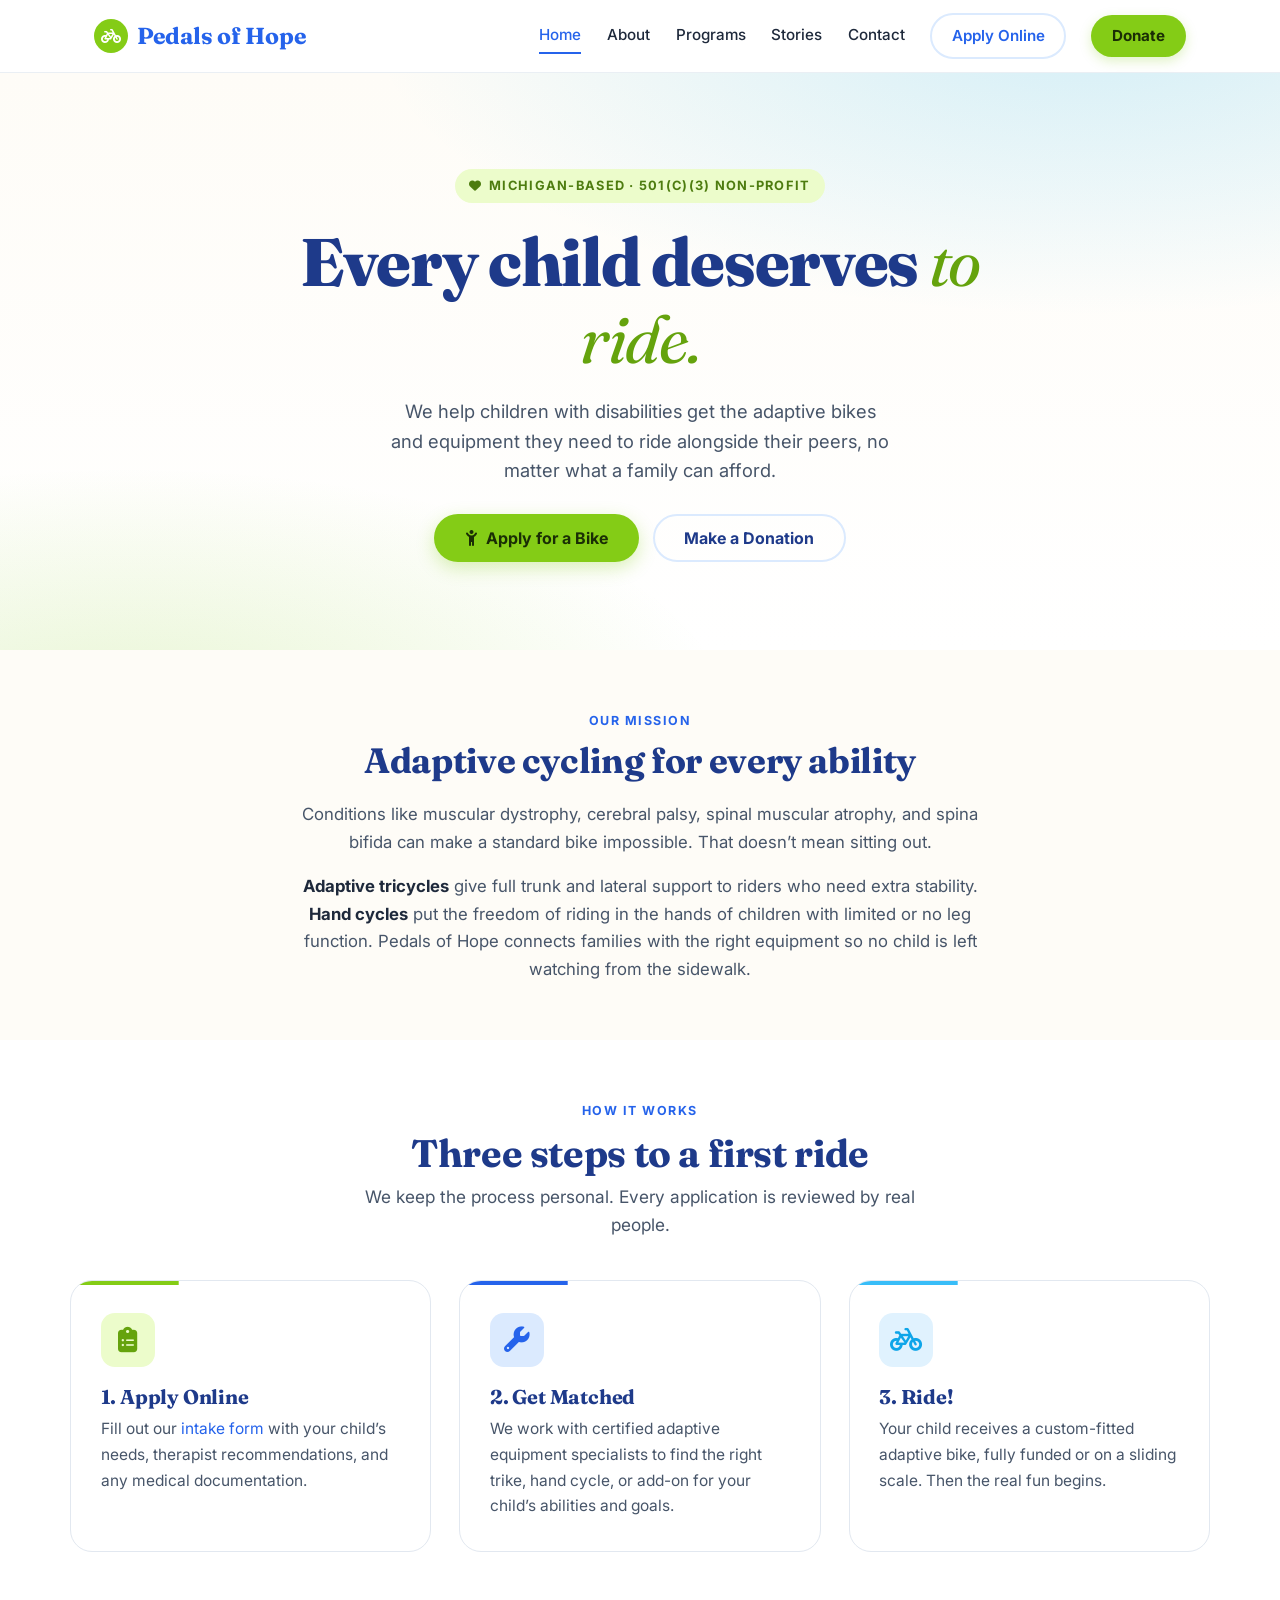
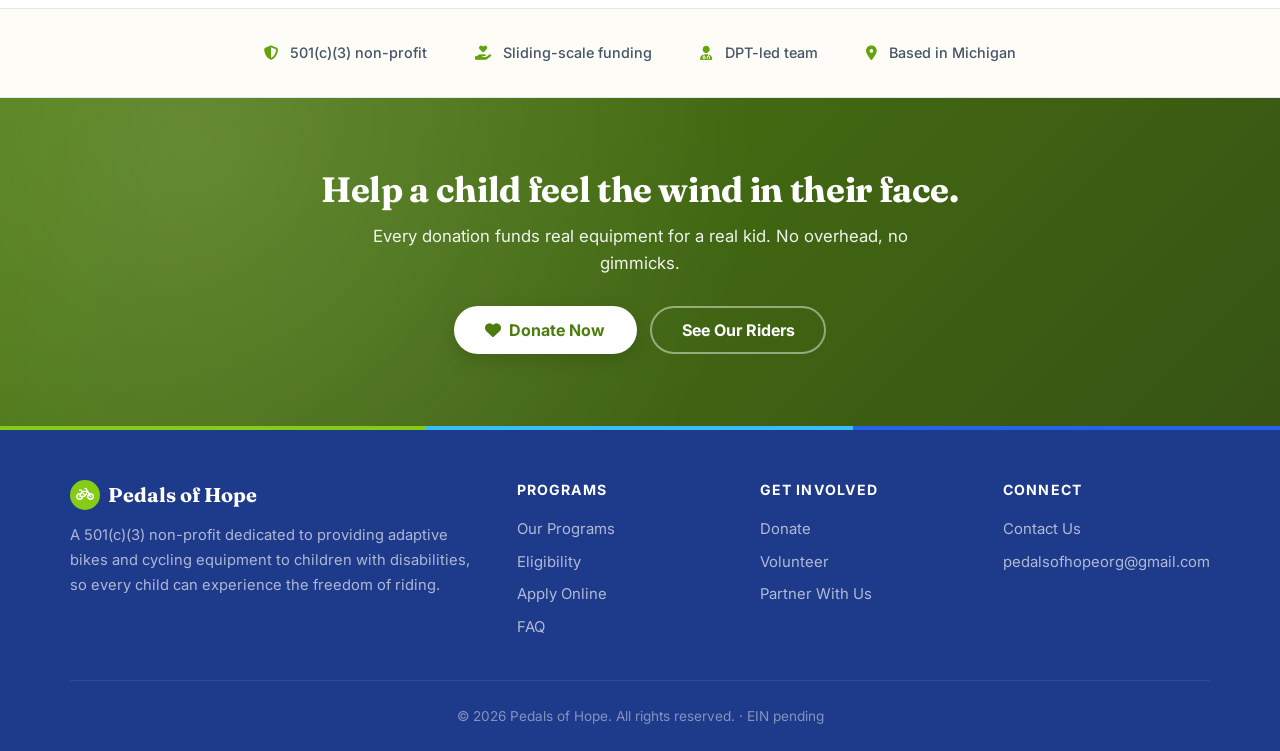
<file: index.html>
<!DOCTYPE html>
<html lang="en">
<head>
  <meta charset="UTF-8">
  <meta name="color-scheme" content="light">
  <meta name="theme-color" content="#FEFCF7">
  <meta name="viewport" content="width=device-width, initial-scale=1.0">
  <title>Pedals of Hope - Adaptive Bikes for Every Child</title>
  <link rel="icon" href="data:image/svg+xml,<svg xmlns=%22http://www.w3.org/2000/svg%22 viewBox=%220 0 100 100%22><text y=%22.9em%22 font-size=%2290%22>🚲</text></svg>">
  <link rel="preconnect" href="https://fonts.googleapis.com">
  <link rel="preconnect" href="https://fonts.gstatic.com" crossorigin>
  <link href="https://fonts.googleapis.com/css2?family=Inter:wght@400;500;600;700;800&family=Fraunces:opsz,wght,SOFT@9..144,400..800,0..100&display=swap" rel="stylesheet">
  <link rel="stylesheet" href="css/style.css">
  <link rel="stylesheet" href="https://cdnjs.cloudflare.com/ajax/libs/font-awesome/6.5.1/css/all.min.css">
</head>
<body>

  <!-- Header -->
  <header class="site-header">
    <nav class="nav-container">
      <a href="index.html" class="logo"><span><i class="fa-solid fa-bicycle"></i></span> Pedals of Hope</a>
      <button class="nav-toggle" onclick="document.querySelector('.nav-links').classList.toggle('open')" aria-label="Menu">☰</button>
      <div class="nav-links">
        <a href="index.html" class="active">Home</a>
        <a href="about.html">About</a>
        <a href="programs.html">Programs</a>
        <a href="stories.html">Stories</a>
        <a href="contact.html">Contact</a>
        <a href="intake.html" class="btn-nav-secondary">Apply Online</a>
        <a href="donate.html" class="btn-nav">Donate</a>
      </div>
    </nav>
  </header>

  <!-- Hero -->
  <section class="hero hero-centered">
    <div class="hero-inner">
      <div class="hero-copy">
        <div class="eyebrow"><i class="fa-solid fa-heart"></i> Michigan-based &middot; 501(c)(3) non-profit</div>
        <h1>Every child deserves <span class="accent">to ride.</span></h1>
        <p class="lead">We help children with disabilities get the adaptive bikes and equipment they need to ride alongside their peers, no matter what a family can afford.</p>
        <div class="hero-buttons">
          <a href="intake.html" class="btn btn-primary"><i class="fa-solid fa-child-reaching"></i> Apply for a Bike</a>
          <a href="donate.html" class="btn btn-outline">Make a Donation</a>
        </div>
      </div>
      <div class="hero-illustration" hidden>
        <!-- Playful SVG scene: child on adaptive trike, hand-drawn feel -->
        <svg viewBox="0 0 500 500" xmlns="http://www.w3.org/2000/svg" role="img" aria-label="Illustration of a child riding an adaptive trike">
          <!-- soft ground -->
          <ellipse cx="250" cy="430" rx="180" ry="16" fill="#84CC16" opacity="0.15"/>
          <!-- sun -->
          <circle cx="410" cy="90" r="42" fill="#FCD34D" opacity="0.85"/>
          <circle cx="410" cy="90" r="55" fill="#FCD34D" opacity="0.25"/>
          <!-- cloud -->
          <g fill="#fff" opacity="0.85">
            <ellipse cx="90" cy="110" rx="34" ry="18"/>
            <ellipse cx="115" cy="100" rx="28" ry="18"/>
            <ellipse cx="140" cy="115" rx="30" ry="16"/>
          </g>
          <!-- trike frame -->
          <g stroke="#1e3a8a" stroke-width="9" stroke-linecap="round" fill="none">
            <!-- rear axle -->
            <line x1="150" y1="360" x2="290" y2="360"/>
            <!-- seat post -->
            <line x1="220" y1="360" x2="220" y2="260"/>
            <!-- top tube to front -->
            <line x1="220" y1="260" x2="330" y2="230"/>
            <!-- front fork -->
            <line x1="330" y1="230" x2="360" y2="360"/>
          </g>
          <!-- rear wheels -->
          <g class="wheel">
            <circle cx="150" cy="360" r="52" fill="#fff" stroke="#1e293b" stroke-width="8"/>
            <circle cx="150" cy="360" r="8" fill="#1e293b"/>
            <g stroke="#94a3b8" stroke-width="3">
              <line x1="150" y1="315" x2="150" y2="405"/>
              <line x1="105" y1="360" x2="195" y2="360"/>
              <line x1="118" y1="328" x2="182" y2="392"/>
              <line x1="118" y1="392" x2="182" y2="328"/>
            </g>
          </g>
          <g class="wheel">
            <circle cx="290" cy="360" r="52" fill="#fff" stroke="#1e293b" stroke-width="8"/>
            <circle cx="290" cy="360" r="8" fill="#1e293b"/>
            <g stroke="#94a3b8" stroke-width="3">
              <line x1="290" y1="315" x2="290" y2="405"/>
              <line x1="245" y1="360" x2="335" y2="360"/>
              <line x1="258" y1="328" x2="322" y2="392"/>
              <line x1="258" y1="392" x2="322" y2="328"/>
            </g>
          </g>
          <!-- front wheel -->
          <g class="wheel">
            <circle cx="360" cy="360" r="52" fill="#fff" stroke="#1e293b" stroke-width="8"/>
            <circle cx="360" cy="360" r="8" fill="#1e293b"/>
            <g stroke="#94a3b8" stroke-width="3">
              <line x1="360" y1="315" x2="360" y2="405"/>
              <line x1="315" y1="360" x2="405" y2="360"/>
              <line x1="328" y1="328" x2="392" y2="392"/>
              <line x1="328" y1="392" x2="392" y2="328"/>
            </g>
          </g>
          <!-- seat -->
          <rect x="200" y="245" width="42" height="16" rx="6" fill="#38BDF8"/>
          <!-- handlebar -->
          <line x1="330" y1="230" x2="325" y2="195" stroke="#1e3a8a" stroke-width="9" stroke-linecap="round"/>
          <line x1="310" y1="200" x2="345" y2="200" stroke="#1e3a8a" stroke-width="9" stroke-linecap="round"/>
          <!-- streamers -->
          <g stroke="#84CC16" stroke-width="4" stroke-linecap="round" fill="none">
            <path d="M 345 200 Q 375 205 385 220"/>
            <path d="M 345 208 Q 380 215 395 232"/>
          </g>
          <g stroke="#38BDF8" stroke-width="4" stroke-linecap="round" fill="none">
            <path d="M 310 200 Q 285 205 275 220"/>
            <path d="M 310 208 Q 280 215 265 232"/>
          </g>
          <!-- child body -->
          <!-- torso: bright shirt -->
          <path d="M 200 210 Q 220 195 250 205 L 258 265 Q 240 275 215 268 Z" fill="#2563EB"/>
          <!-- arms reaching to bars -->
          <path d="M 250 215 Q 280 205 320 205" stroke="#f5d0a9" stroke-width="14" stroke-linecap="round" fill="none"/>
          <path d="M 250 215 Q 250 190 240 185" stroke="#f5d0a9" stroke-width="14" stroke-linecap="round" fill="none"/>
          <!-- head -->
          <circle cx="215" cy="175" r="30" fill="#f5d0a9"/>
          <!-- helmet -->
          <path d="M 185 168 Q 190 138 218 138 Q 245 138 248 168 L 246 172 L 187 172 Z" fill="#84CC16"/>
          <line x1="205" y1="152" x2="235" y2="152" stroke="#65A30D" stroke-width="3"/>
          <!-- helmet strap -->
          <path d="M 190 172 Q 200 195 215 197" stroke="#65A30D" stroke-width="3" fill="none"/>
          <!-- smile -->
          <path d="M 205 185 Q 215 195 225 185" stroke="#1e293b" stroke-width="3" stroke-linecap="round" fill="none"/>
          <!-- eyes -->
          <circle cx="207" cy="175" r="2.5" fill="#1e293b"/>
          <circle cx="223" cy="175" r="2.5" fill="#1e293b"/>
          <!-- legs -->
          <path d="M 225 265 Q 210 300 200 335" stroke="#0EA5E9" stroke-width="16" stroke-linecap="round" fill="none"/>
          <path d="M 245 265 Q 260 295 260 330" stroke="#0EA5E9" stroke-width="16" stroke-linecap="round" fill="none"/>
          <!-- shoes -->
          <ellipse cx="197" cy="342" rx="15" ry="8" fill="#1e293b"/>
          <ellipse cx="262" cy="336" rx="15" ry="8" fill="#1e293b"/>
        </svg>
      </div>
    </div>
  </section>

  <!-- Mission -->
  <section class="section section-cream">
    <div class="container">
      <div style="max-width:720px; margin:0 auto; text-align:center;">
        <div class="eyebrow" style="display:inline-block; font-size:0.78rem; font-weight:700; letter-spacing:0.12em; text-transform:uppercase; color:var(--royal); margin-bottom:0.6rem;">Our Mission</div>
        <h2 style="font-size:clamp(1.7rem, 3vw, 2.2rem); color:var(--royal-deep); margin-bottom:1.25rem;">Adaptive cycling for every ability</h2>
        <p style="margin-bottom:1rem; font-size:1.05rem; color:var(--text-light);">Conditions like muscular dystrophy, cerebral palsy, spinal muscular atrophy, and spina bifida can make a standard bike impossible. That doesn&rsquo;t mean sitting out.</p>
        <p style="font-size:1.05rem; color:var(--text-light);"><strong style="color:var(--text);">Adaptive tricycles</strong> give full trunk and lateral support to riders who need extra stability. <strong style="color:var(--text);">Hand cycles</strong> put the freedom of riding in the hands of children with limited or no leg function. Pedals of Hope connects families with the right equipment so no child is left watching from the sidewalk.</p>
      </div>
    </div>
  </section>

  <!-- How It Works -->
  <section class="section">
    <div class="container">
      <div class="section-header">
        <div class="eyebrow">How It Works</div>
        <h2>Three steps to a first ride</h2>
        <p>We keep the process personal. Every application is reviewed by real people.</p>
      </div>
      <div class="card-grid">
        <div class="card">
          <div class="card-icon"><i class="fa-solid fa-clipboard-list"></i></div>
          <h3>1. Apply Online</h3>
          <p>Fill out our <a href="intake.html">intake form</a> with your child&rsquo;s needs, therapist recommendations, and any medical documentation.</p>
        </div>
        <div class="card">
          <div class="card-icon blue"><i class="fa-solid fa-wrench"></i></div>
          <h3>2. Get Matched</h3>
          <p>We work with certified adaptive equipment specialists to find the right trike, hand cycle, or add-on for your child&rsquo;s abilities and goals.</p>
        </div>
        <div class="card">
          <div class="card-icon sky"><i class="fa-solid fa-bicycle"></i></div>
          <h3>3. Ride!</h3>
          <p>Your child receives a custom-fitted adaptive bike, fully funded or on a sliding scale. Then the real fun begins.</p>
        </div>
      </div>
    </div>
  </section>

  <!-- Trust strip -->
  <section class="trust-strip">
    <div class="trust-strip-inner">
      <span><i class="fa-solid fa-shield-halved"></i> 501(c)(3) non-profit</span>
      <span><i class="fa-solid fa-hand-holding-heart"></i> Sliding-scale funding</span>
      <span><i class="fa-solid fa-user-doctor"></i> DPT-led team</span>
      <span><i class="fa-solid fa-location-dot"></i> Based in Michigan</span>
    </div>
  </section>

  <!-- CTA Banner -->
  <section class="cta-banner cta-green">
    <h2>Help a child feel the wind in their face.</h2>
    <p>Every donation funds real equipment for a real kid. No overhead, no gimmicks.</p>
    <div class="hero-buttons">
      <a href="donate.html" class="btn btn-primary"><i class="fa-solid fa-heart"></i> Donate Now</a>
      <a href="stories.html" class="btn btn-outline">See Our Riders</a>
    </div>
  </section>

  <!-- Footer -->
  <footer class="site-footer">
    <div class="footer-grid">
      <div class="footer-about">
        <div class="footer-logo"><span class="badge"><i class="fa-solid fa-bicycle"></i></span> Pedals of Hope</div>
        <p>A 501(c)(3) non-profit dedicated to providing adaptive bikes and cycling equipment to children with disabilities, so every child can experience the freedom of riding.</p>
      </div>
      <div>
        <h4>Programs</h4>
        <a href="programs.html">Our Programs</a>
        <a href="programs.html#eligibility">Eligibility</a>
        <a href="intake.html">Apply Online</a>
        <a href="programs.html#faq">FAQ</a>
      </div>
      <div>
        <h4>Get Involved</h4>
        <a href="donate.html">Donate</a>
        <a href="contact.html">Volunteer</a>
        <a href="contact.html">Partner With Us</a>
      </div>
      <div>
        <h4>Connect</h4>
        <a href="contact.html">Contact Us</a>
        <a href="mailto:pedalsofhopeorg@gmail.com">pedalsofhopeorg@gmail.com</a>
      </div>
    </div>
    <div class="footer-bottom">
      &copy; 2026 Pedals of Hope. All rights reserved. &middot; EIN pending
    </div>
  </footer>

  <script>
    (function(){
      const targets = document.querySelectorAll('.section, .stats-bar, .cta-banner, .card, .testimonial, .trust-strip');
      // If IntersectionObserver isn't available, show everything.
      if (!('IntersectionObserver' in window)) {
        targets.forEach(el => el.classList.add('animate-on-scroll', 'visible'));
        return;
      }
      const observer = new IntersectionObserver((entries) => {
        entries.forEach(entry => {
          if (entry.isIntersecting) { entry.target.classList.add('visible'); observer.unobserve(entry.target); }
        });
      }, { threshold: 0.1, rootMargin: '0px 0px -60px 0px' });
      targets.forEach(el => {
        el.classList.add('animate-on-scroll');
        observer.observe(el);
      });
      // Safety net: after 2s, reveal any remaining stuck elements.
      setTimeout(() => {
        document.querySelectorAll('.animate-on-scroll:not(.visible)').forEach(el => el.classList.add('visible'));
      }, 2000);
    })();
  </script>
</body>
</html>
</file>
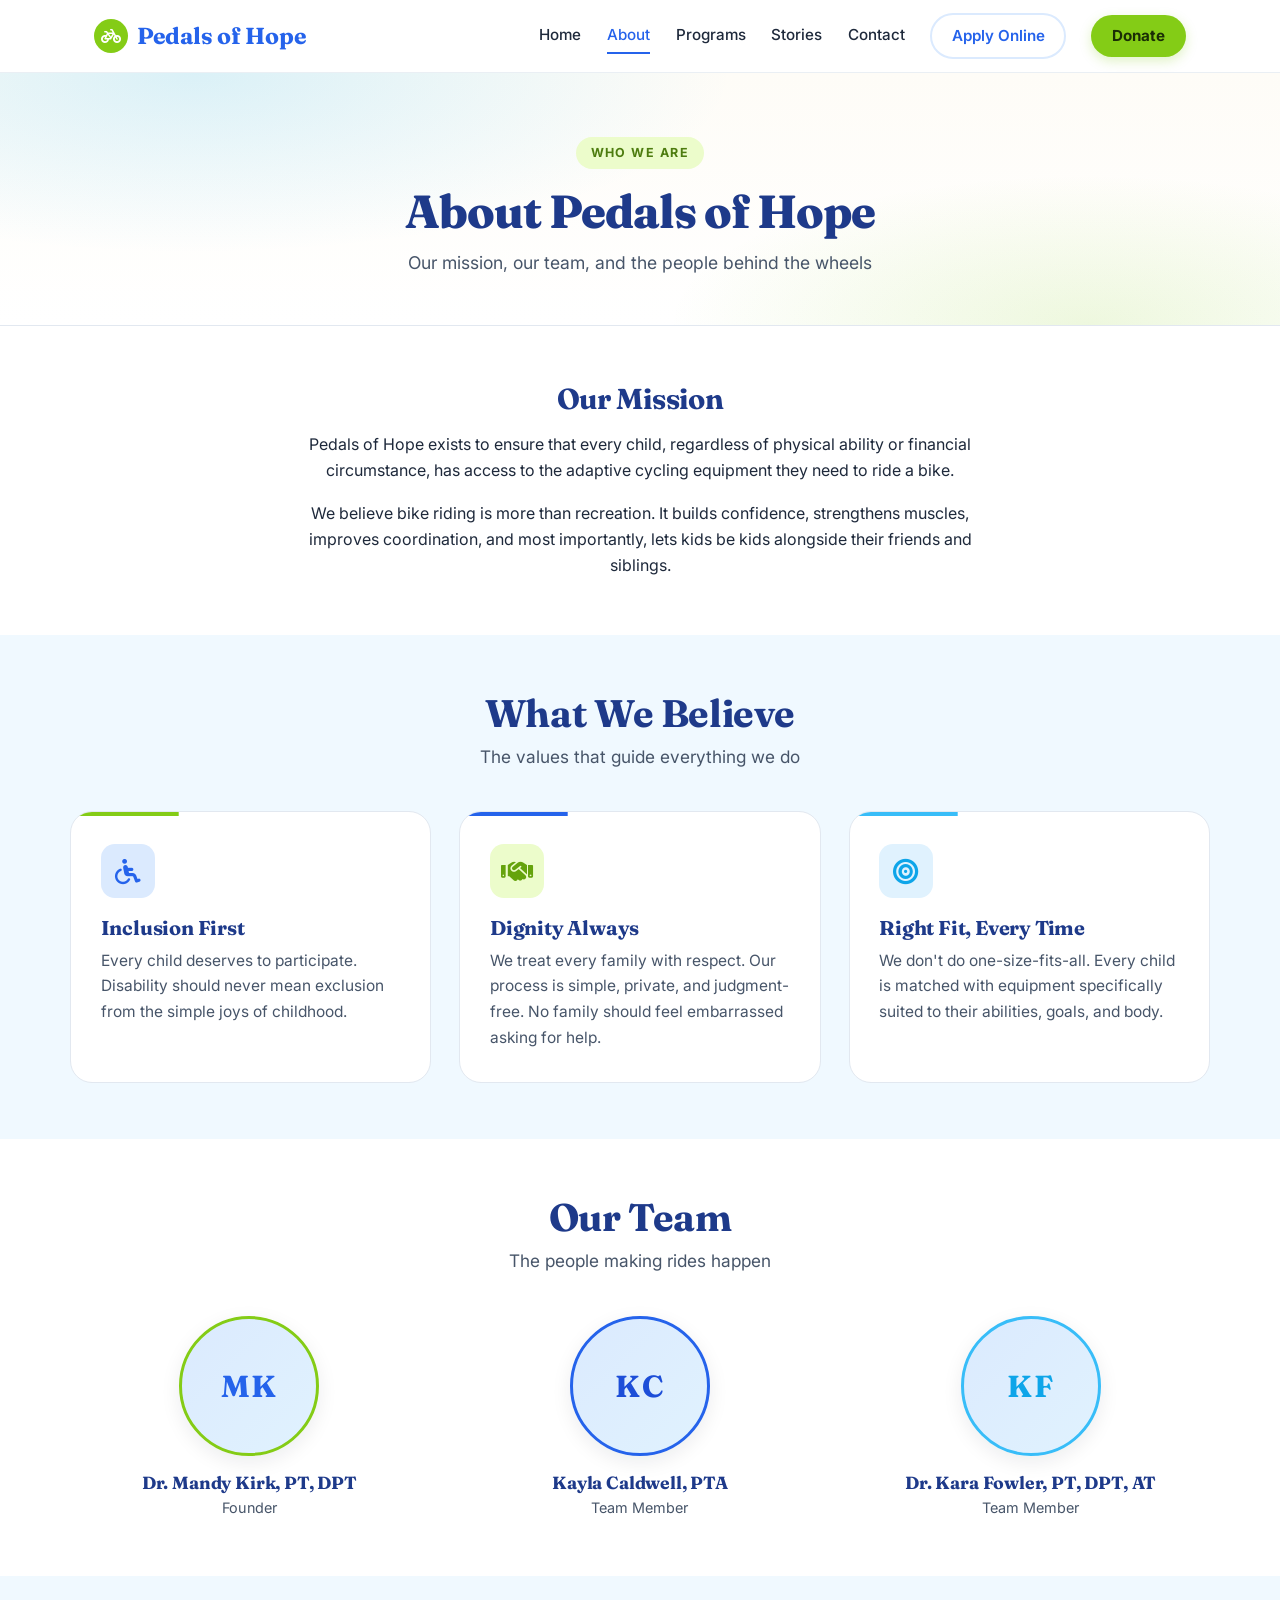
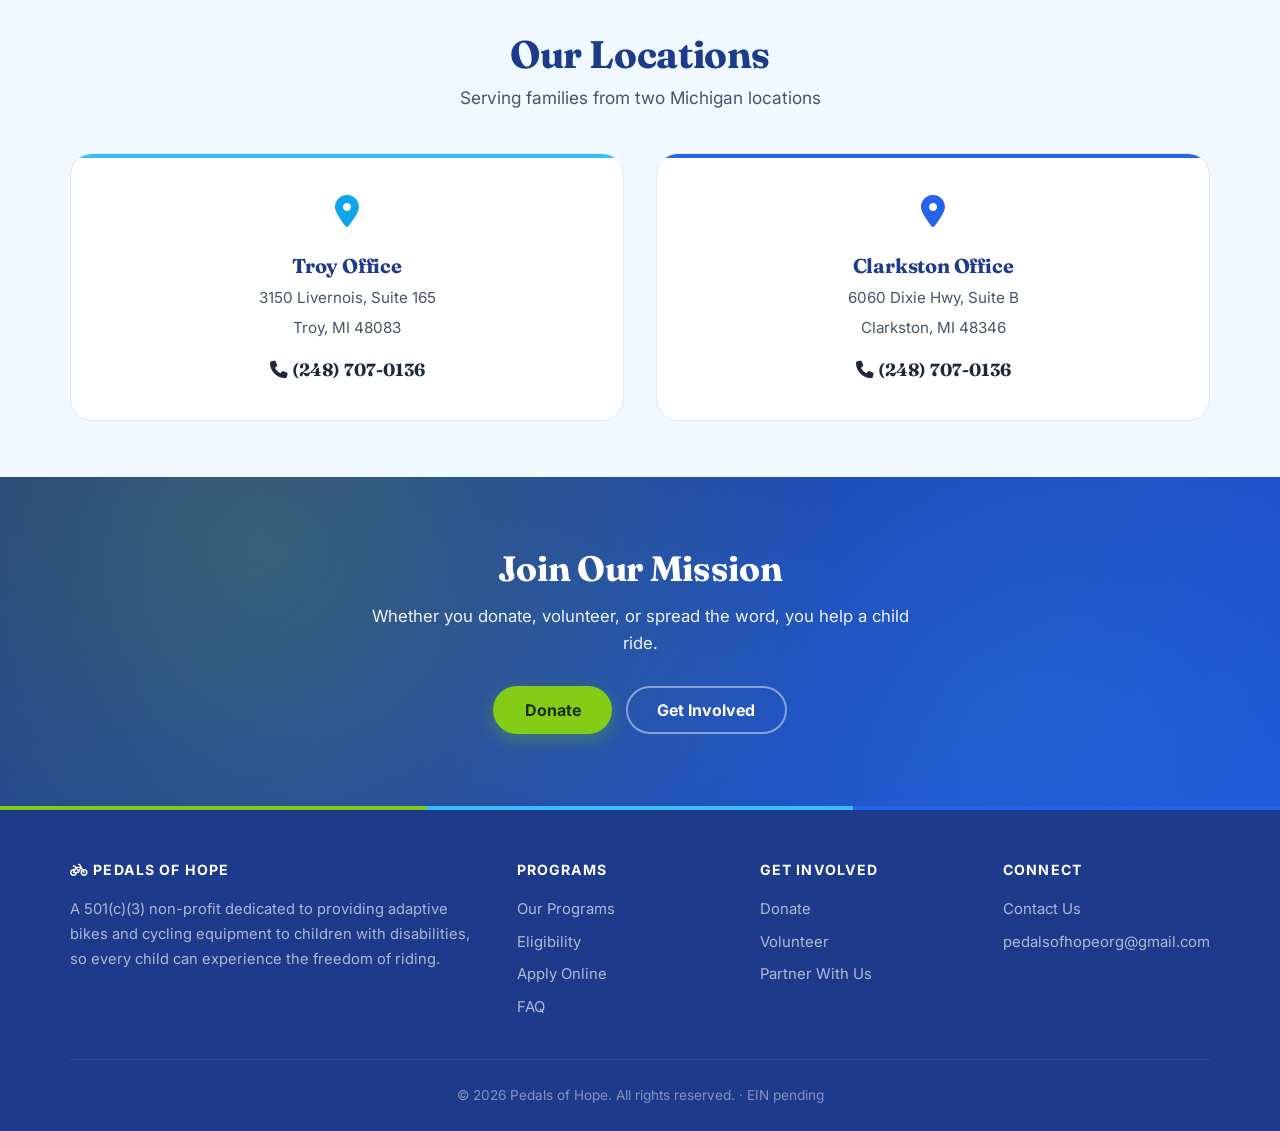
<file: about.html>
<!DOCTYPE html>
<html lang="en">
<head>
  <meta charset="UTF-8">
  <meta name="color-scheme" content="light">
  <meta name="theme-color" content="#FEFCF7">
  <meta name="viewport" content="width=device-width, initial-scale=1.0">
  <title>About Us - Pedals of Hope</title>
  <link rel="icon" href="data:image/svg+xml,<svg xmlns=%22http://www.w3.org/2000/svg%22 viewBox=%220 0 100 100%22><text y=%22.9em%22 font-size=%2290%22>🚲</text></svg>">
  <link rel="preconnect" href="https://fonts.googleapis.com">
  <link rel="preconnect" href="https://fonts.gstatic.com" crossorigin>
  <link href="https://fonts.googleapis.com/css2?family=Inter:wght@400;500;600;700;800&family=Fraunces:opsz,wght,SOFT@9..144,400..800,0..100&display=swap" rel="stylesheet">
  <link rel="stylesheet" href="css/style.css">
  <link rel="stylesheet" href="https://cdnjs.cloudflare.com/ajax/libs/font-awesome/6.5.1/css/all.min.css">
</head>
<body>

  <header class="site-header">
    <nav class="nav-container">
      <a href="index.html" class="logo"><span><i class="fa-solid fa-bicycle"></i></span> Pedals of Hope</a>
      <button class="nav-toggle" onclick="document.querySelector('.nav-links').classList.toggle('open')" aria-label="Menu">☰</button>
      <div class="nav-links">
        <a href="index.html">Home</a>
        <a href="about.html" class="active">About</a>
        <a href="programs.html">Programs</a>
        <a href="stories.html">Stories</a>
        <a href="contact.html">Contact</a>
        <a href="intake.html" class="btn-nav-secondary">Apply Online</a>
        <a href="donate.html" class="btn-nav">Donate</a>
      </div>
    </nav>
  </header>

  <section class="page-header ph-about">
    <div class="eyebrow">Who We Are</div>
    <h1>About Pedals of Hope</h1>
    <p>Our mission, our team, and the people behind the wheels</p>
  </section>

  <!-- Mission -->
  <section class="section">
    <div class="container">
      <div style="max-width:700px; margin:0 auto; text-align:center;">
        <h2 style="font-size:1.8rem; color:var(--primary-dark); margin-bottom:1rem;">Our Mission</h2>
        <p style="margin-bottom:1rem;">Pedals of Hope exists to ensure that every child, regardless of physical ability or financial circumstance, has access to the adaptive cycling equipment they need to ride a bike.</p>
        <p>We believe bike riding is more than recreation. It builds confidence, strengthens muscles, improves coordination, and most importantly, lets kids be kids alongside their friends and siblings.</p>
      </div>
    </div>
  </section>

  <!-- Values -->
  <section class="section section-alt">
    <div class="container">
      <div class="section-header">
        <h2>What We Believe</h2>
        <p>The values that guide everything we do</p>
      </div>
      <div class="card-grid">
        <div class="card">
          <div class="card-icon blue"><i class="fa-solid fa-wheelchair"></i></div>
          <h3>Inclusion First</h3>
          <p>Every child deserves to participate. Disability should never mean exclusion from the simple joys of childhood.</p>
        </div>
        <div class="card">
          <div class="card-icon"><i class="fa-solid fa-handshake"></i></div>
          <h3>Dignity Always</h3>
          <p>We treat every family with respect. Our process is simple, private, and judgment-free. No family should feel embarrassed asking for help.</p>
        </div>
        <div class="card">
          <div class="card-icon sky"><i class="fa-solid fa-bullseye"></i></div>
          <h3>Right Fit, Every Time</h3>
          <p>We don't do one-size-fits-all. Every child is matched with equipment specifically suited to their abilities, goals, and body.</p>
        </div>
      </div>
    </div>
  </section>

  <!-- Team -->
  <section class="section">
    <div class="container">
      <div class="section-header">
        <h2>Our Team</h2>
        <p>The people making rides happen</p>
      </div>
      <div class="team-grid">
        <!-- Staff photos coming Tues Jul 14, 2026 -->
        <div class="team-member">
          <div class="img-placeholder">
            <span class="team-initials">MK</span>
          </div>
          <h3>Dr. Mandy Kirk, PT, DPT</h3>
          <p>Founder</p>
        </div>
        <div class="team-member">
          <div class="img-placeholder">
            <span class="team-initials">KC</span>
          </div>
          <h3>Kayla Caldwell, PTA</h3>
          <p>Team Member</p>
        </div>
        <div class="team-member">
          <div class="img-placeholder">
            <span class="team-initials">KF</span>
          </div>
          <h3>Dr. Kara Fowler, PT, DPT, AT</h3>
          <p>Team Member</p>
        </div>
      </div>
    </div>
  </section>

  <!-- Locations -->
  <section class="section section-alt">
    <div class="container">
      <div class="section-header">
        <h2>Our Locations</h2>
        <p>Serving families from two Michigan locations</p>
      </div>
      <div class="locations-grid">
        <div class="location-card">
          <div class="location-icon"><i class="fa-solid fa-location-dot"></i></div>
          <h3>Troy Office</h3>
          <p>3150 Livernois, Suite 165</p>
          <p>Troy, MI 48083</p>
          <p class="location-phone"><i class="fa-solid fa-phone"></i> <a href="tel:+12487070136" style="color:inherit;">(248) 707-0136</a></p>
        </div>
        <div class="location-card">
          <div class="location-icon"><i class="fa-solid fa-location-dot"></i></div>
          <h3>Clarkston Office</h3>
          <p>6060 Dixie Hwy, Suite B</p>
          <p>Clarkston, MI 48346</p>
          <p class="location-phone"><i class="fa-solid fa-phone"></i> <a href="tel:+12487070136" style="color:inherit;">(248) 707-0136</a></p>
        </div>
      </div>
    </div>
  </section>


  <!-- CTA -->
  <section class="cta-banner">
    <h2>Join Our Mission</h2>
    <p>Whether you donate, volunteer, or spread the word, you help a child ride.</p>
    <div class="hero-buttons">
      <a href="donate.html" class="btn btn-primary">Donate</a>
      <a href="contact.html" class="btn btn-outline">Get Involved</a>
    </div>
  </section>

  <footer class="site-footer">
    <div class="footer-grid">
      <div class="footer-about">
        <h4><i class="fa-solid fa-bicycle"></i> Pedals of Hope</h4>
        <p>A 501(c)(3) non-profit dedicated to providing adaptive bikes and cycling equipment to children with disabilities, so every child can experience the freedom of riding.</p>
      </div>
      <div>
        <h4>Programs</h4>
        <a href="programs.html">Our Programs</a>
        <a href="programs.html#eligibility">Eligibility</a>
        <a href="intake.html">Apply Online</a>
        <a href="programs.html#faq">FAQ</a>
      </div>
      <div>
        <h4>Get Involved</h4>
        <a href="donate.html">Donate</a>
        <a href="contact.html">Volunteer</a>
        <a href="contact.html">Partner With Us</a>
      </div>
      <div>
        <h4>Connect</h4>
        <a href="contact.html">Contact Us</a>
        <a href="mailto:pedalsofhopeorg@gmail.com">pedalsofhopeorg@gmail.com</a>
      </div>
    </div>
<div class="footer-bottom">
      &copy; 2026 Pedals of Hope. All rights reserved. &middot; EIN pending
    </div>
  </footer>

  <script>
    (function(){
      const targets = document.querySelectorAll('.section, .stats-bar, .cta-banner, .card, .testimonial, .tier, .step, .team-member, .location-card, .trust-strip');
      if (!('IntersectionObserver' in window)) {
        targets.forEach(el => el.classList.add('animate-on-scroll', 'visible'));
        return;
      }
      const observer = new IntersectionObserver((entries) => {
        entries.forEach(entry => {
          if (entry.isIntersecting) { entry.target.classList.add('visible'); observer.unobserve(entry.target); }
        });
      }, { threshold: 0.1, rootMargin: '0px 0px -60px 0px' });
      targets.forEach(el => {
        el.classList.add('animate-on-scroll');
        observer.observe(el);
      });
      setTimeout(() => {
        document.querySelectorAll('.animate-on-scroll:not(.visible)').forEach(el => el.classList.add('visible'));
      }, 2000);
    })();
  </script>
</body>
</html>
</file>
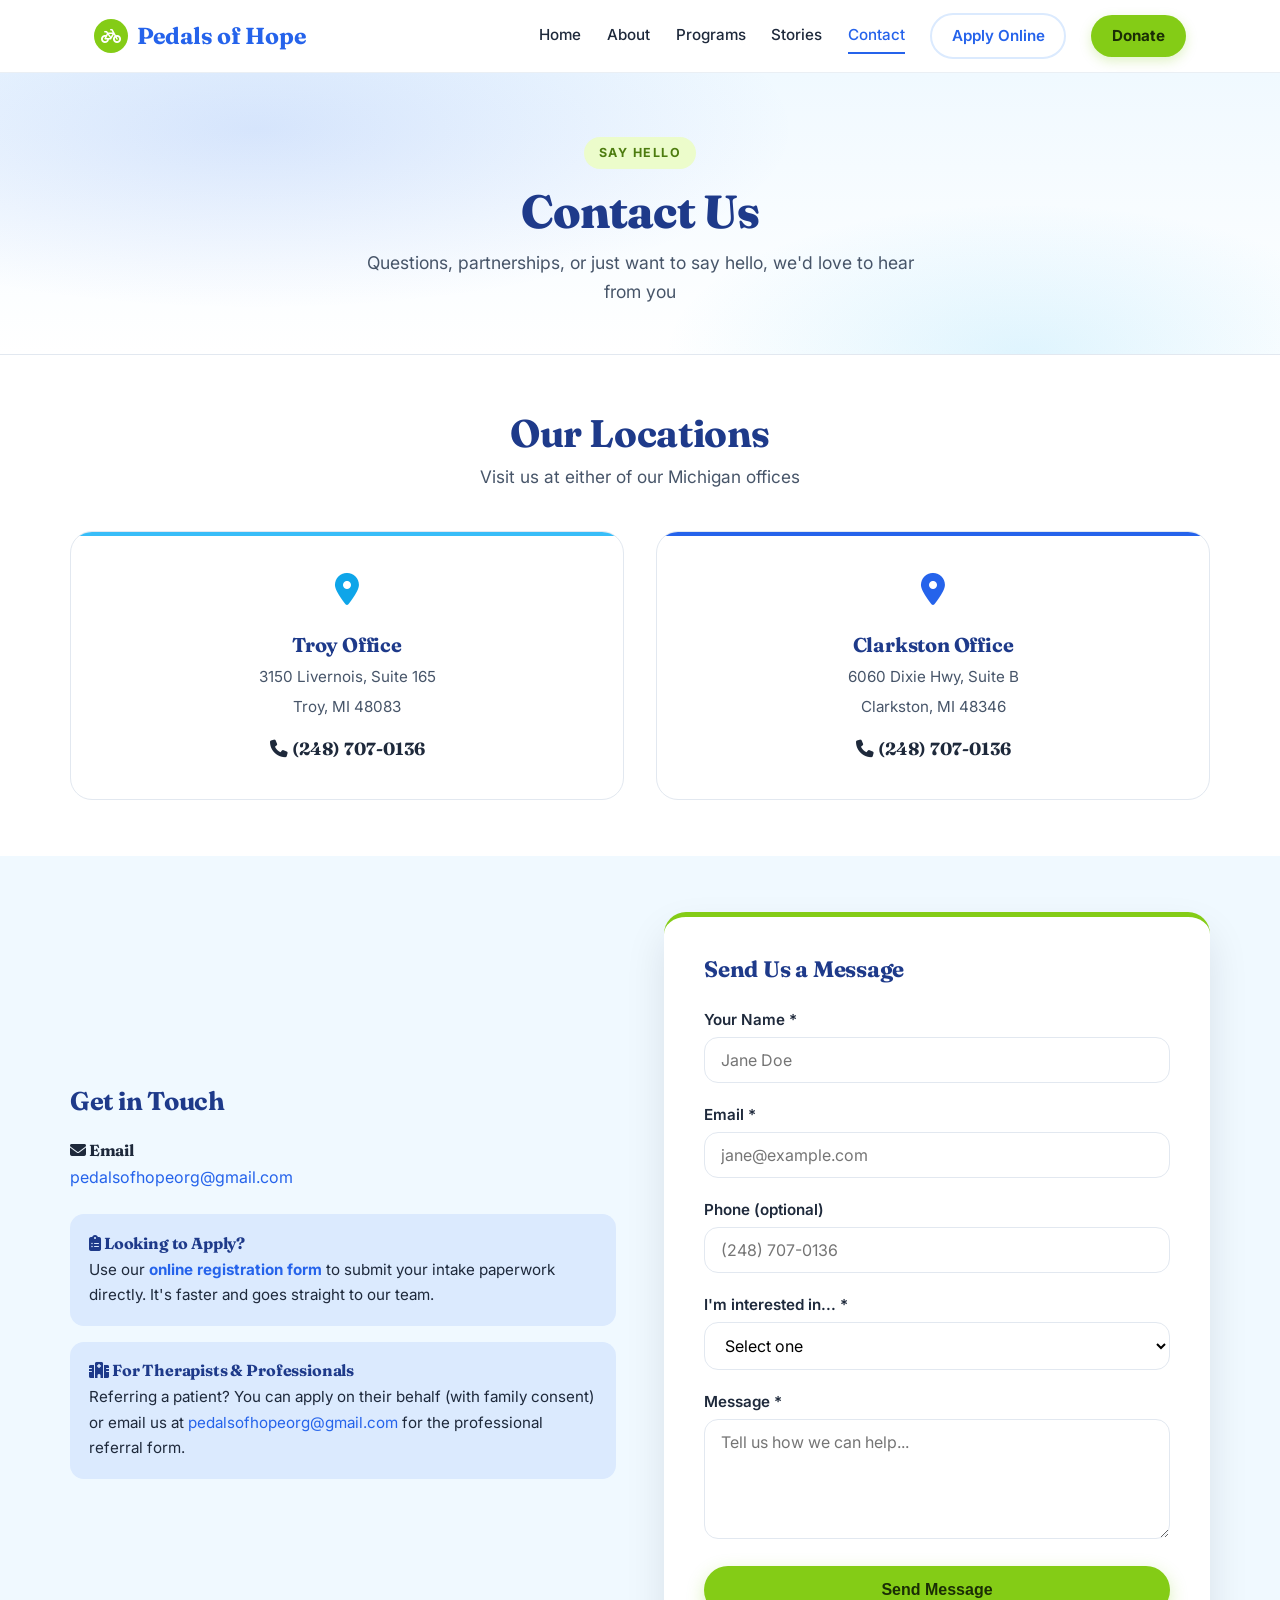
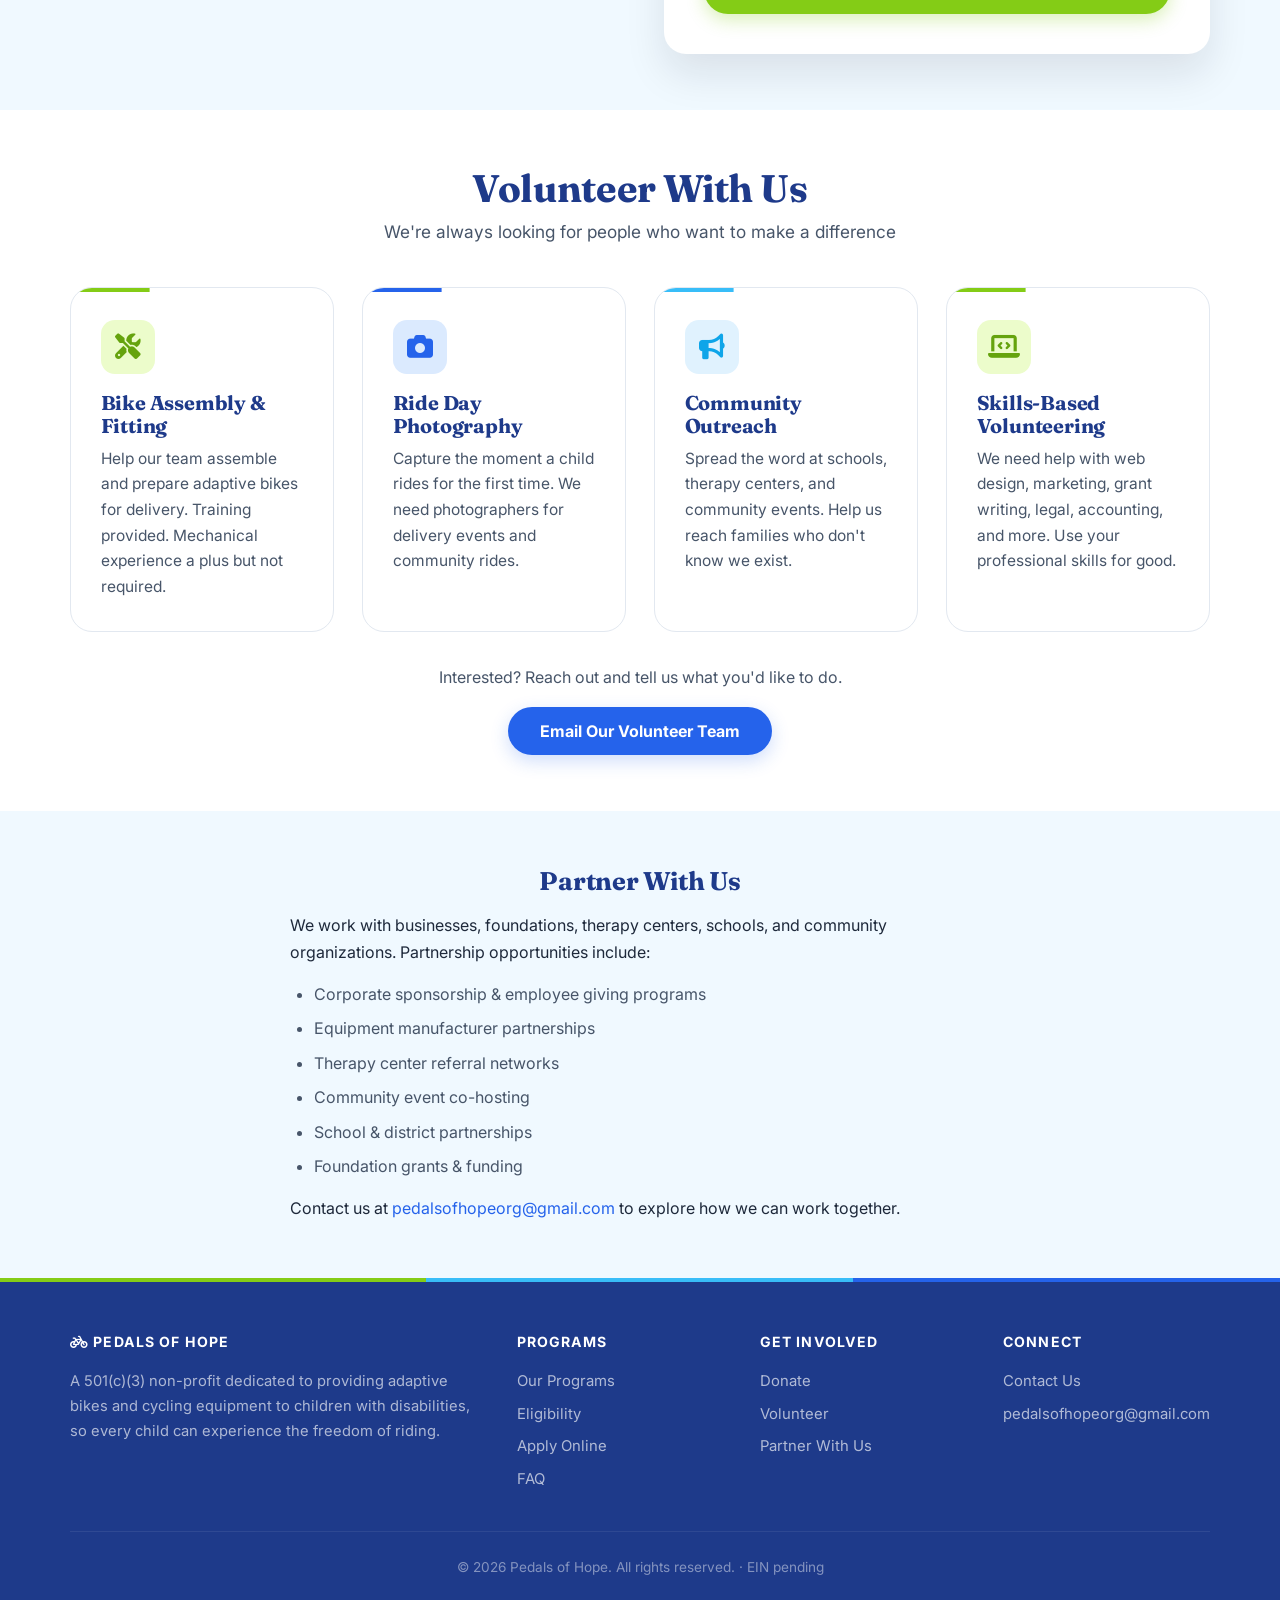
<file: contact.html>
<!DOCTYPE html>
<html lang="en">
<head>
  <meta charset="UTF-8">
  <meta name="color-scheme" content="light">
  <meta name="theme-color" content="#FEFCF7">
  <meta name="viewport" content="width=device-width, initial-scale=1.0">
  <title>Contact Us - Pedals of Hope</title>
  <link rel="icon" href="data:image/svg+xml,<svg xmlns=%22http://www.w3.org/2000/svg%22 viewBox=%220 0 100 100%22><text y=%22.9em%22 font-size=%2290%22>🚲</text></svg>">
  <link rel="preconnect" href="https://fonts.googleapis.com">
  <link rel="preconnect" href="https://fonts.gstatic.com" crossorigin>
  <link href="https://fonts.googleapis.com/css2?family=Inter:wght@400;500;600;700;800&family=Fraunces:opsz,wght,SOFT@9..144,400..800,0..100&display=swap" rel="stylesheet">
  <link rel="stylesheet" href="css/style.css">
  <link rel="stylesheet" href="https://cdnjs.cloudflare.com/ajax/libs/font-awesome/6.5.1/css/all.min.css">
</head>
<body>

  <header class="site-header">
    <nav class="nav-container">
      <a href="index.html" class="logo"><span><i class="fa-solid fa-bicycle"></i></span> Pedals of Hope</a>
      <button class="nav-toggle" onclick="document.querySelector('.nav-links').classList.toggle('open')" aria-label="Menu">☰</button>
      <div class="nav-links">
        <a href="index.html">Home</a>
        <a href="about.html">About</a>
        <a href="programs.html">Programs</a>
        <a href="stories.html">Stories</a>
        <a href="contact.html" class="active">Contact</a>
        <a href="intake.html" class="btn-nav-secondary">Apply Online</a>
        <a href="donate.html" class="btn-nav">Donate</a>
      </div>
    </nav>
  </header>

  <section class="page-header ph-contact">
    <div class="eyebrow">Say Hello</div>
    <h1>Contact Us</h1>
    <p>Questions, partnerships, or just want to say hello, we'd love to hear from you</p>
  </section>

  <!-- Locations -->
  <section class="section">
    <div class="container">
      <div class="section-header">
        <h2>Our Locations</h2>
        <p>Visit us at either of our Michigan offices</p>
      </div>
      <div class="locations-grid">
        <div class="location-card">
          <div class="location-icon"><i class="fa-solid fa-location-dot"></i></div>
          <h3>Troy Office</h3>
          <p>3150 Livernois, Suite 165</p>
          <p>Troy, MI 48083</p>
          <p class="location-phone"><i class="fa-solid fa-phone"></i> <a href="tel:+12487070136" style="color:inherit;">(248) 707-0136</a></p>
        </div>
        <div class="location-card">
          <div class="location-icon"><i class="fa-solid fa-location-dot"></i></div>
          <h3>Clarkston Office</h3>
          <p>6060 Dixie Hwy, Suite B</p>
          <p>Clarkston, MI 48346</p>
          <p class="location-phone"><i class="fa-solid fa-phone"></i> <a href="tel:+12487070136" style="color:inherit;">(248) 707-0136</a></p>
        </div>
      </div>
    </div>
  </section>

  <!-- Contact Info + Form -->
  <section class="section section-alt">
    <div class="container">
      <div class="two-col">
        <div>
          <h2 style="font-size:1.6rem; color:var(--primary-dark); margin-bottom:1.5rem;">Get in Touch</h2>

          <div style="margin-bottom:1.5rem;">
            <h3 style="font-size:1rem; margin-bottom:0.3rem;"><i class="fa-solid fa-envelope"></i> Email</h3>
            <p><a href="mailto:pedalsofhopeorg@gmail.com">pedalsofhopeorg@gmail.com</a></p>
          </div>

          <div style="background:var(--primary-light); padding:1.2rem; border-radius:var(--radius); margin-top:1rem;">
            <h3 style="font-size:1rem; color:var(--primary-dark); margin-bottom:0.3rem;"><i class="fa-solid fa-clipboard-list"></i> Looking to Apply?</h3>
            <p style="font-size:0.95rem;">Use our <a href="intake.html"><strong>online registration form</strong></a> to submit your intake paperwork directly. It's faster and goes straight to our team.</p>
          </div>

          <div style="background:var(--primary-light); padding:1.2rem; border-radius:var(--radius); margin-top:1rem;">
            <h3 style="font-size:1rem; color:var(--primary-dark); margin-bottom:0.3rem;"><i class="fa-solid fa-hospital"></i> For Therapists & Professionals</h3>
            <p style="font-size:0.95rem;">Referring a patient? You can apply on their behalf (with family consent) or email us at <a href="mailto:pedalsofhopeorg@gmail.com">pedalsofhopeorg@gmail.com</a> for the professional referral form.</p>
          </div>
        </div>

        <!-- Contact Form -->
        <div class="form-card" style="margin:0;">
          <h2 style="font-size:1.4rem; color:var(--primary-dark); margin-bottom:1.5rem;">Send Us a Message</h2>
          <form action="https://formsubmit.co/pedalsofhopeorg@gmail.com" method="POST">
            <input type="hidden" name="_subject" value="Website Contact - Pedals of Hope">
            <input type="hidden" name="_template" value="table">
            <input type="hidden" name="_next" value="https://pedalsofhope.com/thanks.html">
            <input type="hidden" name="_captcha" value="true">
            <input type="text" name="_honey" style="display:none">

            <div class="form-group">
              <label>Your Name *</label>
              <input type="text" name="name" placeholder="Jane Doe" required>
            </div>
            <div class="form-group">
              <label>Email *</label>
              <input type="email" name="email" placeholder="jane@example.com" required>
            </div>
            <div class="form-group">
              <label>Phone (optional)</label>
              <input type="tel" name="phone" placeholder="(248) 707-0136">
            </div>
            <div class="form-group">
              <label>I'm interested in... *</label>
              <select name="interest" required>
                <option value="">Select one</option>
                <option>Making a donation</option>
                <option>Volunteering</option>
                <option>Corporate partnership</option>
                <option>Professional referral</option>
                <option>Media inquiry</option>
                <option>Donating equipment</option>
                <option>Other</option>
              </select>
            </div>
            <div class="form-group">
              <label>Message *</label>
              <textarea name="message" placeholder="Tell us how we can help..." required></textarea>
            </div>
            <button type="submit" class="btn btn-primary" style="width:100%; text-align:center;">Send Message</button>
          </form>
        </div>
      </div>
    </div>
  </section>

  <!-- Volunteer -->
  <section class="section">
    <div class="container">
      <div class="section-header">
        <h2>Volunteer With Us</h2>
        <p>We're always looking for people who want to make a difference</p>
      </div>
      <div class="card-grid">
        <div class="card">
          <div class="card-icon"><i class="fa-solid fa-screwdriver-wrench"></i></div>
          <h3>Bike Assembly & Fitting</h3>
          <p>Help our team assemble and prepare adaptive bikes for delivery. Training provided. Mechanical experience a plus but not required.</p>
        </div>
        <div class="card">
          <div class="card-icon blue"><i class="fa-solid fa-camera"></i></div>
          <h3>Ride Day Photography</h3>
          <p>Capture the moment a child rides for the first time. We need photographers for delivery events and community rides.</p>
        </div>
        <div class="card">
          <div class="card-icon sky"><i class="fa-solid fa-bullhorn"></i></div>
          <h3>Community Outreach</h3>
          <p>Spread the word at schools, therapy centers, and community events. Help us reach families who don't know we exist.</p>
        </div>
        <div class="card">
          <div class="card-icon"><i class="fa-solid fa-laptop-code"></i></div>
          <h3>Skills-Based Volunteering</h3>
          <p>We need help with web design, marketing, grant writing, legal, accounting, and more. Use your professional skills for good.</p>
        </div>
      </div>
      <div style="text-align:center; margin-top:2rem;">
        <p style="color:var(--text-light); margin-bottom:1rem;">Interested? Reach out and tell us what you'd like to do.</p>
        <a href="mailto:pedalsofhopeorg@gmail.com" class="btn btn-secondary">Email Our Volunteer Team</a>
      </div>
    </div>
  </section>

  <!-- Partners -->
  <section class="section section-alt">
    <div class="container">
      <div style="max-width:700px; margin:0 auto;">
        <h2 style="font-size:1.6rem; color:var(--primary-dark); margin-bottom:1rem; text-align:center;">Partner With Us</h2>
        <p style="margin-bottom:1rem;">We work with businesses, foundations, therapy centers, schools, and community organizations. Partnership opportunities include:</p>
        <ul style="list-style:disc; padding-left:1.5rem; color:var(--text-light);">
          <li style="margin-bottom:0.5rem;">Corporate sponsorship & employee giving programs</li>
          <li style="margin-bottom:0.5rem;">Equipment manufacturer partnerships</li>
          <li style="margin-bottom:0.5rem;">Therapy center referral networks</li>
          <li style="margin-bottom:0.5rem;">Community event co-hosting</li>
          <li style="margin-bottom:0.5rem;">School & district partnerships</li>
          <li style="margin-bottom:0.5rem;">Foundation grants & funding</li>
        </ul>
        <p style="margin-top:1rem;">Contact us at <a href="mailto:pedalsofhopeorg@gmail.com">pedalsofhopeorg@gmail.com</a> to explore how we can work together.</p>
      </div>
    </div>
  </section>

  <footer class="site-footer">
    <div class="footer-grid">
      <div class="footer-about">
        <h4><i class="fa-solid fa-bicycle"></i> Pedals of Hope</h4>
        <p>A 501(c)(3) non-profit dedicated to providing adaptive bikes and cycling equipment to children with disabilities, so every child can experience the freedom of riding.</p>
      </div>
      <div>
        <h4>Programs</h4>
        <a href="programs.html">Our Programs</a>
        <a href="programs.html#eligibility">Eligibility</a>
        <a href="intake.html">Apply Online</a>
        <a href="programs.html#faq">FAQ</a>
      </div>
      <div>
        <h4>Get Involved</h4>
        <a href="donate.html">Donate</a>
        <a href="contact.html">Volunteer</a>
        <a href="contact.html">Partner With Us</a>
      </div>
      <div>
        <h4>Connect</h4>
        <a href="contact.html">Contact Us</a>
        <a href="mailto:pedalsofhopeorg@gmail.com">pedalsofhopeorg@gmail.com</a>
      </div>
    </div>
<div class="footer-bottom">
      &copy; 2026 Pedals of Hope. All rights reserved. &middot; EIN pending
    </div>
  </footer>

  <script>
    (function(){
      const targets = document.querySelectorAll('.section, .stats-bar, .cta-banner, .card, .testimonial, .tier, .step, .team-member, .location-card, .trust-strip');
      if (!('IntersectionObserver' in window)) {
        targets.forEach(el => el.classList.add('animate-on-scroll', 'visible'));
        return;
      }
      const observer = new IntersectionObserver((entries) => {
        entries.forEach(entry => {
          if (entry.isIntersecting) { entry.target.classList.add('visible'); observer.unobserve(entry.target); }
        });
      }, { threshold: 0.1, rootMargin: '0px 0px -60px 0px' });
      targets.forEach(el => {
        el.classList.add('animate-on-scroll');
        observer.observe(el);
      });
      setTimeout(() => {
        document.querySelectorAll('.animate-on-scroll:not(.visible)').forEach(el => el.classList.add('visible'));
      }, 2000);
    })();
  </script>
</body>
</html>
</file>
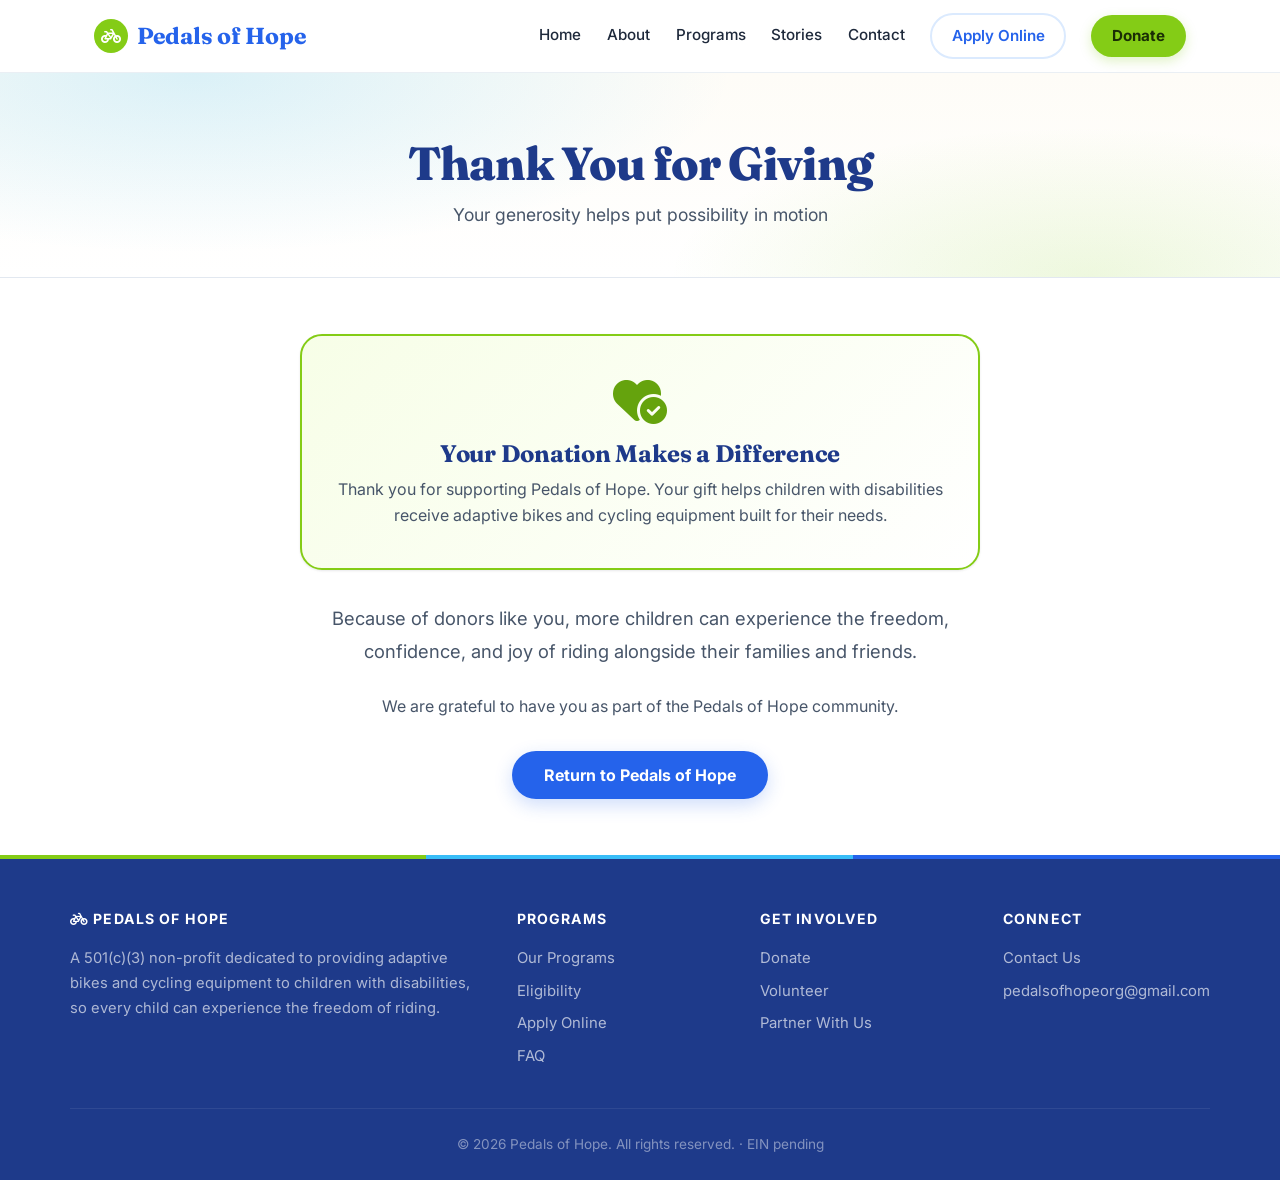
<file: donation-thanks.html>
<!DOCTYPE html>
<html lang="en">
<head>
  <meta charset="UTF-8">
  <meta name="color-scheme" content="light">
  <meta name="theme-color" content="#FEFCF7">
  <meta name="viewport" content="width=device-width, initial-scale=1.0">
  <meta name="robots" content="noindex, nofollow">
  <title>Thank You for Your Donation - Pedals of Hope</title>
  <link rel="icon" href="data:image/svg+xml,<svg xmlns=%22http://www.w3.org/2000/svg%22 viewBox=%220 0 100 100%22><text y=%22.9em%22 font-size=%2290%22>🚲</text></svg>">
  <link rel="preconnect" href="https://fonts.googleapis.com">
  <link rel="preconnect" href="https://fonts.gstatic.com" crossorigin>
  <link href="https://fonts.googleapis.com/css2?family=Inter:wght@400;500;600;700;800&family=Fraunces:opsz,wght,SOFT@9..144,400..800,0..100&display=swap" rel="stylesheet">
  <link rel="stylesheet" href="css/style.css">
  <link rel="stylesheet" href="https://cdnjs.cloudflare.com/ajax/libs/font-awesome/6.5.1/css/all.min.css">
</head>
<body>

  <header class="site-header">
    <nav class="nav-container">
      <a href="index.html" class="logo"><span><i class="fa-solid fa-bicycle"></i></span> Pedals of Hope</a>
      <button class="nav-toggle" onclick="document.querySelector('.nav-links').classList.toggle('open')" aria-label="Menu">☰</button>
      <div class="nav-links">
        <a href="index.html">Home</a>
        <a href="about.html">About</a>
        <a href="programs.html">Programs</a>
        <a href="stories.html">Stories</a>
        <a href="contact.html">Contact</a>
        <a href="intake.html" class="btn-nav-secondary">Apply Online</a>
        <a href="donate.html" class="btn-nav">Donate</a>
      </div>
    </nav>
  </header>

  <section class="page-header">
    <h1>Thank You for Giving</h1>
    <p>Your generosity helps put possibility in motion</p>
  </section>

  <main class="section">
    <div class="container">
      <div style="max-width:680px; margin:0 auto; text-align:center;">
        <div class="success-banner">
          <i class="fa-solid fa-heart-circle-check"></i>
          <h2>Your Donation Makes a Difference</h2>
          <p>Thank you for supporting Pedals of Hope. Your gift helps children with disabilities receive adaptive bikes and cycling equipment built for their needs.</p>
        </div>

        <p style="font-size:1.15rem; line-height:1.8; color:var(--text-light);">Because of donors like you, more children can experience the freedom, confidence, and joy of riding alongside their families and friends.</p>

        <p style="color:var(--text-light); margin-top:1.5rem;">We are grateful to have you as part of the Pedals of Hope community.</p>

        <div style="margin-top:2rem;">
          <a href="index.html" class="btn btn-secondary">Return to Pedals of Hope</a>
        </div>
      </div>
    </div>
  </main>

  <footer class="site-footer">
    <div class="footer-grid">
      <div class="footer-about">
        <h4><i class="fa-solid fa-bicycle"></i> Pedals of Hope</h4>
        <p>A 501(c)(3) non-profit dedicated to providing adaptive bikes and cycling equipment to children with disabilities, so every child can experience the freedom of riding.</p>
      </div>
      <div>
        <h4>Programs</h4>
        <a href="programs.html">Our Programs</a>
        <a href="programs.html#eligibility">Eligibility</a>
        <a href="intake.html">Apply Online</a>
        <a href="programs.html#faq">FAQ</a>
      </div>
      <div>
        <h4>Get Involved</h4>
        <a href="donate.html">Donate</a>
        <a href="contact.html">Volunteer</a>
        <a href="contact.html">Partner With Us</a>
      </div>
      <div>
        <h4>Connect</h4>
        <a href="contact.html">Contact Us</a>
        <a href="mailto:pedalsofhopeorg@gmail.com">pedalsofhopeorg@gmail.com</a>
      </div>
    </div>
    <div class="footer-bottom">
      &copy; 2026 Pedals of Hope. All rights reserved. &middot; EIN pending
    </div>
  </footer>

</body>
</html>
</file>
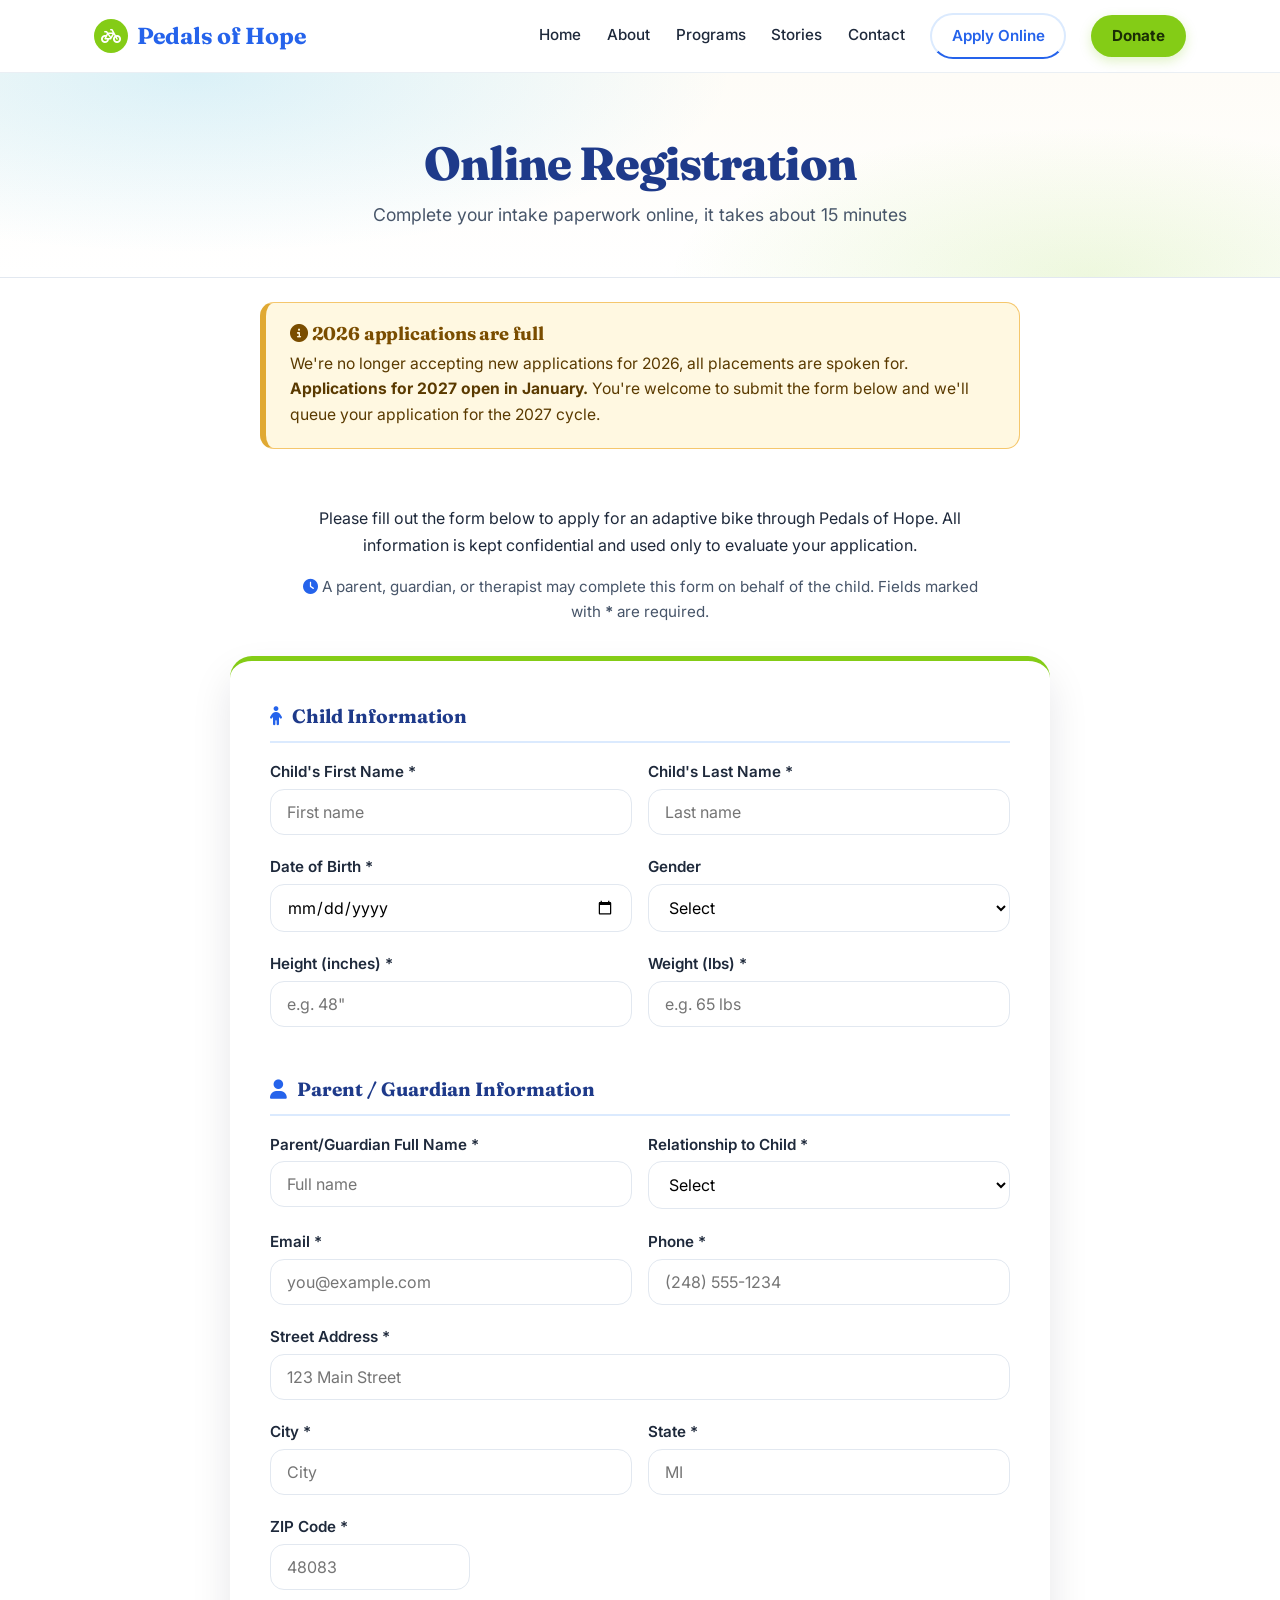
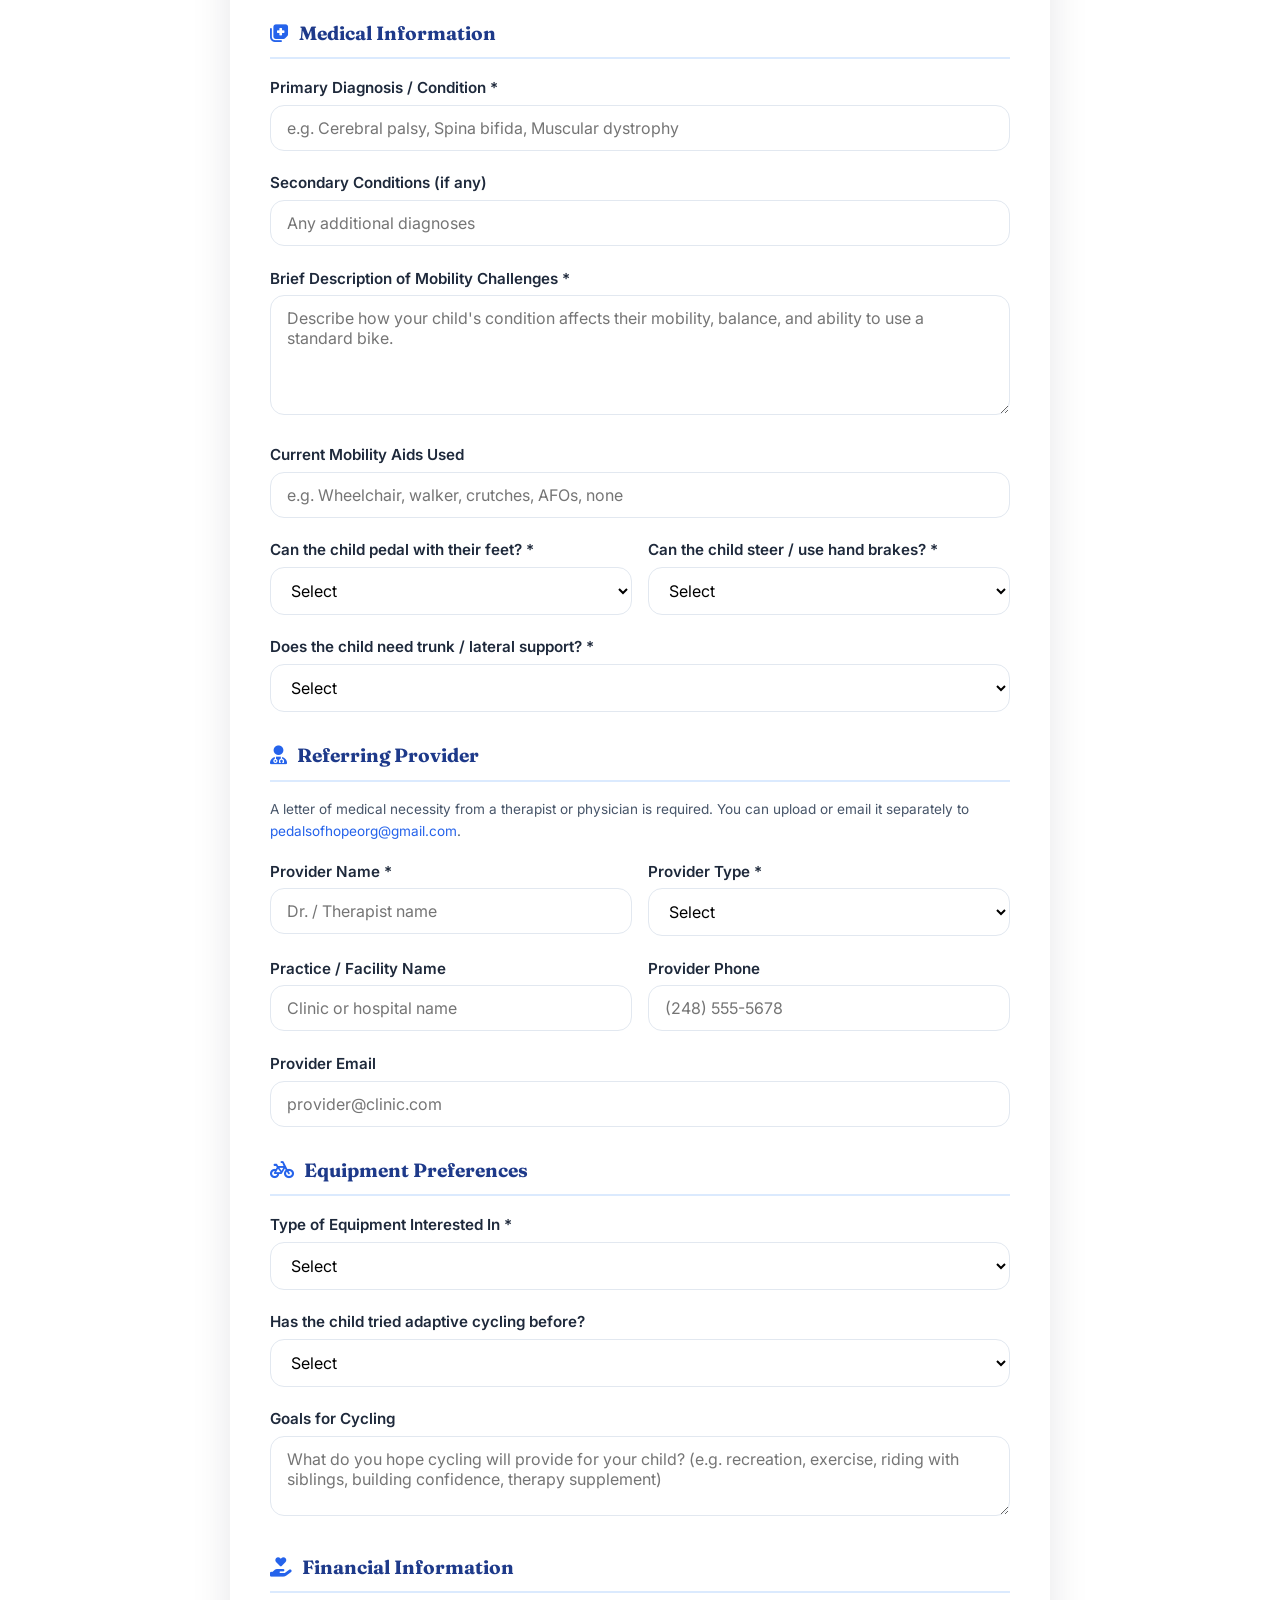
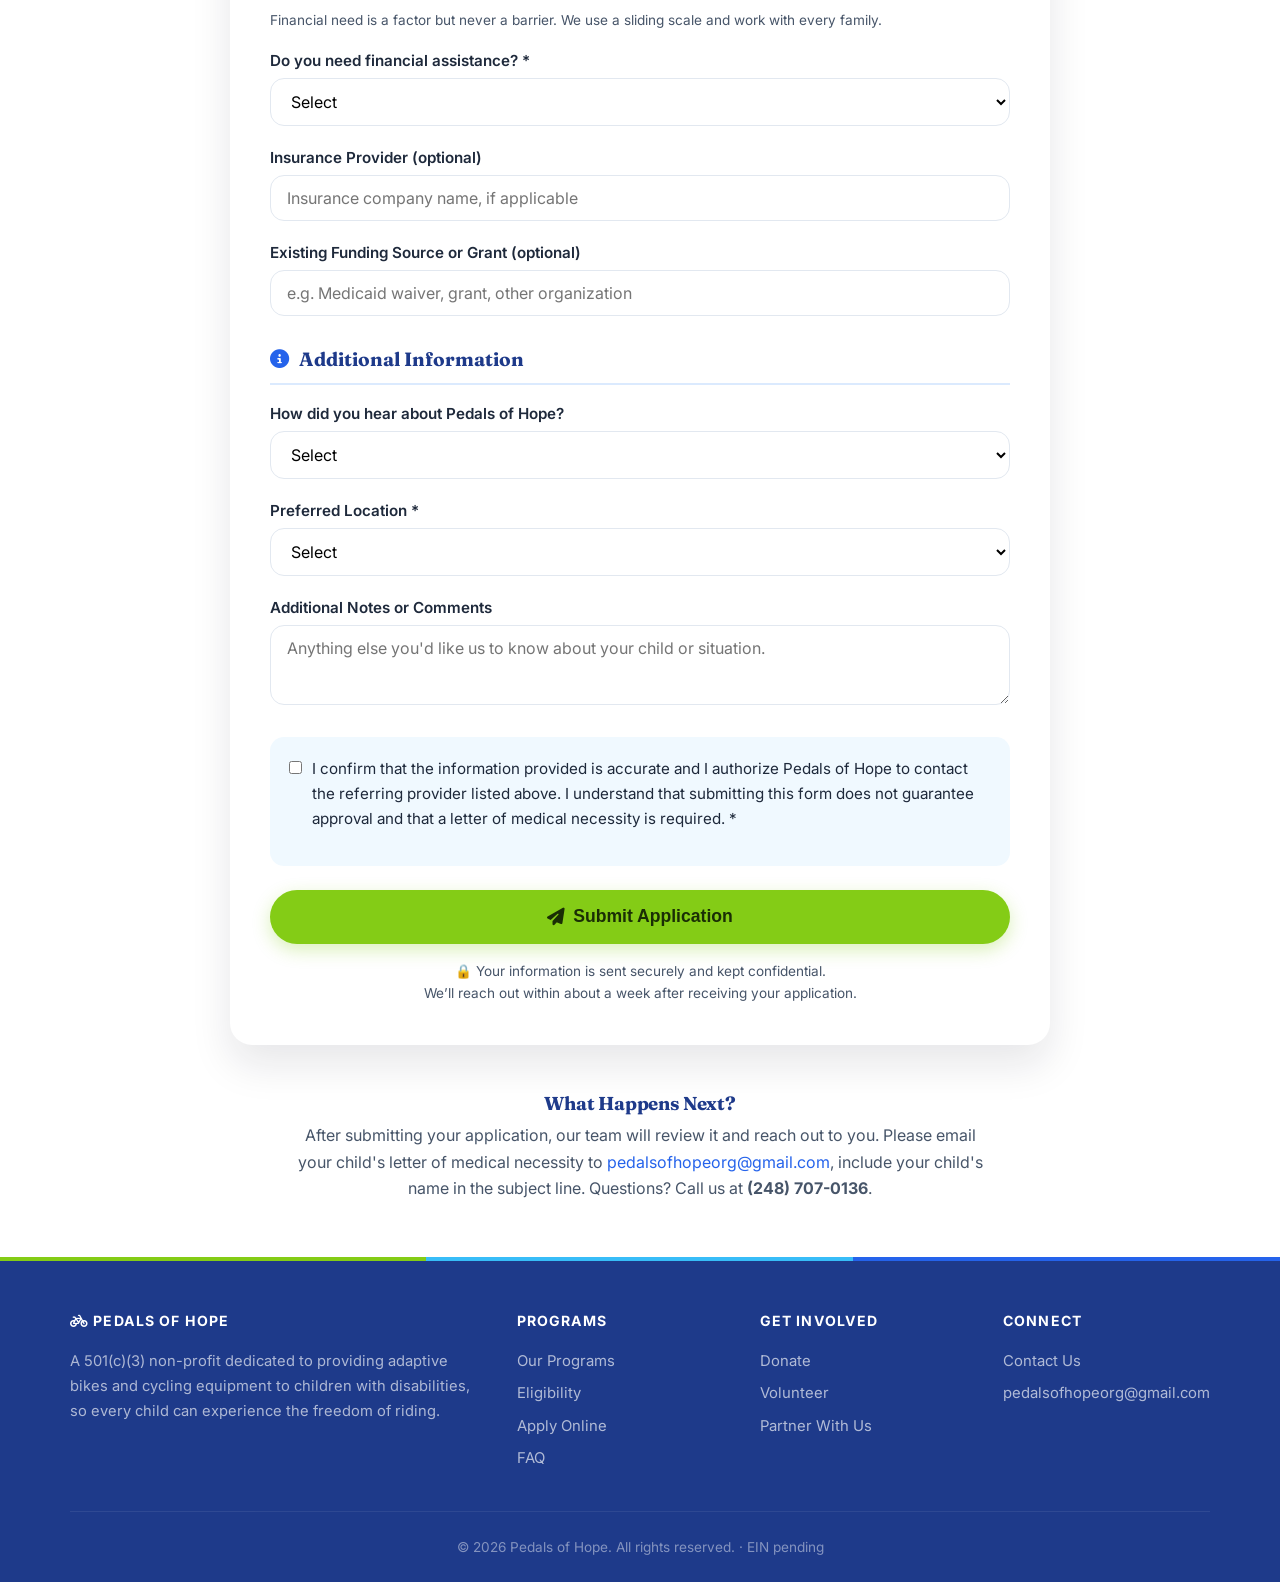
<file: intake.html>
<!DOCTYPE html>
<html lang="en">
<head>
  <meta charset="UTF-8">
  <meta name="color-scheme" content="light">
  <meta name="theme-color" content="#FEFCF7">
  <meta name="viewport" content="width=device-width, initial-scale=1.0">
  <title>Apply Online - Pedals of Hope</title>
  <link rel="icon" href="data:image/svg+xml,<svg xmlns=%22http://www.w3.org/2000/svg%22 viewBox=%220 0 100 100%22><text y=%22.9em%22 font-size=%2290%22>🚲</text></svg>">
  <link rel="preconnect" href="https://fonts.googleapis.com">
  <link rel="preconnect" href="https://fonts.gstatic.com" crossorigin>
  <link href="https://fonts.googleapis.com/css2?family=Inter:wght@400;500;600;700;800&family=Fraunces:opsz,wght,SOFT@9..144,400..800,0..100&display=swap" rel="stylesheet">
  <link rel="stylesheet" href="css/style.css">
  <link rel="stylesheet" href="https://cdnjs.cloudflare.com/ajax/libs/font-awesome/6.5.1/css/all.min.css">
</head>
<body>

  <header class="site-header">
    <nav class="nav-container">
      <a href="index.html" class="logo"><span><i class="fa-solid fa-bicycle"></i></span> Pedals of Hope</a>
      <button class="nav-toggle" onclick="document.querySelector('.nav-links').classList.toggle('open')" aria-label="Menu">☰</button>
      <div class="nav-links">
        <a href="index.html">Home</a>
        <a href="about.html">About</a>
        <a href="programs.html">Programs</a>
        <a href="stories.html">Stories</a>
        <a href="contact.html">Contact</a>
        <a href="intake.html" class="btn-nav-secondary active">Apply Online</a>
        <a href="donate.html" class="btn-nav">Donate</a>
      </div>
    </nav>
  </header>

  <section class="page-header">
    <h1>Online Registration</h1>
    <p>Complete your intake paperwork online, it takes about 15 minutes</p>
  </section>

  <!-- 2026 closed / 2027 opens banner -->
  <section class="section" style="padding-top:1.5rem; padding-bottom:0;">
    <div class="container">
      <div style="max-width:760px; margin:0 auto; background:#fff8e1; border:1px solid #f5c76d; border-left:6px solid #e0a933; border-radius:var(--radius); padding:1.25rem 1.5rem;">
        <h2 style="font-size:1.15rem; color:#7a4d00; margin:0 0 0.4rem 0;"><i class="fa-solid fa-circle-info"></i> 2026 applications are full</h2>
        <p style="margin:0; font-size:0.98rem; color:#5a3a00;">We're no longer accepting new applications for 2026, all placements are spoken for. <strong>Applications for 2027 open in January.</strong> You're welcome to submit the form below and we'll queue your application for the 2027 cycle.</p>
      </div>
    </div>
  </section>

  <!-- Intro -->
  <section class="section">
    <div class="container">
      <div style="max-width:700px; margin:0 auto; text-align:center; margin-bottom:2rem;">
        <p style="margin-bottom:1rem;">Please fill out the form below to apply for an adaptive bike through Pedals of Hope. All information is kept confidential and used only to evaluate your application.</p>
        <p style="color:var(--text-light); font-size:0.95rem;"><i class="fa-solid fa-clock" style="color:var(--primary);"></i> A parent, guardian, or therapist may complete this form on behalf of the child. Fields marked with <strong>*</strong> are required.</p>
      </div>

      <!-- Intake Form -->
      <div class="form-card wide">
        <form action="https://formsubmit.co/pedalsofhopeorg@gmail.com" method="POST">
          <!-- FormSubmit config -->
          <input type="hidden" name="_subject" value="New Intake Application - Pedals of Hope">
          <input type="hidden" name="_template" value="table">
          <input type="hidden" name="_next" value="https://pedalsofhope.com/thanks.html">
          <input type="hidden" name="_captcha" value="true">
          <input type="text" name="_honey" style="display:none">

          <!-- ===== CHILD INFORMATION ===== -->
          <div class="form-section-title">
            <i class="fa-solid fa-child"></i> Child Information
          </div>

          <div class="form-row">
            <div class="form-group">
              <label>Child's First Name *</label>
              <input type="text" name="child_first_name" placeholder="First name" required>
            </div>
            <div class="form-group">
              <label>Child's Last Name *</label>
              <input type="text" name="child_last_name" placeholder="Last name" required>
            </div>
          </div>

          <div class="form-row">
            <div class="form-group">
              <label>Date of Birth *</label>
              <input type="date" name="child_dob" required>
            </div>
            <div class="form-group">
              <label>Gender</label>
              <select name="child_gender">
                <option value="">Select</option>
                <option>Male</option>
                <option>Female</option>
                <option>Non-binary</option>
                <option>Prefer not to say</option>
              </select>
            </div>
          </div>

          <div class="form-row">
            <div class="form-group">
              <label>Height (inches) *</label>
              <input type="text" name="child_height" placeholder='e.g. 48"' required>
            </div>
            <div class="form-group">
              <label>Weight (lbs) *</label>
              <input type="text" name="child_weight" placeholder="e.g. 65 lbs" required>
            </div>
          </div>

          <!-- ===== PARENT / GUARDIAN ===== -->
          <div class="form-section-title">
            <i class="fa-solid fa-user"></i> Parent / Guardian Information
          </div>

          <div class="form-row">
            <div class="form-group">
              <label>Parent/Guardian Full Name *</label>
              <input type="text" name="parent_name" placeholder="Full name" required>
            </div>
            <div class="form-group">
              <label>Relationship to Child *</label>
              <select name="parent_relationship" required>
                <option value="">Select</option>
                <option>Parent</option>
                <option>Legal Guardian</option>
                <option>Grandparent</option>
                <option>Foster Parent</option>
                <option>Other</option>
              </select>
            </div>
          </div>

          <div class="form-row">
            <div class="form-group">
              <label>Email *</label>
              <input type="email" name="parent_email" placeholder="you@example.com" required>
            </div>
            <div class="form-group">
              <label>Phone *</label>
              <input type="tel" name="parent_phone" placeholder="(248) 555-1234" required>
            </div>
          </div>

          <div class="form-group">
            <label>Street Address *</label>
            <input type="text" name="address_street" placeholder="123 Main Street" required>
          </div>

          <div class="form-row">
            <div class="form-group">
              <label>City *</label>
              <input type="text" name="address_city" placeholder="City" required>
            </div>
            <div class="form-group">
              <label>State *</label>
              <input type="text" name="address_state" placeholder="MI" required>
            </div>
          </div>

          <div class="form-group" style="max-width:200px;">
            <label>ZIP Code *</label>
            <input type="text" name="address_zip" placeholder="48083" required>
          </div>

          <!-- ===== MEDICAL / DIAGNOSIS ===== -->
          <div class="form-section-title">
            <i class="fa-solid fa-notes-medical"></i> Medical Information
          </div>

          <div class="form-group">
            <label>Primary Diagnosis / Condition *</label>
            <input type="text" name="primary_diagnosis" placeholder="e.g. Cerebral palsy, Spina bifida, Muscular dystrophy" required>
          </div>

          <div class="form-group">
            <label>Secondary Conditions (if any)</label>
            <input type="text" name="secondary_conditions" placeholder="Any additional diagnoses">
          </div>

          <div class="form-group">
            <label>Brief Description of Mobility Challenges *</label>
            <textarea name="mobility_challenges" placeholder="Describe how your child's condition affects their mobility, balance, and ability to use a standard bike." required></textarea>
          </div>

          <div class="form-group">
            <label>Current Mobility Aids Used</label>
            <input type="text" name="mobility_aids" placeholder="e.g. Wheelchair, walker, crutches, AFOs, none">
          </div>

          <div class="form-row">
            <div class="form-group">
              <label>Can the child pedal with their feet? *</label>
              <select name="can_pedal_feet" required>
                <option value="">Select</option>
                <option>Yes</option>
                <option>Limited / with assistance</option>
                <option>No</option>
              </select>
            </div>
            <div class="form-group">
              <label>Can the child steer / use hand brakes? *</label>
              <select name="can_steer_hands" required>
                <option value="">Select</option>
                <option>Yes</option>
                <option>Limited / with assistance</option>
                <option>No</option>
              </select>
            </div>
          </div>

          <div class="form-group">
            <label>Does the child need trunk / lateral support? *</label>
            <select name="needs_trunk_support" required>
              <option value="">Select</option>
              <option>Yes - full support needed</option>
              <option>Yes - some support needed</option>
              <option>No</option>
              <option>Unsure</option>
            </select>
          </div>

          <!-- ===== REFERRING PROVIDER ===== -->
          <div class="form-section-title">
            <i class="fa-solid fa-user-doctor"></i> Referring Provider
          </div>
          <p class="form-note" style="margin-bottom:1rem;">A letter of medical necessity from a therapist or physician is required. You can upload or email it separately to <a href="mailto:pedalsofhopeorg@gmail.com">pedalsofhopeorg@gmail.com</a>.</p>

          <div class="form-row">
            <div class="form-group">
              <label>Provider Name *</label>
              <input type="text" name="provider_name" placeholder="Dr. / Therapist name" required>
            </div>
            <div class="form-group">
              <label>Provider Type *</label>
              <select name="provider_type" required>
                <option value="">Select</option>
                <option>Physical Therapist (PT)</option>
                <option>Occupational Therapist (OT)</option>
                <option>Physician / Pediatrician</option>
                <option>Physiatrist</option>
                <option>Other</option>
              </select>
            </div>
          </div>

          <div class="form-row">
            <div class="form-group">
              <label>Practice / Facility Name</label>
              <input type="text" name="provider_practice" placeholder="Clinic or hospital name">
            </div>
            <div class="form-group">
              <label>Provider Phone</label>
              <input type="tel" name="provider_phone" placeholder="(248) 555-5678">
            </div>
          </div>

          <div class="form-group">
            <label>Provider Email</label>
            <input type="email" name="provider_email" placeholder="provider@clinic.com">
          </div>

          <!-- ===== EQUIPMENT PREFERENCES ===== -->
          <div class="form-section-title">
            <i class="fa-solid fa-bicycle"></i> Equipment Preferences
          </div>

          <div class="form-group">
            <label>Type of Equipment Interested In *</label>
            <select name="equipment_type" required>
              <option value="">Select</option>
              <option>Adaptive Tricycle (foot-powered with support)</option>
              <option>Hand Cycle (upper-body powered)</option>
              <option>Tandem Bike (visual impairment / balance)</option>
              <option>Custom Modified Standard Bike</option>
              <option>Not sure, need recommendation</option>
            </select>
          </div>

          <div class="form-group">
            <label>Has the child tried adaptive cycling before?</label>
            <select name="tried_adaptive_cycling">
              <option value="">Select</option>
              <option>Yes. owns/owned adaptive equipment</option>
              <option>Yes. tried at a clinic or event</option>
              <option>No. this would be their first time</option>
            </select>
          </div>

          <div class="form-group">
            <label>Goals for Cycling</label>
            <textarea name="cycling_goals" placeholder="What do you hope cycling will provide for your child? (e.g. recreation, exercise, riding with siblings, building confidence, therapy supplement)" style="min-height:80px;"></textarea>
          </div>

          <!-- ===== FINANCIAL ===== -->
          <div class="form-section-title">
            <i class="fa-solid fa-hand-holding-heart"></i> Financial Information
          </div>
          <p class="form-note" style="margin-bottom:1rem;">Financial need is a factor but never a barrier. We use a sliding scale and work with every family.</p>

          <div class="form-group">
            <label>Do you need financial assistance? *</label>
            <select name="financial_assistance" required>
              <option value="">Select</option>
              <option>Yes. full funding needed</option>
              <option>Yes. partial assistance needed</option>
              <option>No. I can self-fund but need equipment help</option>
            </select>
          </div>

          <div class="form-group">
            <label>Insurance Provider (optional)</label>
            <input type="text" name="insurance_provider" placeholder="Insurance company name, if applicable">
          </div>

          <div class="form-group">
            <label>Existing Funding Source or Grant (optional)</label>
            <input type="text" name="existing_funding" placeholder="e.g. Medicaid waiver, grant, other organization">
          </div>

          <!-- ===== ADDITIONAL ===== -->
          <div class="form-section-title">
            <i class="fa-solid fa-circle-info"></i> Additional Information
          </div>

          <div class="form-group">
            <label>How did you hear about Pedals of Hope?</label>
            <select name="referral_source">
              <option value="">Select</option>
              <option>Therapist / Doctor referral</option>
              <option>School or teacher</option>
              <option>Another family</option>
              <option>Social media</option>
              <option>Web search</option>
              <option>Community event</option>
              <option>Other</option>
            </select>
          </div>

          <div class="form-group">
            <label>Preferred Location *</label>
            <select name="preferred_location" required>
              <option value="">Select</option>
              <option>Troy, MI Office</option>
              <option>Clarkston, MI Office</option>
              <option>No preference</option>
            </select>
          </div>

          <div class="form-group">
            <label>Additional Notes or Comments</label>
            <textarea name="additional_notes" placeholder="Anything else you'd like us to know about your child or situation." style="min-height:80px;"></textarea>
          </div>

          <!-- Consent -->
          <div style="background:var(--bg-alt); padding:1.2rem; border-radius:var(--radius); margin:1.5rem 0;">
            <div class="checkbox-group">
              <input type="checkbox" id="consent" name="consent" required>
              <label for="consent">I confirm that the information provided is accurate and I authorize Pedals of Hope to contact the referring provider listed above. I understand that submitting this form does not guarantee approval and that a letter of medical necessity is required. *</label>
            </div>
          </div>

          <button type="submit" class="btn btn-primary" style="width:100%; text-align:center; font-size:1.1rem; padding:1rem;">
            <i class="fa-solid fa-paper-plane"></i> Submit Application
          </button>
          <p style="text-align:center; margin-top:1rem; font-size:0.85rem; color:var(--text-light);">
            🔒 Your information is sent securely and kept confidential.<br>
            We&rsquo;ll reach out within about a week after receiving your application.
          </p>
        </form>
      </div>

      <!-- After form info -->
      <div style="max-width:700px; margin:3rem auto 0; text-align:center;">
        <h3 style="color:var(--primary-dark); margin-bottom:0.5rem;">What Happens Next?</h3>
        <p style="color:var(--text-light);">After submitting your application, our team will review it and reach out to you. Please email your child's letter of medical necessity to <a href="mailto:pedalsofhopeorg@gmail.com">pedalsofhopeorg@gmail.com</a>, include your child's name in the subject line. Questions? Call us at <strong>(248) 707-0136</strong>.</p>
      </div>
    </div>
  </section>

  <footer class="site-footer">
    <div class="footer-grid">
      <div class="footer-about">
        <h4><i class="fa-solid fa-bicycle"></i> Pedals of Hope</h4>
        <p>A 501(c)(3) non-profit dedicated to providing adaptive bikes and cycling equipment to children with disabilities, so every child can experience the freedom of riding.</p>
      </div>
      <div>
        <h4>Programs</h4>
        <a href="programs.html">Our Programs</a>
        <a href="programs.html#eligibility">Eligibility</a>
        <a href="intake.html">Apply Online</a>
        <a href="programs.html#faq">FAQ</a>
      </div>
      <div>
        <h4>Get Involved</h4>
        <a href="donate.html">Donate</a>
        <a href="contact.html">Volunteer</a>
        <a href="contact.html">Partner With Us</a>
      </div>
      <div>
        <h4>Connect</h4>
        <a href="contact.html">Contact Us</a>
        <a href="mailto:pedalsofhopeorg@gmail.com">pedalsofhopeorg@gmail.com</a>
      </div>
    </div>
<div class="footer-bottom">
      &copy; 2026 Pedals of Hope. All rights reserved. &middot; EIN pending
    </div>
  </footer>

  <script>
    (function(){
      const targets = document.querySelectorAll('.section, .stats-bar, .cta-banner, .card, .testimonial, .tier, .step, .team-member, .location-card, .trust-strip');
      if (!('IntersectionObserver' in window)) {
        targets.forEach(el => el.classList.add('animate-on-scroll', 'visible'));
        return;
      }
      const observer = new IntersectionObserver((entries) => {
        entries.forEach(entry => {
          if (entry.isIntersecting) { entry.target.classList.add('visible'); observer.unobserve(entry.target); }
        });
      }, { threshold: 0.1, rootMargin: '0px 0px -60px 0px' });
      targets.forEach(el => {
        el.classList.add('animate-on-scroll');
        observer.observe(el);
      });
      setTimeout(() => {
        document.querySelectorAll('.animate-on-scroll:not(.visible)').forEach(el => el.classList.add('visible'));
      }, 2000);
    })();
  </script>
</body>
</html>
</file>
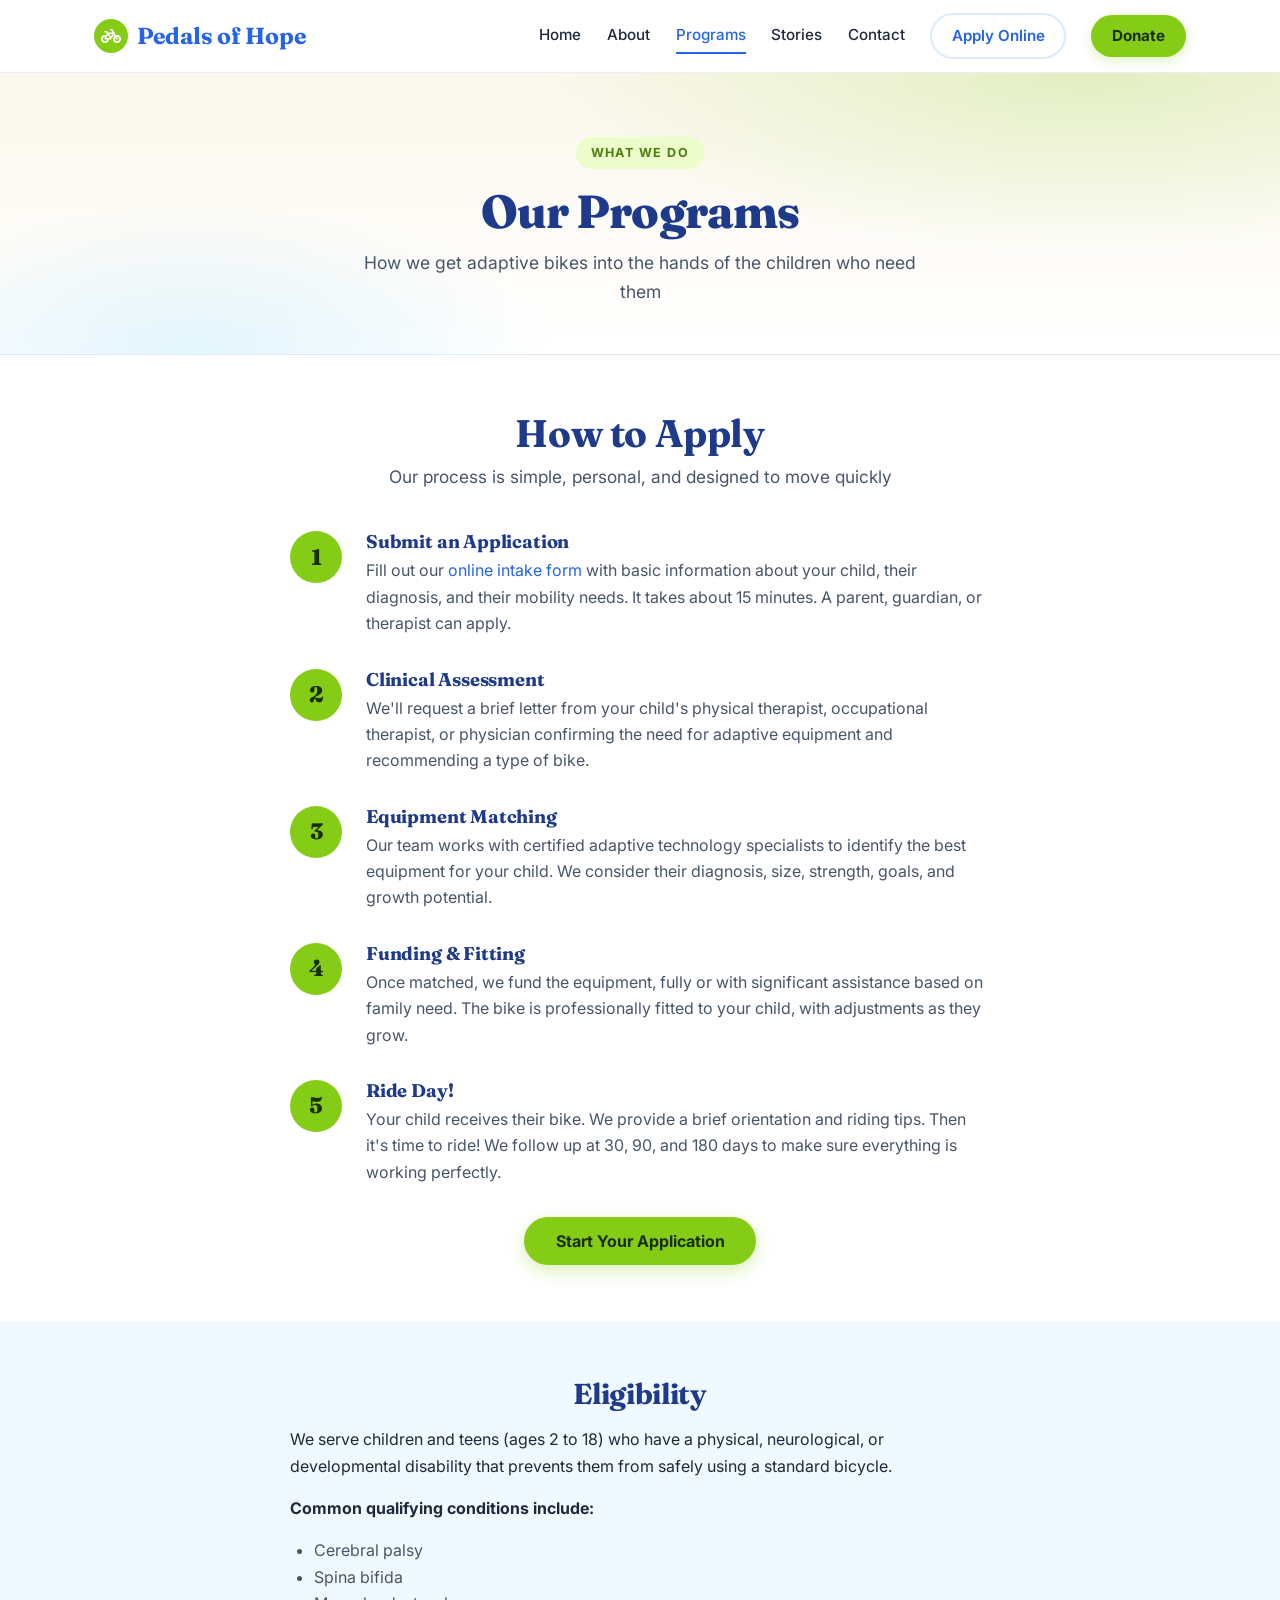
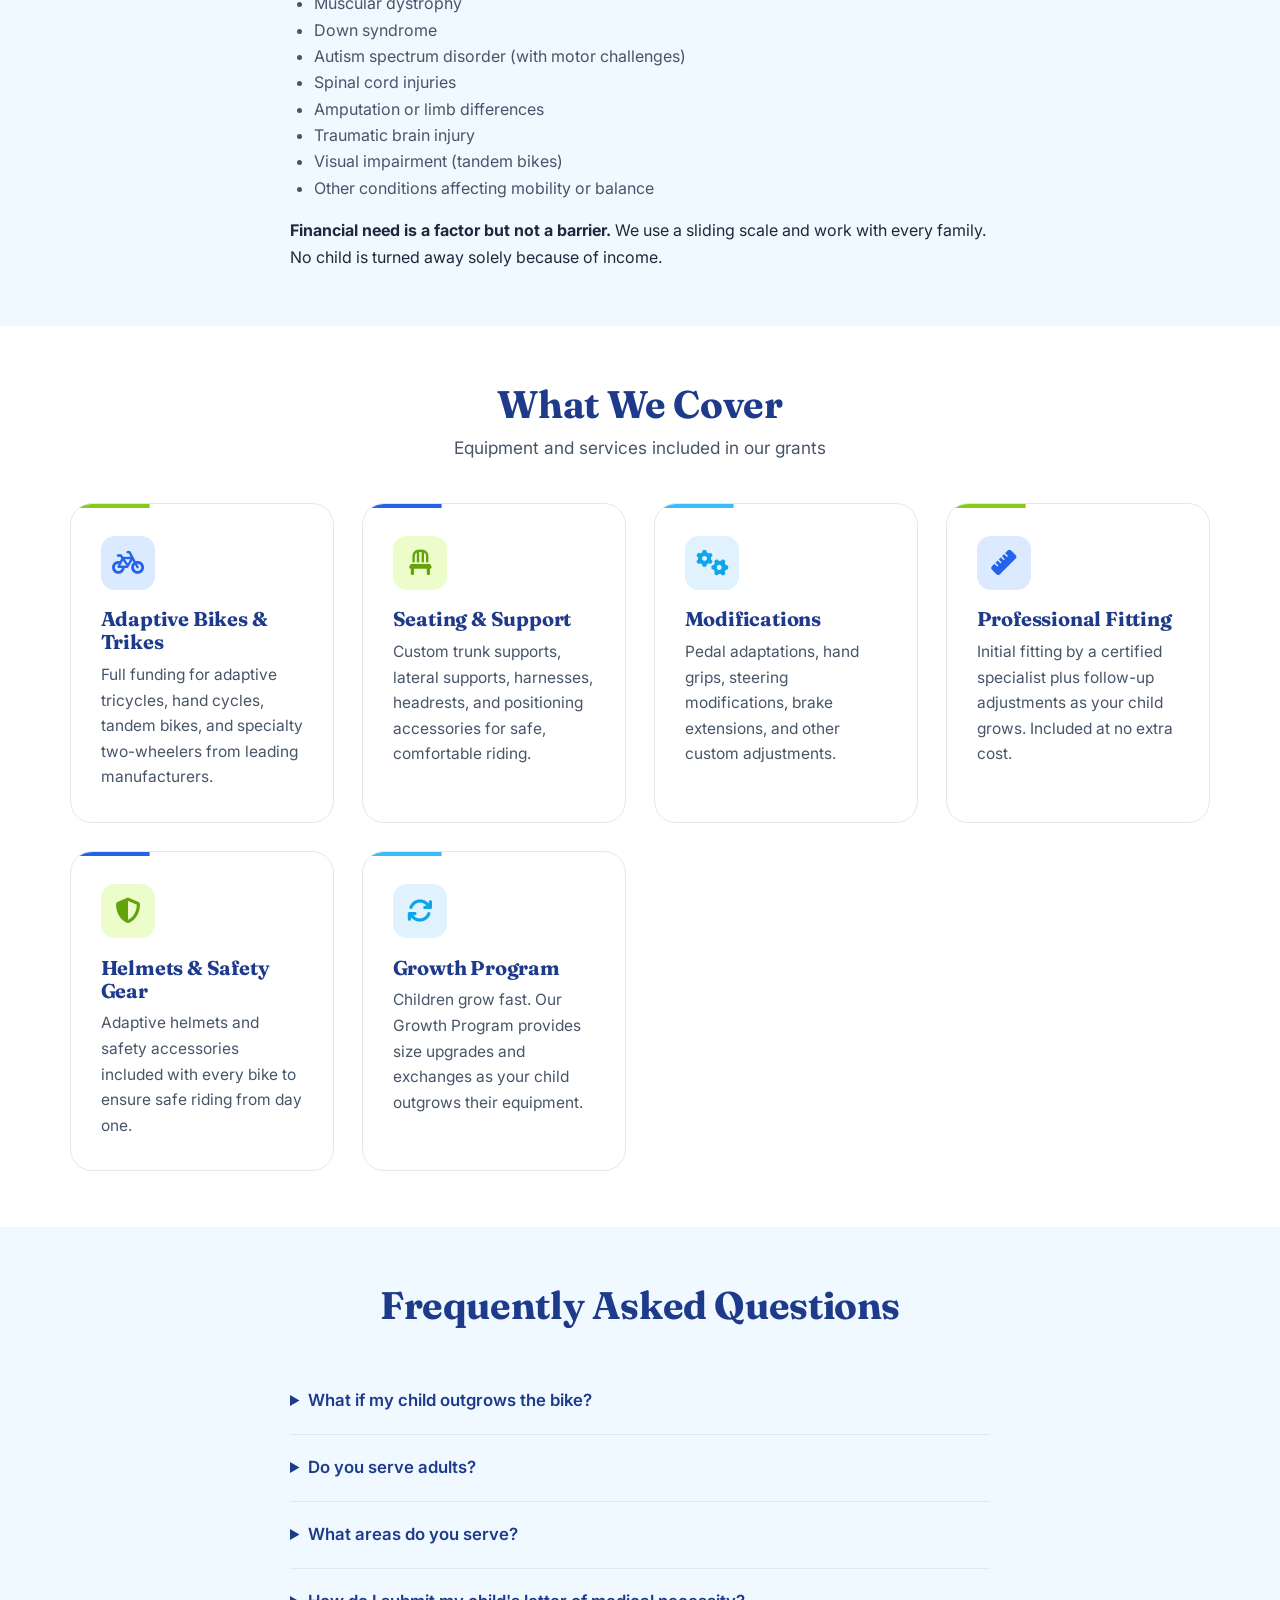
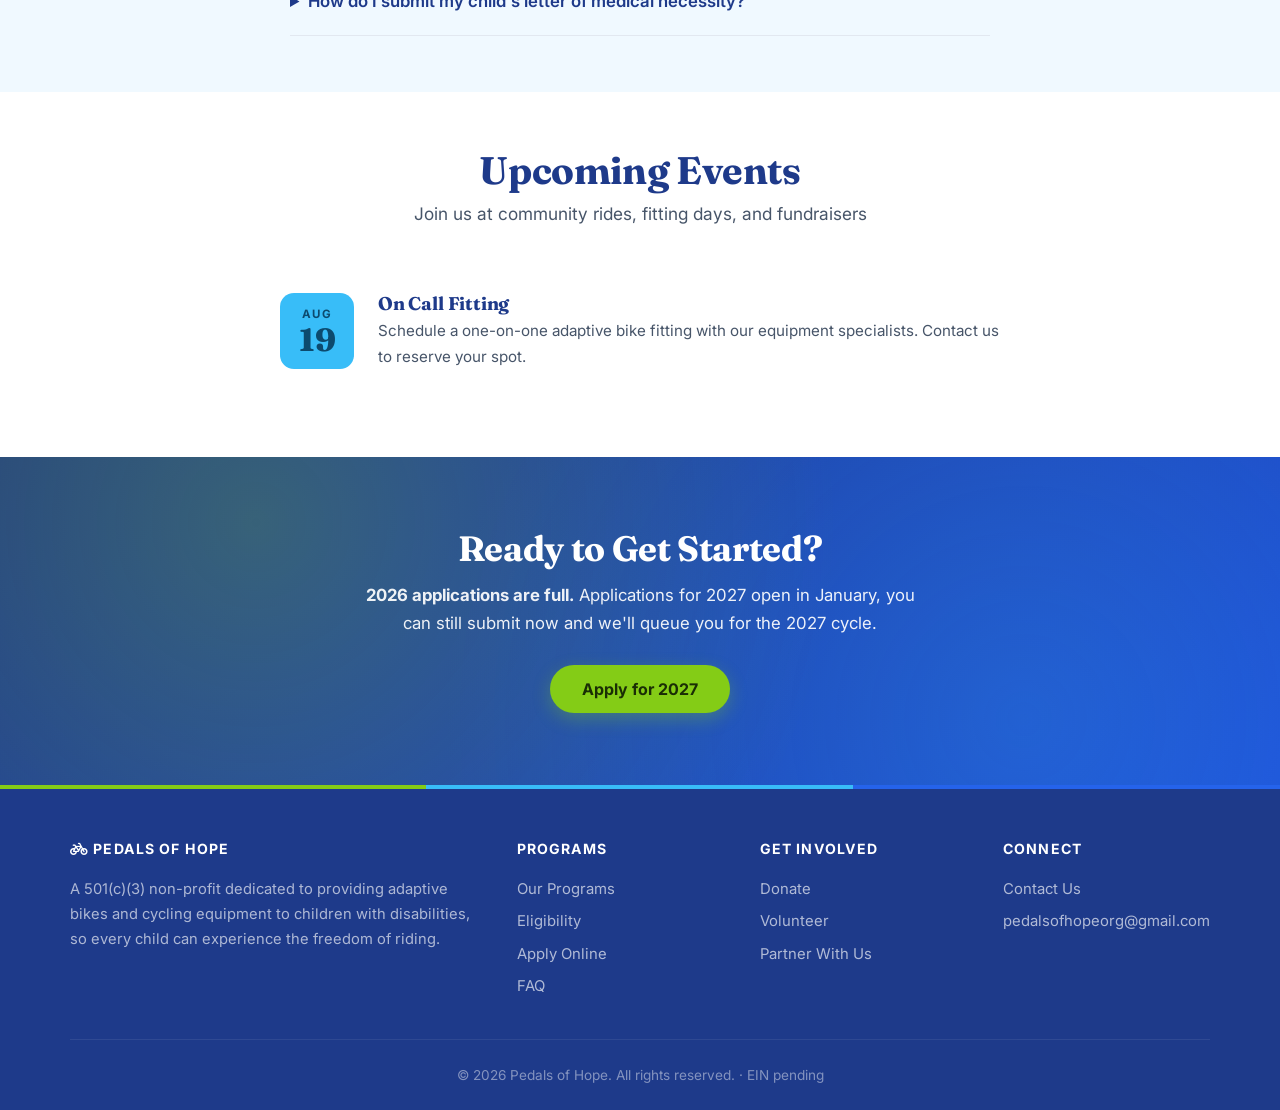
<file: programs.html>
<!DOCTYPE html>
<html lang="en">
<head>
  <meta charset="UTF-8">
  <meta name="color-scheme" content="light">
  <meta name="theme-color" content="#FEFCF7">
  <meta name="viewport" content="width=device-width, initial-scale=1.0">
  <title>Programs - Pedals of Hope</title>
  <link rel="icon" href="data:image/svg+xml,<svg xmlns=%22http://www.w3.org/2000/svg%22 viewBox=%220 0 100 100%22><text y=%22.9em%22 font-size=%2290%22>🚲</text></svg>">
  <link rel="preconnect" href="https://fonts.googleapis.com">
  <link rel="preconnect" href="https://fonts.gstatic.com" crossorigin>
  <link href="https://fonts.googleapis.com/css2?family=Inter:wght@400;500;600;700;800&family=Fraunces:opsz,wght,SOFT@9..144,400..800,0..100&display=swap" rel="stylesheet">
  <link rel="stylesheet" href="css/style.css">
  <link rel="stylesheet" href="https://cdnjs.cloudflare.com/ajax/libs/font-awesome/6.5.1/css/all.min.css">
</head>
<body>

  <header class="site-header">
    <nav class="nav-container">
      <a href="index.html" class="logo"><span><i class="fa-solid fa-bicycle"></i></span> Pedals of Hope</a>
      <button class="nav-toggle" onclick="document.querySelector('.nav-links').classList.toggle('open')" aria-label="Menu">☰</button>
      <div class="nav-links">
        <a href="index.html">Home</a>
        <a href="about.html">About</a>
        <a href="programs.html" class="active">Programs</a>
        <a href="stories.html">Stories</a>
        <a href="contact.html">Contact</a>
        <a href="intake.html" class="btn-nav-secondary">Apply Online</a>
        <a href="donate.html" class="btn-nav">Donate</a>
      </div>
    </nav>
  </header>

  <section class="page-header ph-programs">
    <div class="eyebrow">What We Do</div>
    <h1>Our Programs</h1>
    <p>How we get adaptive bikes into the hands of the children who need them</p>
  </section>

  <!-- How to Apply -->
  <section class="section">
    <div class="container">
      <div class="section-header">
        <h2>How to Apply</h2>
        <p>Our process is simple, personal, and designed to move quickly</p>
      </div>
      <div class="steps" style="max-width:700px; margin:0 auto;">
        <div class="step">
          <div class="step-number">1</div>
          <div class="step-content">
            <h3>Submit an Application</h3>
            <p>Fill out our <a href="intake.html">online intake form</a> with basic information about your child, their diagnosis, and their mobility needs. It takes about 15 minutes. A parent, guardian, or therapist can apply.</p>
          </div>
        </div>
        <div class="step">
          <div class="step-number">2</div>
          <div class="step-content">
            <h3>Clinical Assessment</h3>
            <p>We'll request a brief letter from your child's physical therapist, occupational therapist, or physician confirming the need for adaptive equipment and recommending a type of bike.</p>
          </div>
        </div>
        <div class="step">
          <div class="step-number">3</div>
          <div class="step-content">
            <h3>Equipment Matching</h3>
            <p>Our team works with certified adaptive technology specialists to identify the best equipment for your child. We consider their diagnosis, size, strength, goals, and growth potential.</p>
          </div>
        </div>
        <div class="step">
          <div class="step-number">4</div>
          <div class="step-content">
            <h3>Funding & Fitting</h3>
            <p>Once matched, we fund the equipment, fully or with significant assistance based on family need. The bike is professionally fitted to your child, with adjustments as they grow.</p>
          </div>
        </div>
        <div class="step">
          <div class="step-number">5</div>
          <div class="step-content">
            <h3>Ride Day!</h3>
            <p>Your child receives their bike. We provide a brief orientation and riding tips. Then it's time to ride! We follow up at 30, 90, and 180 days to make sure everything is working perfectly.</p>
          </div>
        </div>
      </div>
      <div style="text-align:center; margin-top:2rem;">
        <a href="intake.html" class="btn btn-primary">Start Your Application</a>
      </div>
    </div>
  </section>

  <!-- Eligibility -->
  <section class="section section-alt" id="eligibility">
    <div class="container">
      <div>
        <div style="max-width:700px; margin:0 auto;">
          <h2 style="font-size:1.8rem; color:var(--primary-dark); margin-bottom:1rem; text-align:center;">Eligibility</h2>
          <p style="margin-bottom:1rem;">We serve children and teens (ages 2 to 18) who have a physical, neurological, or developmental disability that prevents them from safely using a standard bicycle.</p>
          <p style="margin-bottom:1rem;"><strong>Common qualifying conditions include:</strong></p>
          <ul style="list-style:disc; padding-left:1.5rem; color:var(--text-light); margin-bottom:1rem;">
            <li>Cerebral palsy</li>
            <li>Spina bifida</li>
            <li>Muscular dystrophy</li>
            <li>Down syndrome</li>
            <li>Autism spectrum disorder (with motor challenges)</li>
            <li>Spinal cord injuries</li>
            <li>Amputation or limb differences</li>
            <li>Traumatic brain injury</li>
            <li>Visual impairment (tandem bikes)</li>
            <li>Other conditions affecting mobility or balance</li>
          </ul>
          <p><strong>Financial need is a factor but not a barrier.</strong> We use a sliding scale and work with every family. No child is turned away solely because of income.</p>
        </div>
      </div>
    </div>
  </section>

  <!-- What We Cover -->
  <section class="section">
    <div class="container">
      <div class="section-header">
        <h2>What We Cover</h2>
        <p>Equipment and services included in our grants</p>
      </div>
      <div class="card-grid">
        <div class="card">
          <div class="card-icon blue"><i class="fa-solid fa-bicycle"></i></div>
          <h3>Adaptive Bikes & Trikes</h3>
          <p>Full funding for adaptive tricycles, hand cycles, tandem bikes, and specialty two-wheelers from leading manufacturers.</p>
        </div>
        <div class="card">
          <div class="card-icon"><i class="fa-solid fa-chair"></i></div>
          <h3>Seating & Support</h3>
          <p>Custom trunk supports, lateral supports, harnesses, headrests, and positioning accessories for safe, comfortable riding.</p>
        </div>
        <div class="card">
          <div class="card-icon sky"><i class="fa-solid fa-gears"></i></div>
          <h3>Modifications</h3>
          <p>Pedal adaptations, hand grips, steering modifications, brake extensions, and other custom adjustments.</p>
        </div>
        <div class="card">
          <div class="card-icon blue"><i class="fa-solid fa-ruler"></i></div>
          <h3>Professional Fitting</h3>
          <p>Initial fitting by a certified specialist plus follow-up adjustments as your child grows. Included at no extra cost.</p>
        </div>
        <div class="card">
          <div class="card-icon"><i class="fa-solid fa-shield-halved"></i></div>
          <h3>Helmets & Safety Gear</h3>
          <p>Adaptive helmets and safety accessories included with every bike to ensure safe riding from day one.</p>
        </div>
        <div class="card">
          <div class="card-icon sky"><i class="fa-solid fa-arrows-rotate"></i></div>
          <h3>Growth Program</h3>
          <p>Children grow fast. Our Growth Program provides size upgrades and exchanges as your child outgrows their equipment.</p>
        </div>
      </div>
    </div>
  </section>

  <!-- FAQ -->
  <section class="section section-alt" id="faq">
    <div class="container">
      <div class="section-header">
        <h2>Frequently Asked Questions</h2>
      </div>
      <div style="max-width:700px; margin:0 auto;">
        <details class="faq-item">
          <summary>What if my child outgrows the bike?</summary>
          <p>Our Growth Program allows families to exchange or upgrade equipment as their child grows. Contact us when it's time and we'll work with you to find the right next step.</p>
        </details>
        <details class="faq-item">
          <summary>Do you serve adults?</summary>
          <p>Right now our programs focus on children and teens (ages 2 to 18). We hope to expand to adult services in the future. In the meantime, we&rsquo;re happy to connect adults with other resources.</p>
        </details>
        <details class="faq-item">
          <summary>What areas do you serve?</summary>
          <p>We serve families nationwide across the United States. Equipment is shipped directly or coordinated with a local fitting specialist in your area.</p>
        </details>
        <details class="faq-item">
          <summary>How do I submit my child's letter of medical necessity?</summary>
          <p>After filling out the online intake form, email the letter to <a href="mailto:pedalsofhopeorg@gmail.com">pedalsofhopeorg@gmail.com</a> with your child's name in the subject line. Your therapist or physician can also send it directly.</p>
        </details>
      </div>
    </div>
  </section>

  <!-- Upcoming Events -->
  <section class="section">
    <div class="container">
      <div class="section-header">
        <h2>Upcoming Events</h2>
        <p>Join us at community rides, fitting days, and fundraisers</p>
      </div>
      <div class="events-list">
        <div class="event-item">
          <div class="event-date">
            <span class="event-month">AUG</span>
            <span class="event-day">19</span>
          </div>
          <div class="event-details">
            <h3>On Call Fitting</h3>
            <p>Schedule a one-on-one adaptive bike fitting with our equipment specialists. Contact us to reserve your spot.</p>
          </div>
        </div>
      </div>
    </div>
  </section>

  <!-- CTA -->
  <section class="cta-banner">
    <h2>Ready to Get Started?</h2>
    <p><strong>2026 applications are full.</strong> Applications for 2027 open in January, you can still submit now and we'll queue you for the 2027 cycle.</p>
    <a href="intake.html" class="btn btn-primary">Apply for 2027</a>
  </section>

  <footer class="site-footer">
    <div class="footer-grid">
      <div class="footer-about">
        <h4><i class="fa-solid fa-bicycle"></i> Pedals of Hope</h4>
        <p>A 501(c)(3) non-profit dedicated to providing adaptive bikes and cycling equipment to children with disabilities, so every child can experience the freedom of riding.</p>
      </div>
      <div>
        <h4>Programs</h4>
        <a href="programs.html">Our Programs</a>
        <a href="programs.html#eligibility">Eligibility</a>
        <a href="intake.html">Apply Online</a>
        <a href="programs.html#faq">FAQ</a>
      </div>
      <div>
        <h4>Get Involved</h4>
        <a href="donate.html">Donate</a>
        <a href="contact.html">Volunteer</a>
        <a href="contact.html">Partner With Us</a>
      </div>
      <div>
        <h4>Connect</h4>
        <a href="contact.html">Contact Us</a>
        <a href="mailto:pedalsofhopeorg@gmail.com">pedalsofhopeorg@gmail.com</a>
      </div>
    </div>
<div class="footer-bottom">
      &copy; 2026 Pedals of Hope. All rights reserved. &middot; EIN pending
    </div>
  </footer>

  <script>
    (function(){
      const targets = document.querySelectorAll('.section, .stats-bar, .cta-banner, .card, .testimonial, .tier, .step, .team-member, .location-card, .trust-strip');
      if (!('IntersectionObserver' in window)) {
        targets.forEach(el => el.classList.add('animate-on-scroll', 'visible'));
        return;
      }
      const observer = new IntersectionObserver((entries) => {
        entries.forEach(entry => {
          if (entry.isIntersecting) { entry.target.classList.add('visible'); observer.unobserve(entry.target); }
        });
      }, { threshold: 0.1, rootMargin: '0px 0px -60px 0px' });
      targets.forEach(el => {
        el.classList.add('animate-on-scroll');
        observer.observe(el);
      });
      setTimeout(() => {
        document.querySelectorAll('.animate-on-scroll:not(.visible)').forEach(el => el.classList.add('visible'));
      }, 2000);
    })();
  </script>
</body>
</html>
</file>
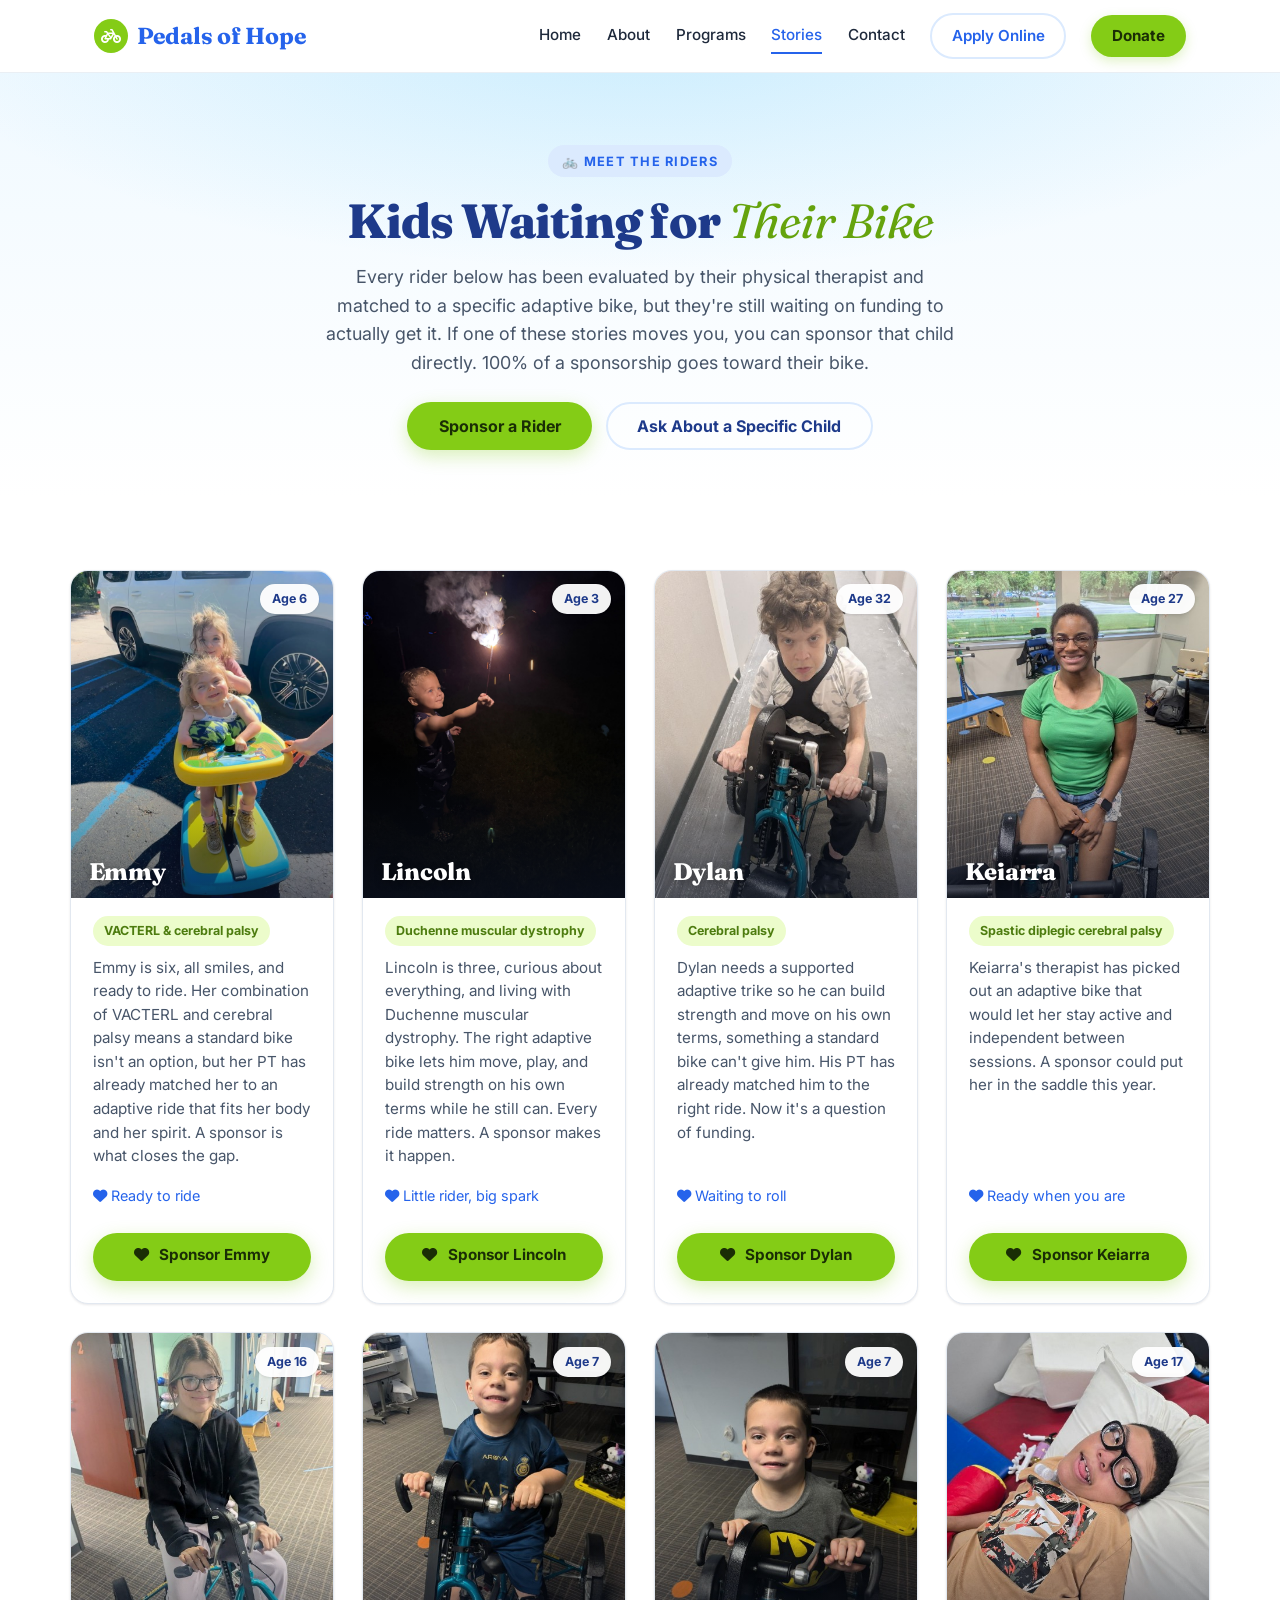
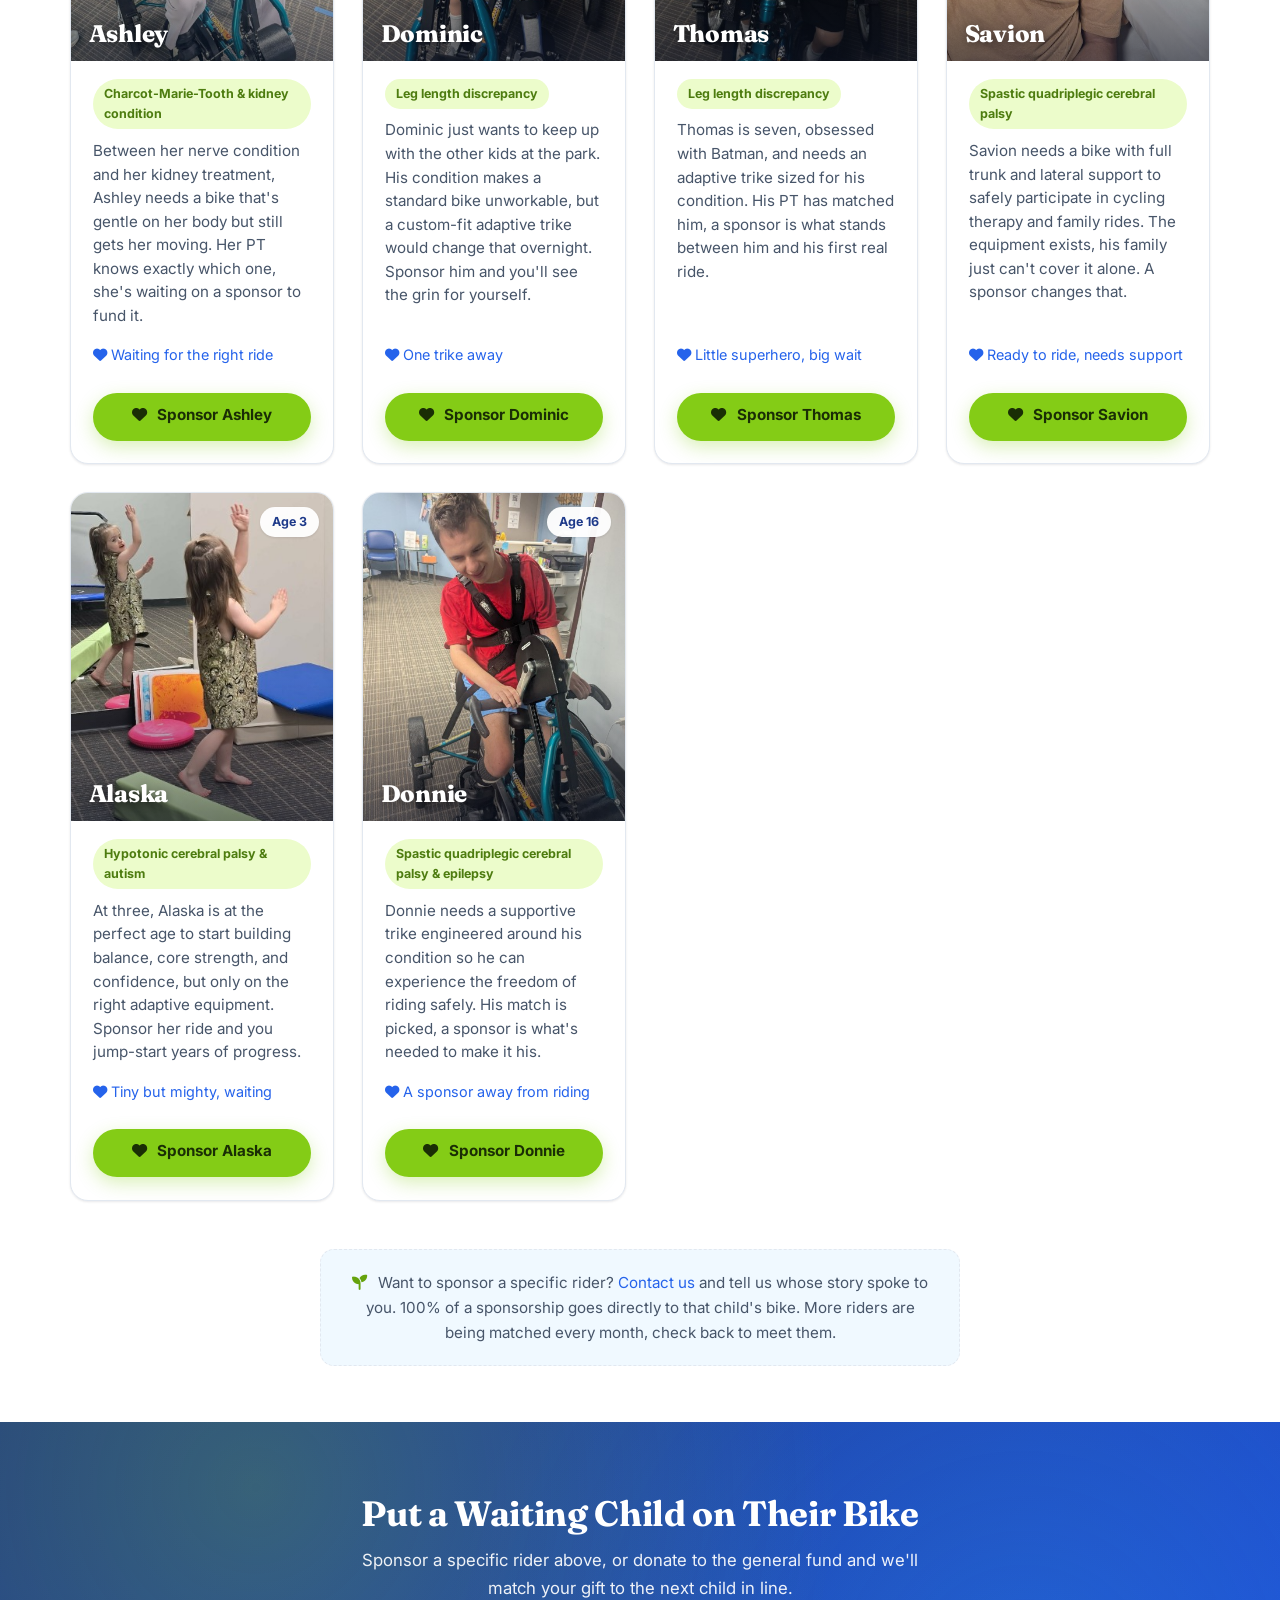
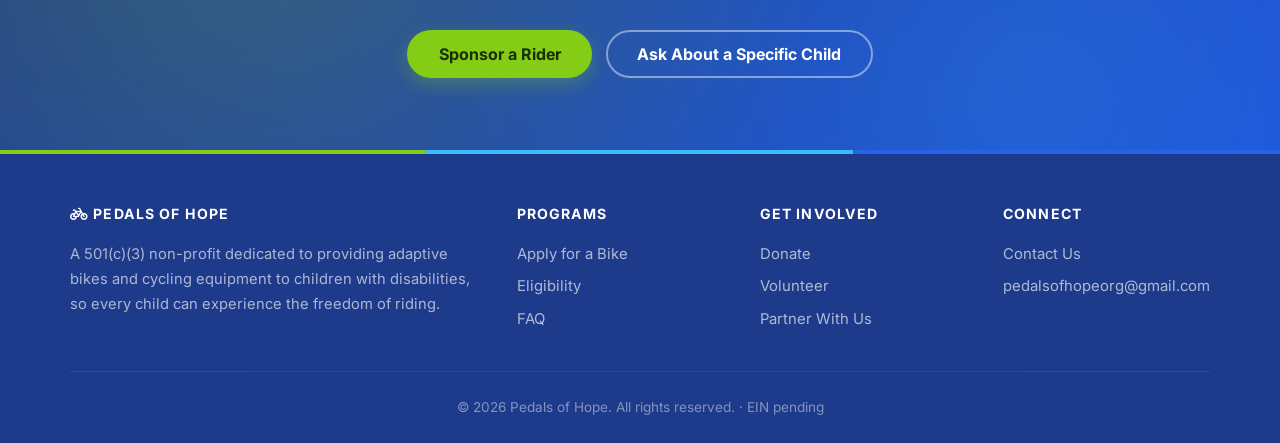
<file: stories.html>
<!DOCTYPE html>
<html lang="en">
<head>
  <meta charset="UTF-8">
  <meta name="color-scheme" content="light">
  <meta name="theme-color" content="#FEFCF7">
  <meta name="viewport" content="width=device-width, initial-scale=1.0">
  <title>Riders We've Helped - Pedals of Hope</title>
  <link rel="icon" href="data:image/svg+xml,<svg xmlns=%22http://www.w3.org/2000/svg%22 viewBox=%220 0 100 100%22><text y=%22.9em%22 font-size=%2290%22>🚲</text></svg>">
  <link rel="preconnect" href="https://fonts.googleapis.com">
  <link rel="preconnect" href="https://fonts.gstatic.com" crossorigin>
  <link href="https://fonts.googleapis.com/css2?family=Inter:wght@400;500;600;700;800&family=Fraunces:opsz,wght,SOFT@9..144,400..800,0..100&display=swap" rel="stylesheet">
  <link rel="stylesheet" href="css/style.css">
  <link rel="stylesheet" href="https://cdnjs.cloudflare.com/ajax/libs/font-awesome/6.5.1/css/all.min.css">
</head>
<body>

  <header class="site-header">
    <nav class="nav-container">
      <a href="index.html" class="logo"><span><i class="fa-solid fa-bicycle"></i></span> Pedals of Hope</a>
      <button class="nav-toggle" onclick="document.querySelector('.nav-links').classList.toggle('open')" aria-label="Menu">☰</button>
      <div class="nav-links">
        <a href="index.html">Home</a>
        <a href="about.html">About</a>
        <a href="programs.html">Programs</a>
        <a href="stories.html" class="active">Stories</a>
        <a href="contact.html">Contact</a>
        <a href="intake.html" class="btn-nav-secondary">Apply Online</a>
        <a href="donate.html" class="btn-nav">Donate</a>
      </div>
    </nav>
  </header>

  <section class="riders-hero">
    <span class="eyebrow">🚲 Meet the Riders</span>
    <h1>Kids Waiting for <span class="accent">Their Bike</span></h1>
    <p>Every rider below has been evaluated by their physical therapist and matched to a specific adaptive bike, but they're still waiting on funding to actually get it. If one of these stories moves you, you can sponsor that child directly. 100% of a sponsorship goes toward their bike.</p>

    <div class="hero-buttons" style="margin-top:1.5rem;">
      <a href="https://www.paypal.com/donate/?hosted_button_id=V25G6UZRXVRSJ" class="btn btn-primary">Sponsor a Rider</a>
      <a href="contact.html" class="btn btn-outline">Ask About a Specific Child</a>
    </div>
  </section>

  <section class="section">
    <div class="container">
      <div class="riders-grid">

        <article class="rider-card">
          <div class="rider-photo">
            <span class="rider-badge">Age 6</span>
            <img src="images/riders/emmy.jpg" alt="Emmy on an adaptive ride-on bike" loading="lazy">
            <div class="rider-name-overlay"><h3>Emmy</h3></div>
          </div>
          <div class="rider-body">
            <span class="rider-tag">VACTERL &amp; cerebral palsy</span>
            <p>Emmy is six, all smiles, and ready to ride. Her combination of VACTERL and cerebral palsy means a standard bike isn't an option, but her PT has already matched her to an adaptive ride that fits her body and her spirit. A sponsor is what closes the gap.</p>
            <div class="rider-heart"><i class="fa-solid fa-heart"></i> Ready to ride</div>
            <a href="https://www.paypal.com/donate/?hosted_button_id=V25G6UZRXVRSJ" class="btn btn-primary rider-donate-btn"><i class="fa-solid fa-heart"></i> Sponsor Emmy</a>
          </div>
        </article>

        <article class="rider-card">
          <div class="rider-photo">
            <span class="rider-badge">Age 3</span>
            <img src="images/riders/lincoln.jpg" alt="Lincoln outside on a summer night" loading="lazy">
            <div class="rider-name-overlay"><h3>Lincoln</h3></div>
          </div>
          <div class="rider-body">
            <span class="rider-tag">Duchenne muscular dystrophy</span>
            <p>Lincoln is three, curious about everything, and living with Duchenne muscular dystrophy. The right adaptive bike lets him move, play, and build strength on his own terms while he still can. Every ride matters. A sponsor makes it happen.</p>
            <div class="rider-heart"><i class="fa-solid fa-heart"></i> Little rider, big spark</div>
            <a href="https://www.paypal.com/donate/?hosted_button_id=V25G6UZRXVRSJ" class="btn btn-primary rider-donate-btn"><i class="fa-solid fa-heart"></i> Sponsor Lincoln</a>
          </div>
        </article>

        <article class="rider-card">
          <div class="rider-photo">
            <span class="rider-badge">Age 32</span>
            <img src="images/riders/dylan.jpg" alt="Dylan on his adaptive bike" loading="lazy">
            <div class="rider-name-overlay"><h3>Dylan</h3></div>
          </div>
          <div class="rider-body">
            <span class="rider-tag">Cerebral palsy</span>
            <p>Dylan needs a supported adaptive trike so he can build strength and move on his own terms, something a standard bike can't give him. His PT has already matched him to the right ride. Now it's a question of funding.</p>
            <div class="rider-heart"><i class="fa-solid fa-heart"></i> Waiting to roll</div>
            <a href="https://www.paypal.com/donate/?hosted_button_id=V25G6UZRXVRSJ" class="btn btn-primary rider-donate-btn"><i class="fa-solid fa-heart"></i> Sponsor Dylan</a>
          </div>
        </article>

        <article class="rider-card">
          <div class="rider-photo">
            <span class="rider-badge">Age 27</span>
            <img src="images/riders/keiarra.jpg" alt="Keiarra on her adaptive bike" loading="lazy">
            <div class="rider-name-overlay"><h3>Keiarra</h3></div>
          </div>
          <div class="rider-body">
            <span class="rider-tag">Spastic diplegic cerebral palsy</span>
            <p>Keiarra's therapist has picked out an adaptive bike that would let her stay active and independent between sessions. A sponsor could put her in the saddle this year.</p>
            <div class="rider-heart"><i class="fa-solid fa-heart"></i> Ready when you are</div>
            <a href="https://www.paypal.com/donate/?hosted_button_id=V25G6UZRXVRSJ" class="btn btn-primary rider-donate-btn"><i class="fa-solid fa-heart"></i> Sponsor Keiarra</a>
          </div>
        </article>

        <article class="rider-card">
          <div class="rider-photo">
            <span class="rider-badge">Age 16</span>
            <img src="images/riders/ashley.jpg" alt="Ashley on her adaptive bike" loading="lazy">
            <div class="rider-name-overlay"><h3>Ashley</h3></div>
          </div>
          <div class="rider-body">
            <span class="rider-tag">Charcot-Marie-Tooth &amp; kidney condition</span>
            <p>Between her nerve condition and her kidney treatment, Ashley needs a bike that's gentle on her body but still gets her moving. Her PT knows exactly which one, she's waiting on a sponsor to fund it.</p>
            <div class="rider-heart"><i class="fa-solid fa-heart"></i> Waiting for the right ride</div>
            <a href="https://www.paypal.com/donate/?hosted_button_id=V25G6UZRXVRSJ" class="btn btn-primary rider-donate-btn"><i class="fa-solid fa-heart"></i> Sponsor Ashley</a>
          </div>
        </article>

        <article class="rider-card">
          <div class="rider-photo">
            <span class="rider-badge">Age 7</span>
            <img src="images/riders/dominic.jpg" alt="Dominic on his adaptive bike" loading="lazy">
            <div class="rider-name-overlay"><h3>Dominic</h3></div>
          </div>
          <div class="rider-body">
            <span class="rider-tag">Leg length discrepancy</span>
            <p>Dominic just wants to keep up with the other kids at the park. His condition makes a standard bike unworkable, but a custom-fit adaptive trike would change that overnight. Sponsor him and you'll see the grin for yourself.</p>
            <div class="rider-heart"><i class="fa-solid fa-heart"></i> One trike away</div>
            <a href="https://www.paypal.com/donate/?hosted_button_id=V25G6UZRXVRSJ" class="btn btn-primary rider-donate-btn"><i class="fa-solid fa-heart"></i> Sponsor Dominic</a>
          </div>
        </article>

        <article class="rider-card">
          <div class="rider-photo">
            <span class="rider-badge">Age 7</span>
            <img src="images/riders/thomas.jpg" alt="Thomas on his adaptive bike" loading="lazy">
            <div class="rider-name-overlay"><h3>Thomas</h3></div>
          </div>
          <div class="rider-body">
            <span class="rider-tag">Leg length discrepancy</span>
            <p>Thomas is seven, obsessed with Batman, and needs an adaptive trike sized for his condition. His PT has matched him, a sponsor is what stands between him and his first real ride.</p>
            <div class="rider-heart"><i class="fa-solid fa-heart"></i> Little superhero, big wait</div>
            <a href="https://www.paypal.com/donate/?hosted_button_id=V25G6UZRXVRSJ" class="btn btn-primary rider-donate-btn"><i class="fa-solid fa-heart"></i> Sponsor Thomas</a>
          </div>
        </article>

        <article class="rider-card">
          <div class="rider-photo">
            <span class="rider-badge">Age 17</span>
            <img src="images/riders/savion.jpg" alt="Savion during therapy" loading="lazy">
            <div class="rider-name-overlay"><h3>Savion</h3></div>
          </div>
          <div class="rider-body">
            <span class="rider-tag">Spastic quadriplegic cerebral palsy</span>
            <p>Savion needs a bike with full trunk and lateral support to safely participate in cycling therapy and family rides. The equipment exists, his family just can't cover it alone. A sponsor changes that.</p>
            <div class="rider-heart"><i class="fa-solid fa-heart"></i> Ready to ride, needs support</div>
            <a href="https://www.paypal.com/donate/?hosted_button_id=V25G6UZRXVRSJ" class="btn btn-primary rider-donate-btn"><i class="fa-solid fa-heart"></i> Sponsor Savion</a>
          </div>
        </article>

        <article class="rider-card">
          <div class="rider-photo">
            <span class="rider-badge">Age 3</span>
            <img src="images/riders/alaska.jpg" alt="Alaska during therapy" loading="lazy">
            <div class="rider-name-overlay"><h3>Alaska</h3></div>
          </div>
          <div class="rider-body">
            <span class="rider-tag">Hypotonic cerebral palsy &amp; autism</span>
            <p>At three, Alaska is at the perfect age to start building balance, core strength, and confidence, but only on the right adaptive equipment. Sponsor her ride and you jump-start years of progress.</p>
            <div class="rider-heart"><i class="fa-solid fa-heart"></i> Tiny but mighty, waiting</div>
            <a href="https://www.paypal.com/donate/?hosted_button_id=V25G6UZRXVRSJ" class="btn btn-primary rider-donate-btn"><i class="fa-solid fa-heart"></i> Sponsor Alaska</a>
          </div>
        </article>

        <article class="rider-card">
          <div class="rider-photo">
            <span class="rider-badge">Age 16</span>
            <img src="images/riders/donnie.jpg" alt="Donnie on his adaptive bike" loading="lazy">
            <div class="rider-name-overlay"><h3>Donnie</h3></div>
          </div>
          <div class="rider-body">
            <span class="rider-tag">Spastic quadriplegic cerebral palsy &amp; epilepsy</span>
            <p>Donnie needs a supportive trike engineered around his condition so he can experience the freedom of riding safely. His match is picked, a sponsor is what's needed to make it his.</p>
            <div class="rider-heart"><i class="fa-solid fa-heart"></i> A sponsor away from riding</div>
            <a href="https://www.paypal.com/donate/?hosted_button_id=V25G6UZRXVRSJ" class="btn btn-primary rider-donate-btn"><i class="fa-solid fa-heart"></i> Sponsor Donnie</a>
          </div>
        </article>

      </div>

      <div class="riders-note">
        <i class="fa-solid fa-seedling"></i> Want to sponsor a specific rider? <a href="contact.html">Contact us</a> and tell us whose story spoke to you. 100% of a sponsorship goes directly to that child's bike. More riders are being matched every month, check back to meet them.
      </div>
    </div>
  </section>

  <section class="cta-banner">
    <h2>Put a Waiting Child on Their Bike</h2>
    <p>Sponsor a specific rider above, or donate to the general fund and we'll match your gift to the next child in line.</p>
    <div class="hero-buttons">
      <a href="https://www.paypal.com/donate/?hosted_button_id=V25G6UZRXVRSJ" class="btn btn-primary">Sponsor a Rider</a>
      <a href="contact.html" class="btn btn-outline">Ask About a Specific Child</a>
    </div>
  </section>

  <footer class="site-footer">
    <div class="footer-grid">
      <div class="footer-about">
        <h4><i class="fa-solid fa-bicycle"></i> Pedals of Hope</h4>
        <p>A 501(c)(3) non-profit dedicated to providing adaptive bikes and cycling equipment to children with disabilities, so every child can experience the freedom of riding.</p>
      </div>
      <div>
        <h4>Programs</h4>
        <a href="programs.html">Apply for a Bike</a>
        <a href="programs.html#eligibility">Eligibility</a>
        <a href="programs.html#faq">FAQ</a>
      </div>
      <div>
        <h4>Get Involved</h4>
        <a href="donate.html">Donate</a>
        <a href="contact.html">Volunteer</a>
        <a href="contact.html">Partner With Us</a>
      </div>
      <div>
        <h4>Connect</h4>
        <a href="contact.html">Contact Us</a>
        <a href="mailto:pedalsofhopeorg@gmail.com">pedalsofhopeorg@gmail.com</a>
      </div>
    </div>
<div class="footer-bottom">
      &copy; 2026 Pedals of Hope. All rights reserved. &middot; EIN pending
    </div>
  </footer>

  <script>
    // Staggered reveal for rider cards
    const cards = document.querySelectorAll('.rider-card');
    if (!('IntersectionObserver' in window)) {
      cards.forEach(c => c.classList.add('in'));
    } else {
      const io = new IntersectionObserver((entries) => {
        entries.forEach((entry) => {
          if (entry.isIntersecting) {
            const el = entry.target;
            const i = [...cards].indexOf(el);
            el.style.transitionDelay = (i % 4) * 80 + 'ms';
            el.classList.add('in');
            io.unobserve(el);
          }
        });
      }, { threshold: 0.12, rootMargin: '0px 0px -60px 0px' });
      cards.forEach((c) => io.observe(c));
      // Safety net
      setTimeout(() => {
        cards.forEach(c => c.classList.add('in'));
      }, 2000);
    }
  </script>
</body>
</html>
</file>
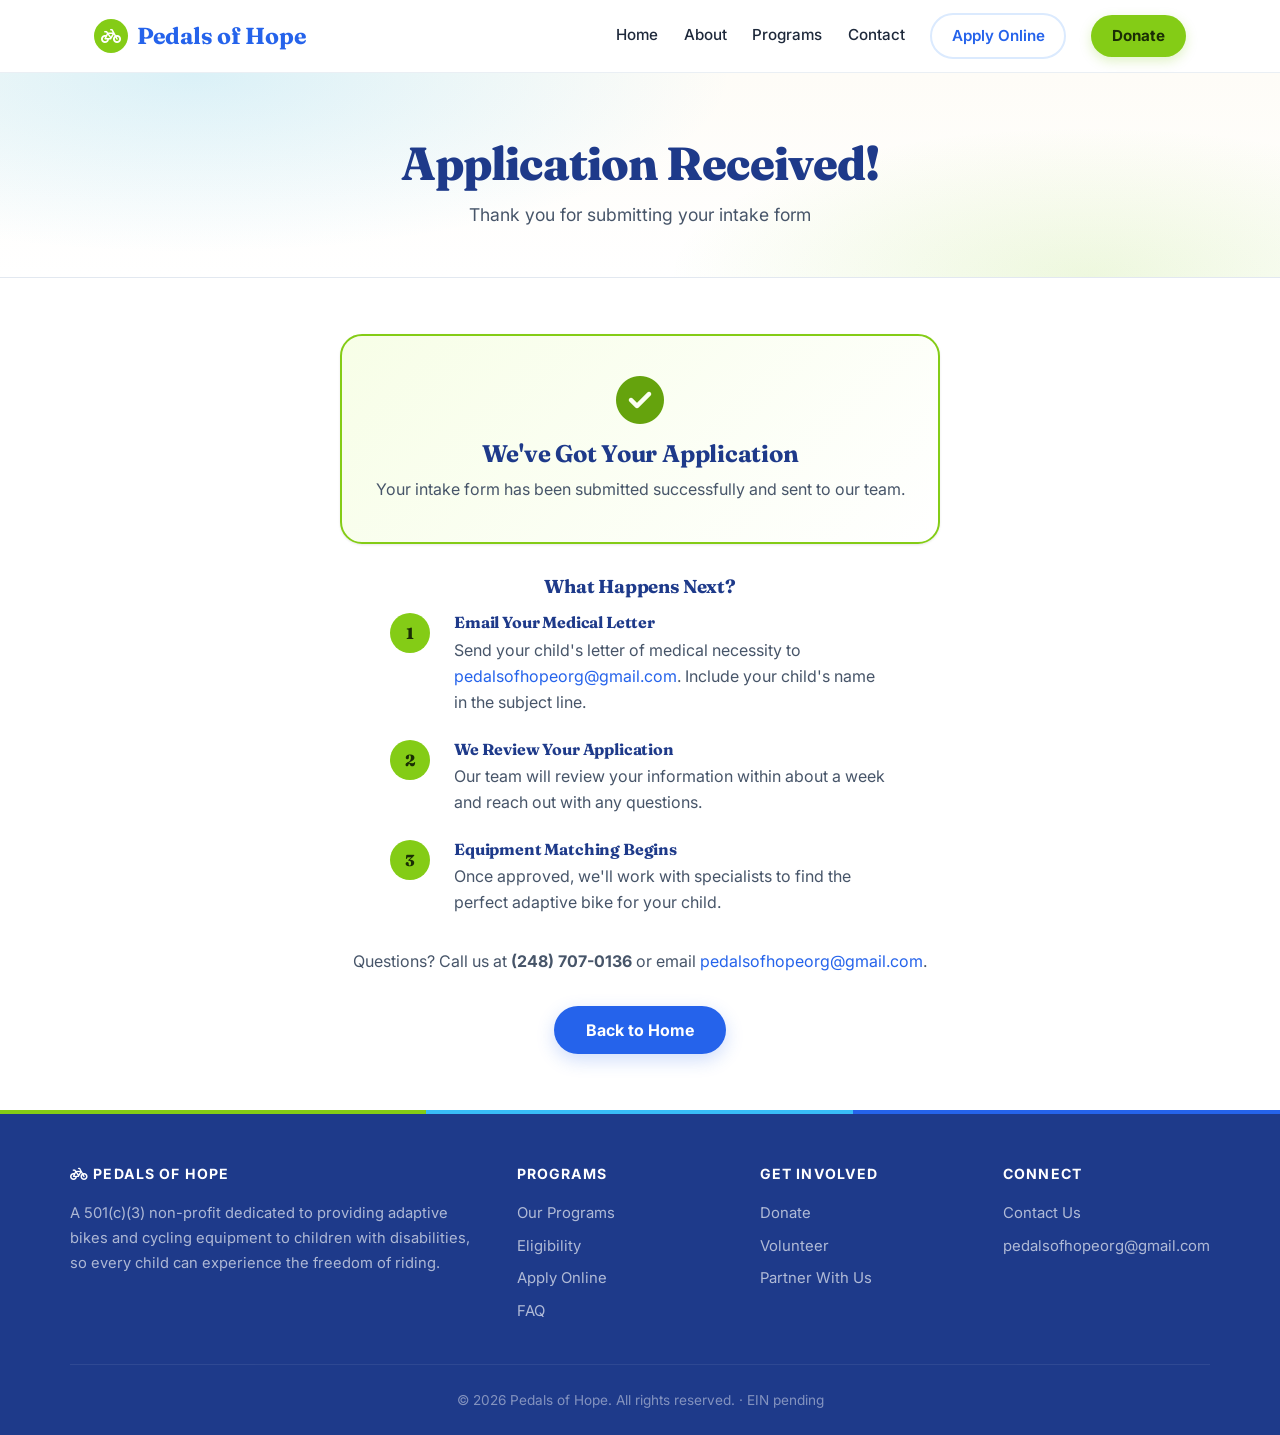
<file: thanks.html>
<!DOCTYPE html>
<html lang="en">
<head>
  <meta charset="UTF-8">
  <meta name="color-scheme" content="light">
  <meta name="theme-color" content="#FEFCF7">
  <meta name="viewport" content="width=device-width, initial-scale=1.0">
  <title>Application Submitted - Pedals of Hope</title>
  <link rel="icon" href="data:image/svg+xml,<svg xmlns=%22http://www.w3.org/2000/svg%22 viewBox=%220 0 100 100%22><text y=%22.9em%22 font-size=%2290%22>🚲</text></svg>">
  <link rel="preconnect" href="https://fonts.googleapis.com">
  <link rel="preconnect" href="https://fonts.gstatic.com" crossorigin>
  <link href="https://fonts.googleapis.com/css2?family=Inter:wght@400;500;600;700;800&family=Fraunces:opsz,wght,SOFT@9..144,400..800,0..100&display=swap" rel="stylesheet">
  <link rel="stylesheet" href="css/style.css">
  <link rel="stylesheet" href="https://cdnjs.cloudflare.com/ajax/libs/font-awesome/6.5.1/css/all.min.css">
</head>
<body>

  <header class="site-header">
    <nav class="nav-container">
      <a href="index.html" class="logo"><span><i class="fa-solid fa-bicycle"></i></span> Pedals of Hope</a>
      <button class="nav-toggle" onclick="document.querySelector('.nav-links').classList.toggle('open')" aria-label="Menu">☰</button>
      <div class="nav-links">
        <a href="index.html">Home</a>
        <a href="about.html">About</a>
        <a href="programs.html">Programs</a>
        <a href="contact.html">Contact</a>
        <a href="intake.html" class="btn-nav-secondary">Apply Online</a>
        <a href="donate.html" class="btn-nav">Donate</a>
      </div>
    </nav>
  </header>

  <section class="page-header">
    <h1>Application Received!</h1>
    <p>Thank you for submitting your intake form</p>
  </section>

  <section class="section">
    <div class="container">
      <div style="max-width:600px; margin:0 auto; text-align:center;">
        <div class="success-banner">
          <i class="fa-solid fa-circle-check"></i>
          <h2>We've Got Your Application</h2>
          <p>Your intake form has been submitted successfully and sent to our team.</p>
        </div>

        <h3 style="color:var(--primary-dark); margin-bottom:1rem;">What Happens Next?</h3>

        <div style="text-align:left; max-width:500px; margin:0 auto;">
          <div class="step" style="margin-bottom:1.5rem;">
            <div class="step-number" style="width:40px; height:40px; font-size:1rem;">1</div>
            <div class="step-content">
              <h3 style="font-size:1rem;">Email Your Medical Letter</h3>
              <p>Send your child's letter of medical necessity to <a href="mailto:pedalsofhopeorg@gmail.com">pedalsofhopeorg@gmail.com</a>. Include your child's name in the subject line.</p>
            </div>
          </div>
          <div class="step" style="margin-bottom:1.5rem;">
            <div class="step-number" style="width:40px; height:40px; font-size:1rem;">2</div>
            <div class="step-content">
              <h3 style="font-size:1rem;">We Review Your Application</h3>
              <p>Our team will review your information within about a week and reach out with any questions.</p>
            </div>
          </div>
          <div class="step" style="margin-bottom:1.5rem;">
            <div class="step-number" style="width:40px; height:40px; font-size:1rem;">3</div>
            <div class="step-content">
              <h3 style="font-size:1rem;">Equipment Matching Begins</h3>
              <p>Once approved, we'll work with specialists to find the perfect adaptive bike for your child.</p>
            </div>
          </div>
        </div>

        <p style="color:var(--text-light); margin-top:2rem;">Questions? Call us at <strong>(248) 707-0136</strong> or email <a href="mailto:pedalsofhopeorg@gmail.com">pedalsofhopeorg@gmail.com</a>.</p>

        <div style="margin-top:2rem;">
          <a href="index.html" class="btn btn-secondary">Back to Home</a>
        </div>
      </div>
    </div>
  </section>

  <footer class="site-footer">
    <div class="footer-grid">
      <div class="footer-about">
        <h4><i class="fa-solid fa-bicycle"></i> Pedals of Hope</h4>
        <p>A 501(c)(3) non-profit dedicated to providing adaptive bikes and cycling equipment to children with disabilities, so every child can experience the freedom of riding.</p>
      </div>
      <div>
        <h4>Programs</h4>
        <a href="programs.html">Our Programs</a>
        <a href="programs.html#eligibility">Eligibility</a>
        <a href="intake.html">Apply Online</a>
        <a href="programs.html#faq">FAQ</a>
      </div>
      <div>
        <h4>Get Involved</h4>
        <a href="donate.html">Donate</a>
        <a href="contact.html">Volunteer</a>
        <a href="contact.html">Partner With Us</a>
      </div>
      <div>
        <h4>Connect</h4>
        <a href="contact.html">Contact Us</a>
        <a href="mailto:pedalsofhopeorg@gmail.com">pedalsofhopeorg@gmail.com</a>
      </div>
    </div>
    <div class="footer-bottom">
      &copy; 2026 Pedals of Hope. All rights reserved. &middot; EIN pending
    </div>
  </footer>

</body>
</html>
</file>
<file: css/style.css>
/* Force light color scheme everywhere so mobile browsers don't dark-flip */
:root { color-scheme: light; }
html { color-scheme: light; }

/* ===== Variables & Reset ===== */
:root {
  /* Softer, warmer palette — same 3 colors, better tuned */
  --royal: #2563EB;
  --royal-dark: #1D4ED8;
  --royal-deep: #1e3a8a;
  --royal-light: #DBEAFE;
  --royal-tint: #EFF6FF;
  --primary: var(--royal);
  --primary-dark: var(--royal-deep);
  --primary-light: var(--royal-light);
  --lime: #84CC16;
  --lime-dark: #65A30D;
  --lime-deep: #4d7c0f;
  --lime-light: #ECFCCB;
  --lime-tint: #F7FEE7;
  --lime-text: #1a2e05;
  --sky: #38BDF8;
  --sky-dark: #0EA5E9;
  --sky-light: #E0F2FE;
  --sky-tint: #F0F9FF;
  /* Warm cream for section variation — softens the whole vibe */
  --cream: #FEFCF7;
  --cream-alt: #FBF7EC;
  --text: #1e293b;
  --text-light: #475569;
  --text-lighter: #64748b;
  --bg: #ffffff;
  --bg-alt: var(--sky-tint);
  --border: #e2e8f0;
  --radius: 14px;
  --radius-lg: 22px;
  --shadow: 0 1px 3px rgba(15,23,42,0.06), 0 1px 2px rgba(15,23,42,0.04);
  --shadow-md: 0 6px 20px rgba(15,23,42,0.08);
  --shadow-lg: 0 20px 40px rgba(15,23,42,0.10);
  --shadow-color-royal: 0 12px 30px rgba(37,99,235,0.18);
  --shadow-color-lime: 0 12px 30px rgba(132,204,22,0.22);
  --max-width: 1140px;
  --transition: 0.25s ease;
}

/* Global: last section before footer never leaves a giant gap */
.cta-banner + .site-footer,
.section:last-of-type + .site-footer { margin-top: 0; }
main > *:last-child,
body > section:last-of-type { margin-bottom: 0; }

*, *::before, *::after { box-sizing: border-box; margin: 0; padding: 0; }
html { scroll-behavior: smooth; }

body {
  font-family: 'Inter', -apple-system, BlinkMacSystemFont, 'Segoe UI', Roboto, sans-serif;
  color: var(--text);
  background: var(--bg);
  line-height: 1.65;
  min-height: 100vh;
  display: flex;
  flex-direction: column;
  -webkit-font-smoothing: antialiased;
}

/* Warm display font for headlines */
h1, h2, h3, .display {
  font-family: 'Fraunces', 'Inter', Georgia, serif;
  font-weight: 700;
  letter-spacing: -0.01em;
  line-height: 1.15;
}
h1 { font-weight: 800; letter-spacing: -0.02em; }

a,
a:link,
a:visited { color: var(--royal); text-decoration: none; transition: color var(--transition); }
a:hover,
a:visited:hover { color: var(--lime-dark); }

/* Buttons must never inherit visited-link purple */
.btn,
.btn:link,
.btn:visited,
.btn-nav,
.btn-nav:link,
.btn-nav:visited,
.btn-nav-secondary,
.btn-nav-secondary:link,
.btn-nav-secondary:visited {
  color: inherit;
}
.btn-primary,
.btn-primary:link,
.btn-primary:visited { color: var(--lime-text); }
.btn-secondary,
.btn-secondary:link,
.btn-secondary:visited { color: #fff; }
.btn-outline,
.btn-outline:link,
.btn-outline:visited { color: var(--royal-deep); }
.on-dark .btn-outline,
.on-dark .btn-outline:link,
.on-dark .btn-outline:visited,
.cta-banner .btn-outline,
.cta-banner .btn-outline:link,
.cta-banner .btn-outline:visited { color: #fff; }
.nav-links .btn-nav,
.nav-links .btn-nav:link,
.nav-links .btn-nav:visited { color: var(--lime-text); }
.nav-links .btn-nav-secondary,
.nav-links .btn-nav-secondary:link,
.nav-links .btn-nav-secondary:visited { color: var(--royal); }
img { max-width: 100%; height: auto; display: block; }
ul { list-style: none; }

/* ===== Header ===== */
.site-header {
  background: rgba(255,255,255,0.94);
  backdrop-filter: blur(16px);
  -webkit-backdrop-filter: blur(16px);
  border-bottom: 1px solid rgba(226,232,240,0.7);
  position: sticky;
  top: 0;
  z-index: 100;
}

.nav-container {
  max-width: var(--max-width);
  margin: 0 auto;
  padding: 0 1.5rem;
  display: flex;
  align-items: center;
  justify-content: space-between;
  height: 72px;
}

.logo {
  font-family: 'Fraunces', Georgia, serif;
  font-size: 1.45rem;
  font-weight: 700;
  color: var(--royal-deep);
  display: flex;
  align-items: center;
  gap: 0.55rem;
  letter-spacing: -0.01em;
}
.logo span {
  display: inline-flex;
  width: 34px;
  height: 34px;
  align-items: center;
  justify-content: center;
  background: var(--lime);
  color: #fff;
  border-radius: 50%;
  font-size: 1rem;
  transition: transform 0.6s ease;
}
.logo:hover span { transform: rotate(360deg); }

.nav-links {
  display: flex;
  gap: 1.6rem;
  align-items: center;
}

.nav-links a {
  color: var(--text);
  font-weight: 500;
  font-size: 0.95rem;
  padding: 0.3rem 0;
  border-bottom: 2px solid transparent;
  transition: all var(--transition);
}

.nav-links a:hover,
.nav-links a.active {
  color: var(--royal);
  border-bottom-color: var(--royal);
}

.nav-links .btn-nav {
  background: var(--lime);
  color: var(--lime-text);
  padding: 0.55rem 1.3rem;
  border-radius: 999px;
  border-bottom: none;
  font-weight: 700;
  transition: all var(--transition);
  box-shadow: 0 4px 12px rgba(132,204,22,0.25);
}
.nav-links .btn-nav:hover {
  background: var(--lime-dark);
  color: #fff;
  transform: translateY(-1px);
  box-shadow: 0 8px 20px rgba(132,204,22,0.4);
}

.nav-links .btn-nav-secondary {
  background: transparent;
  color: var(--royal);
  padding: 0.55rem 1.2rem;
  border: 2px solid var(--royal-light);
  border-radius: 999px;
  font-weight: 600;
  transition: all var(--transition);
}
.nav-links .btn-nav-secondary:hover {
  background: var(--royal);
  color: #fff;
  border-color: var(--royal);
  transform: translateY(-1px);
}

.nav-toggle {
  display: none;
  background: none;
  border: none;
  font-size: 1.5rem;
  cursor: pointer;
  color: var(--text);
}

/* ===== Hero ===== */
.hero {
  position: relative;
  padding: 5rem 1.5rem 5rem;
  overflow: hidden;
  background:
    radial-gradient(1200px 500px at 85% -10%, rgba(56,189,248,0.22), transparent 60%),
    radial-gradient(1000px 400px at 10% 110%, rgba(132,204,22,0.18), transparent 60%),
    linear-gradient(180deg, var(--cream) 0%, #fff 100%);
  color: var(--text);
  text-align: left;
}

.hero-inner {
  max-width: var(--max-width);
  margin: 0 auto;
  display: grid;
  grid-template-columns: 1.1fr 1fr;
  gap: 3rem;
  align-items: center;
  position: relative;
  z-index: 1;
}

.hero-copy .eyebrow {
  display: inline-flex;
  align-items: center;
  gap: 0.4rem;
  font-family: 'Inter', sans-serif;
  font-size: 0.8rem;
  font-weight: 700;
  letter-spacing: 0.1em;
  text-transform: uppercase;
  color: var(--lime-deep);
  background: var(--lime-light);
  padding: 0.4rem 0.9rem;
  border-radius: 999px;
  margin-bottom: 1.25rem;
}
.hero-copy .eyebrow i { font-size: 0.75rem; }

.hero-copy h1 {
  font-size: clamp(2.2rem, 5vw, 3.6rem);
  color: var(--royal-deep);
  margin-bottom: 1.1rem;
}
.hero-copy h1 .accent {
  color: var(--lime-dark);
  font-style: italic;
  font-weight: 400;
}

.hero-copy .lead {
  font-size: 1.15rem;
  color: var(--text-light);
  max-width: 500px;
  margin-bottom: 1.75rem;
  line-height: 1.6;
}

.hero-buttons {
  display: flex;
  gap: 0.85rem;
  flex-wrap: wrap;
}

/* Hero illustration column */
.hero-illustration {
  position: relative;
  aspect-ratio: 1 / 1;
  max-width: 480px;
  margin-left: auto;
  width: 100%;
}
.hero-illustration svg {
  width: 100%;
  height: 100%;
  display: block;
  filter: drop-shadow(0 20px 40px rgba(30,58,138,0.15));
}

/* Legacy centered hero — used on some inner pages temporarily */
.hero.center { text-align: center; padding: 4.5rem 1.5rem; }
.hero.center .hero-inner { grid-template-columns: 1fr; text-align: center; }
.hero.center .hero-buttons { justify-content: center; }
.hero.center .hero-copy .lead { margin-left: auto; margin-right: auto; }

/* Centered hero (homepage) — no illustration, more room for copy */
.hero.hero-centered { padding: 6rem 1.5rem 5.5rem; text-align: center; }
.hero.hero-centered .hero-inner {
  grid-template-columns: 1fr;
  gap: 0;
  max-width: 780px;
}
.hero.hero-centered .hero-copy { max-width: 720px; margin: 0 auto; }
.hero.hero-centered .hero-copy .lead { margin-left: auto; margin-right: auto; }
.hero.hero-centered .hero-buttons { justify-content: center; }
.hero.hero-centered .hero-copy h1 {
  font-size: clamp(2.4rem, 6vw, 4.2rem);
  margin-bottom: 1.25rem;
}
.hero.hero-centered .hero-illustration[hidden] { display: none; }

/* ===== Buttons ===== */
.btn {
  display: inline-flex;
  align-items: center;
  justify-content: center;
  gap: 0.5rem;
  padding: 0.85rem 1.85rem;
  border-radius: 999px;
  font-weight: 700;
  font-size: 1rem;
  transition: all var(--transition);
  cursor: pointer;
  border: 2px solid transparent;
  line-height: 1;
  white-space: nowrap;
  min-height: 48px;
}

.btn-primary {
  background: var(--lime);
  color: var(--lime-text);
  box-shadow: 0 6px 18px rgba(132,204,22,0.30);
}
.btn-primary:hover {
  background: var(--lime-dark);
  color: #fff;
  transform: translateY(-2px);
  box-shadow: 0 12px 28px rgba(132,204,22,0.42);
}

.btn-outline {
  background: transparent;
  color: var(--royal-deep);
  border: 2px solid var(--royal-light);
}
.btn-outline:hover {
  background: var(--royal);
  color: #fff;
  border-color: var(--royal);
  transform: translateY(-2px);
}

.btn-secondary {
  background: var(--royal);
  color: #fff;
  box-shadow: 0 6px 18px rgba(37,99,235,0.22);
}
.btn-secondary:hover {
  background: var(--royal-dark);
  color: #fff;
  transform: translateY(-2px);
  box-shadow: 0 12px 28px rgba(37,99,235,0.32);
}

.btn-sky {
  background: var(--sky);
  color: #0c4a6e;
}
.btn-sky:hover {
  background: var(--sky-dark);
  color: #fff;
  transform: translateY(-2px);
  box-shadow: 0 8px 20px rgba(56,189,248,0.35);
}

/* On dark banner surfaces */
.on-dark .btn-outline {
  color: #fff;
  border-color: rgba(255,255,255,0.5);
}
.on-dark .btn-outline:hover {
  background: rgba(255,255,255,0.14);
  border-color: #fff;
}

/* ===== Sections ===== */
.section { padding: 3.5rem 1.5rem; }
.section-alt { background: var(--sky-tint); }
.section-cream { background: var(--cream); }

.container {
  max-width: var(--max-width);
  margin: 0 auto;
}

.section-header {
  text-align: center;
  margin-bottom: 2.5rem;
}
.section-header .eyebrow {
  display: inline-block;
  font-family: 'Inter', sans-serif;
  font-size: 0.78rem;
  font-weight: 700;
  letter-spacing: 0.12em;
  text-transform: uppercase;
  color: var(--royal);
  margin-bottom: 0.6rem;
}
.section-header h2 {
  font-size: clamp(1.8rem, 3vw, 2.4rem);
  color: var(--royal-deep);
  margin-bottom: 0.5rem;
}
.section-header p {
  color: var(--text-light);
  font-size: 1.08rem;
  max-width: 580px;
  margin: 0 auto;
}

/* ===== Utility Classes ===== */
.text-center { text-align: center; }
.mx-auto { margin-left: auto; margin-right: auto; }
.narrow { max-width: 700px; }
.mb-1 { margin-bottom: 1rem; }
.mb-2 { margin-bottom: 2rem; }

/* ===== Cards ===== */
.card-grid {
  display: grid;
  grid-template-columns: repeat(auto-fit, minmax(260px, 1fr));
  gap: 1.75rem;
  justify-items: center;
}
.card-grid > .card { width: 100%; max-width: 380px; }

.card {
  background: var(--bg);
  border-radius: var(--radius-lg);
  border: 1px solid var(--border);
  padding: 2rem 1.85rem;
  transition: all var(--transition);
  position: relative;
  overflow: hidden;
}

.card::before {
  content: '';
  position: absolute;
  top: 0;
  left: 0;
  right: 0;
  height: 4px;
  background: var(--lime);
  transform: scaleX(0.3);
  transform-origin: left;
  transition: transform 0.4s ease;
}
.card:nth-child(3n+1)::before { background: var(--lime); }
.card:nth-child(3n+2)::before { background: var(--royal); }
.card:nth-child(3n+3)::before { background: var(--sky); }

.card:hover {
  box-shadow: var(--shadow-lg);
  transform: translateY(-6px);
}
.card:hover::before { transform: scaleX(1); }

.card-icon {
  font-size: 1.6rem;
  margin-bottom: 1.1rem;
  color: var(--lime-dark);
  width: 54px;
  height: 54px;
  display: flex;
  align-items: center;
  justify-content: center;
  background: var(--lime-light);
  border-radius: 14px;
  transition: transform var(--transition);
}
.card:hover .card-icon { transform: scale(1.08) rotate(-4deg); }
.card-icon.blue {
  color: var(--royal);
  background: var(--royal-light);
}
.card-icon.sky {
  color: var(--sky-dark);
  background: var(--sky-light);
}

.card h3 {
  font-size: 1.25rem;
  margin-bottom: 0.55rem;
  color: var(--royal-deep);
}
.card p { color: var(--text-light); font-size: 0.97rem; }

/* ===== Testimonials ===== */
.testimonial {
  background: #fff;
  border-radius: var(--radius-lg);
  padding: 2.25rem 2rem 2rem;
  border: 1px solid var(--border);
  box-shadow: var(--shadow);
  position: relative;
}
.testimonial::before {
  content: '\201C';
  position: absolute;
  top: -0.4rem;
  left: 1.5rem;
  font-size: 5rem;
  color: var(--lime);
  opacity: 0.4;
  font-family: Georgia, serif;
  line-height: 1;
}
.testimonial blockquote {
  font-family: 'Fraunces', Georgia, serif;
  font-size: 1.25rem;
  line-height: 1.5;
  margin-bottom: 1rem;
  color: var(--text);
  padding-left: 0.5rem;
}
.testimonial cite {
  font-style: normal;
  font-weight: 600;
  color: var(--royal-deep);
  padding-left: 0.5rem;
  font-size: 0.95rem;
}

/* ===== Steps ===== */
.steps { counter-reset: step; }

.step {
  display: flex;
  gap: 1.5rem;
  margin-bottom: 2rem;
  align-items: flex-start;
}

.step-number {
  counter-increment: step;
  flex-shrink: 0;
  width: 52px;
  height: 52px;
  background: var(--lime);
  color: var(--lime-text);
  border-radius: 50%;
  display: flex;
  align-items: center;
  justify-content: center;
  font-family: 'Fraunces', Georgia, serif;
  font-size: 1.4rem;
  font-weight: 800;
}

.step-content h3 {
  font-size: 1.15rem;
  color: var(--royal-deep);
  margin-bottom: 0.3rem;
}
.step-content p { color: var(--text-light); }

/* ===== Two-column layout ===== */
.two-col {
  display: grid;
  grid-template-columns: 1fr 1fr;
  gap: 3rem;
  align-items: center;
}
.two-col.reverse > *:first-child { order: 2; }
.two-col.reverse > *:last-child { order: 1; }

/* ===== Image placeholder ===== */
.img-placeholder {
  border-radius: var(--radius);
  min-height: 220px;
  object-fit: cover;
  width: 100%;
}
div.img-placeholder {
  background: linear-gradient(135deg, var(--royal-light), var(--sky-light));
  display: flex;
  align-items: center;
  justify-content: center;
}
.team-initials {
  font-family: 'Fraunces', Georgia, serif;
  font-size: 1.9rem;
  font-weight: 700;
  color: var(--royal);
  letter-spacing: 0.05em;
}

/* ===== Team Grid ===== */
.team-grid {
  display: grid;
  grid-template-columns: repeat(auto-fit, minmax(210px, 1fr));
  gap: 2.5rem 2rem;
  text-align: center;
}
.team-member .img-placeholder {
  width: 140px;
  height: 140px;
  border-radius: 50%;
  margin: 0 auto 1.1rem;
  min-height: auto;
  border: 3px solid var(--lime);
  box-shadow: var(--shadow-md);
  transition: transform var(--transition);
}
.team-member:hover .img-placeholder {
  transform: translateY(-4px) scale(1.03);
}
.team-member div.img-placeholder {
  display: flex;
  align-items: center;
  justify-content: center;
}
.team-member:nth-child(2) .img-placeholder { border-color: var(--royal); }
.team-member:nth-child(2) .team-initials { color: var(--royal-dark); }
.team-member:nth-child(3) .img-placeholder { border-color: var(--sky); }
.team-member:nth-child(3) .team-initials { color: var(--sky-dark); }
.team-member:nth-child(4) .img-placeholder { border-color: var(--lime); }

.team-member h3 { font-size: 1.1rem; color: var(--royal-deep); margin-bottom: 0.15rem; }
.team-member p { color: var(--text-light); font-size: 0.9rem; }

/* ===== Locations ===== */
.locations-grid {
  display: grid;
  grid-template-columns: repeat(auto-fit, minmax(300px, 1fr));
  gap: 2rem;
}
.location-card {
  background: var(--bg);
  border: 1px solid var(--border);
  border-radius: var(--radius-lg);
  padding: 2rem;
  text-align: center;
  transition: all var(--transition);
  position: relative;
  overflow: hidden;
}
.location-card::before {
  content: '';
  position: absolute;
  top: 0; left: 0; right: 0;
  height: 4px;
  background: var(--sky);
}
.location-card:nth-child(2)::before { background: var(--royal); }
.location-card:hover {
  box-shadow: var(--shadow-lg);
  transform: translateY(-4px);
}
.location-card h3 {
  font-size: 1.25rem;
  color: var(--royal-deep);
  margin-bottom: 0.5rem;
}
.location-card .location-icon {
  font-size: 2rem;
  color: var(--sky-dark);
  margin-bottom: 1rem;
}
.location-card:nth-child(2) .location-icon { color: var(--royal); }
.location-card p {
  color: var(--text-light);
  font-size: 0.95rem;
  margin-bottom: 0.3rem;
}
.location-card .location-phone {
  font-weight: 700;
  color: var(--text);
  margin-top: 0.9rem;
  font-family: 'Fraunces', Georgia, serif;
  font-size: 1.1rem;
}

/* ===== Forms ===== */
.form-group { margin-bottom: 1.2rem; }
.form-group label {
  display: block;
  font-weight: 600;
  margin-bottom: 0.3rem;
  font-size: 0.95rem;
}
.form-group input,
.form-group textarea,
.form-group select {
  width: 100%;
  padding: 0.75rem 1rem;
  border: 1px solid var(--border);
  border-radius: var(--radius);
  font-size: 1rem;
  font-family: inherit;
  transition: border-color var(--transition), box-shadow var(--transition);
  background: #fff;
}
.form-group input:focus,
.form-group textarea:focus,
.form-group select:focus {
  outline: none;
  border-color: var(--royal);
  box-shadow: 0 0 0 4px rgba(37,99,235,0.12);
}
.form-group textarea { resize: vertical; min-height: 120px; }

.form-card {
  max-width: 720px;
  margin: 0 auto;
  background: var(--bg);
  padding: 2.5rem;
  border-radius: var(--radius-lg);
  box-shadow: var(--shadow-lg);
  border-top: 5px solid var(--lime);
}
.form-card.wide { max-width: 820px; }

.form-row {
  display: grid;
  grid-template-columns: 1fr 1fr;
  gap: 1rem;
}
.form-section-title {
  font-family: 'Fraunces', Georgia, serif;
  font-size: 1.2rem;
  font-weight: 700;
  color: var(--royal-deep);
  margin: 1.75rem 0 1rem;
  padding-bottom: 0.5rem;
  border-bottom: 2px solid var(--royal-light);
  display: flex;
  align-items: center;
  gap: 0.6rem;
}
.form-section-title i { color: var(--royal); }
.form-section-title:first-of-type { margin-top: 0; }

.form-note {
  font-size: 0.85rem;
  color: var(--text-light);
  margin-top: 0.2rem;
}
.checkbox-group {
  display: flex;
  align-items: flex-start;
  gap: 0.6rem;
  margin-bottom: 1rem;
}
.checkbox-group input[type="checkbox"] { width: auto; margin-top: 0.3rem; }
.checkbox-group label { font-weight: 400; font-size: 0.95rem; margin-bottom: 0; }

/* ===== Stats Bar ===== */
.stats-bar {
  background: var(--bg);
  color: var(--text);
  padding: 3.5rem 1.5rem;
  border-top: 1px solid var(--border);
  border-bottom: 1px solid var(--border);
}
.stats-grid {
  max-width: var(--max-width);
  margin: 0 auto;
  display: grid;
  grid-template-columns: repeat(auto-fit, minmax(160px, 1fr));
  gap: 2rem;
  text-align: center;
}
.stat-number {
  font-family: 'Fraunces', Georgia, serif;
  font-size: 3rem;
  font-weight: 800;
  line-height: 1;
  color: var(--royal);
}
.stat-label {
  font-size: 0.9rem;
  color: var(--text-light);
  margin-top: 0.5rem;
  font-weight: 500;
}

.stats-grid > div:nth-child(1) .stat-number { color: var(--royal); }
.stats-grid > div:nth-child(2) .stat-number { color: var(--lime-dark); }
.stats-grid > div:nth-child(3) .stat-number { color: var(--sky-dark); }
.stats-grid > div:nth-child(4) .stat-number { color: var(--royal-deep); }

/* ===== FAQ ===== */
.faq-item {
  border-bottom: 1px solid var(--border);
  padding: 1.2rem 0;
}
.faq-item summary {
  font-weight: 600;
  cursor: pointer;
  font-size: 1.05rem;
  color: var(--royal-deep);
  transition: color var(--transition);
}
.faq-item summary:hover { color: var(--royal); }
.faq-item p { margin-top: 0.5rem; color: var(--text-light); }

/* ===== Donate Tiers ===== */
.tier-grid {
  display: grid;
  grid-template-columns: repeat(auto-fit, minmax(240px, 1fr));
  gap: 1.75rem;
  max-width: 900px;
  margin: 0 auto;
}
.tier {
  background: var(--bg);
  border: 2px solid var(--border);
  border-radius: var(--radius-lg);
  padding: 2rem 1.75rem;
  text-align: center;
  transition: all var(--transition);
}
.tier:hover {
  border-color: var(--lime);
  box-shadow: var(--shadow-lg);
  transform: translateY(-4px);
}
.tier.featured {
  border-color: var(--lime);
  position: relative;
  background: linear-gradient(180deg, var(--lime-tint) 0%, #fff 60%);
}
.tier.is-selected {
  border-color: var(--lime-dark);
  box-shadow: 0 0 0 4px rgba(132,204,22,0.18), var(--shadow-lg);
  transform: translateY(-4px);
}

.tier.featured::before {
  content: 'Most Popular';
  position: absolute;
  top: -14px;
  left: 50%;
  transform: translateX(-50%);
  background: var(--lime);
  color: var(--lime-text);
  font-weight: 700;
  padding: 0.3rem 1.1rem;
  border-radius: 999px;
  font-size: 0.78rem;
  box-shadow: 0 4px 12px rgba(132,204,22,0.35);
}
.tier-amount {
  font-family: 'Fraunces', Georgia, serif;
  font-size: 2.75rem;
  font-weight: 800;
  color: var(--lime-deep);
  margin: 0.5rem 0 0.75rem;
  line-height: 1;
  letter-spacing: -0.02em;
}
.tier.featured .tier-amount { color: var(--lime-deep); }
.tier h3 { margin-bottom: 0.5rem; font-size: 1.15rem; }
.tier p { color: var(--text-light); margin-bottom: 1.5rem; font-size: 0.95rem; }

/* ===== Impact List ===== */
.impact-list { max-width: 720px; margin: 0 auto; }
.impact-item {
  display: flex;
  align-items: center;
  gap: 1.75rem;
  padding: 1.1rem 0;
  border-bottom: 1px solid var(--border);
}
.impact-item:last-child { border-bottom: none; }
.impact-amount {
  font-family: 'Fraunces', Georgia, serif;
  font-size: 1.55rem;
  font-weight: 800;
  color: var(--lime-dark);
  min-width: 90px;
  text-align: right;
}
.impact-desc { color: var(--text); font-size: 1rem; }

/* ===== Events ===== */
.events-list { max-width: 720px; margin: 0 auto; }
.event-item {
  display: flex;
  gap: 1.5rem;
  padding: 1.5rem 0;
  border-bottom: 1px solid var(--border);
  align-items: flex-start;
}
.event-item:last-child { border-bottom: none; }
.event-date {
  flex-shrink: 0;
  width: 74px;
  text-align: center;
  background: var(--sky);
  color: #0c4a6e;
  border-radius: var(--radius);
  padding: 0.8rem 0.5rem;
}
.event-month {
  display: block;
  font-size: 0.72rem;
  text-transform: uppercase;
  letter-spacing: 0.12em;
  font-weight: 700;
}
.event-day {
  display: block;
  font-family: 'Fraunces', Georgia, serif;
  font-size: 2rem;
  font-weight: 800;
  line-height: 1;
}
.event-details h3 { font-size: 1.15rem; color: var(--royal-deep); margin-bottom: 0.3rem; }
.event-details p { color: var(--text-light); font-size: 0.95rem; margin-bottom: 0.5rem; }
.event-location { font-size: 0.85rem; color: var(--text-light); }
.event-location i { margin-right: 0.3rem; }

/* ===== CTA Banner ===== */
.cta-banner {
  background:
    radial-gradient(circle at 20% 20%, rgba(132,204,22,0.25), transparent 55%),
    radial-gradient(circle at 80% 80%, rgba(56,189,248,0.20), transparent 55%),
    linear-gradient(135deg, var(--royal-deep) 0%, var(--royal-dark) 100%);
  color: #fff;
  padding: 4.5rem 1.5rem;
  text-align: center;
  position: relative;
  overflow: hidden;
}
.cta-banner h2 {
  font-size: clamp(1.6rem, 3vw, 2.2rem);
  margin-bottom: 0.8rem;
  color: #fff;
}
.cta-banner p { max-width: 560px; margin: 0 auto 1.75rem; opacity: 0.92; font-size: 1.05rem; }
.cta-banner .hero-buttons { justify-content: center; }
.cta-banner .btn-outline {
  color: #fff;
  border-color: rgba(255,255,255,0.45);
  background: transparent;
}
.cta-banner .btn-outline:hover {
  background: rgba(255,255,255,0.14);
  border-color: #fff;
}

/* CTA Banner — Lime Green variant (fixed contrast) */
.cta-banner.cta-green {
  background:
    radial-gradient(circle at 15% 15%, rgba(255,255,255,0.15), transparent 50%),
    linear-gradient(135deg, var(--lime-deep) 0%, #365314 100%);
}
.cta-banner.cta-green .btn-primary {
  background: #fff;
  color: var(--lime-deep);
  box-shadow: 0 6px 18px rgba(0,0,0,0.15);
}
.cta-banner.cta-green .btn-primary:hover {
  background: var(--lime-light);
  color: var(--lime-deep);
  box-shadow: 0 10px 24px rgba(255,255,255,0.25);
}

/* ===== Page Header (inner pages) ===== */
.page-header {
  position: relative;
  padding: 4rem 1.5rem 3rem;
  text-align: center;
  overflow: hidden;
  background:
    radial-gradient(900px 300px at 15% 0%, rgba(56,189,248,0.18), transparent 60%),
    radial-gradient(700px 250px at 85% 100%, rgba(132,204,22,0.14), transparent 60%),
    linear-gradient(180deg, var(--cream) 0%, #fff 100%);
  border-bottom: 1px solid var(--border);
}
.page-header .eyebrow {
  display: inline-block;
  font-size: 0.78rem;
  font-weight: 700;
  letter-spacing: 0.12em;
  text-transform: uppercase;
  color: var(--lime-deep);
  background: var(--lime-light);
  padding: 0.35rem 0.9rem;
  border-radius: 999px;
  margin-bottom: 1rem;
}
.page-header h1 {
  font-size: clamp(2rem, 4vw, 2.9rem);
  color: var(--royal-deep);
  position: relative;
  z-index: 1;
}
.page-header p {
  margin-top: 0.6rem;
  color: var(--text-light);
  font-size: 1.1rem;
  max-width: 580px;
  margin-left: auto;
  margin-right: auto;
  position: relative;
  z-index: 1;
}

/* Per-page hero variants (kill "every page looks identical") */
.page-header.ph-programs {
  background:
    radial-gradient(900px 300px at 85% 0%, rgba(132,204,22,0.20), transparent 60%),
    radial-gradient(600px 250px at 15% 100%, rgba(56,189,248,0.14), transparent 60%),
    linear-gradient(180deg, var(--cream-alt) 0%, #fff 100%);
}
.page-header.ph-donate {
  background:
    radial-gradient(900px 300px at 50% 0%, rgba(132,204,22,0.22), transparent 60%),
    linear-gradient(180deg, var(--lime-tint) 0%, #fff 100%);
}
.page-header.ph-contact {
  background:
    radial-gradient(900px 300px at 20% 20%, rgba(37,99,235,0.14), transparent 60%),
    radial-gradient(600px 250px at 80% 100%, rgba(56,189,248,0.16), transparent 60%),
    linear-gradient(180deg, var(--sky-tint) 0%, #fff 100%);
}
.page-header.ph-stories {
  background:
    radial-gradient(900px 300px at 80% 0%, rgba(56,189,248,0.20), transparent 60%),
    radial-gradient(700px 250px at 15% 100%, rgba(132,204,22,0.14), transparent 60%),
    linear-gradient(180deg, var(--sky-tint) 0%, #fff 100%);
}

/* ===== Footer ===== */
.site-footer {
  background: var(--royal-deep);
  color: rgba(255,255,255,0.75);
  padding: 0 1.5rem 1.5rem;
  margin-top: auto;
  border-top: 4px solid;
  border-image: linear-gradient(90deg, var(--lime) 33.3%, var(--sky) 33.3% 66.6%, var(--royal) 66.6%) 1;
}
.footer-grid {
  max-width: var(--max-width);
  margin: 0 auto;
  display: grid;
  grid-template-columns: 2fr 1fr 1fr 1fr;
  gap: 2.5rem;
  padding-top: 3rem;
}
.footer-grid h4 {
  font-family: 'Inter', sans-serif;
  color: #fff;
  margin-bottom: 1rem;
  font-size: 0.88rem;
  font-weight: 700;
  letter-spacing: 0.08em;
  text-transform: uppercase;
}
.footer-grid a {
  color: rgba(255,255,255,0.65);
  display: block;
  margin-bottom: 0.5rem;
  font-size: 0.93rem;
}
.footer-grid a:hover { color: var(--lime); }
.footer-about .footer-logo {
  display: flex;
  align-items: center;
  gap: 0.5rem;
  font-family: 'Fraunces', Georgia, serif;
  color: #fff;
  font-size: 1.25rem;
  font-weight: 700;
  margin-bottom: 0.75rem;
}
.footer-about .footer-logo .badge {
  display: inline-flex;
  width: 30px; height: 30px;
  background: var(--lime); color: #fff;
  border-radius: 50%;
  align-items: center; justify-content: center;
  font-size: 0.9rem;
}
.footer-about p { font-size: 0.92rem; line-height: 1.7; opacity: 0.85; }

.footer-bottom {
  max-width: var(--max-width);
  margin: 2rem auto 0;
  padding-top: 1.5rem;
  border-top: 1px solid rgba(255,255,255,0.12);
  text-align: center;
  font-size: 0.85rem;
  opacity: 0.6;
}

/* ===== Icon Row ===== */
.icon-row {
  display: grid;
  grid-template-columns: repeat(auto-fit, minmax(220px, 1fr));
  gap: 2rem;
  text-align: center;
  max-width: var(--max-width);
  margin: 0 auto;
}
.icon-row-item i {
  font-size: 2rem;
  margin-bottom: 0.6rem;
  display: block;
}
.icon-row-item h3 {
  font-size: 1rem;
  color: var(--royal-deep);
  margin-bottom: 0.3rem;
}
.icon-row-item p {
  color: var(--text-light);
  font-size: 0.9rem;
}

/* ===== Success Banner ===== */
.success-banner {
  background: linear-gradient(135deg, var(--lime-tint) 0%, #fff 100%);
  border: 2px solid var(--lime);
  border-radius: var(--radius-lg);
  padding: 2.5rem 2rem;
  text-align: center;
  margin-bottom: 2rem;
  box-shadow: var(--shadow);
}
.success-banner i { font-size: 3rem; color: var(--lime-dark); margin-bottom: 1rem; display: block; }
.success-banner h2 { color: var(--royal-deep); margin-bottom: 0.5rem; }
.success-banner p { color: var(--text-light); }

/* ===== Stories ===== */
.story-card {
  background: var(--bg);
  border-radius: var(--radius-lg);
  box-shadow: var(--shadow);
  overflow: hidden;
  transition: all var(--transition);
}
.story-card:hover {
  box-shadow: var(--shadow-lg);
  transform: translateY(-4px);
}
.story-card .img-placeholder { min-height: 200px; border-radius: 0; }
.story-card-body { padding: 1.5rem; }
.story-card h3 { font-size: 1.2rem; color: var(--royal-deep); margin-bottom: 0.5rem; }
.story-card p { color: var(--text-light); font-size: 0.95rem; }
.story-tag {
  display: inline-block;
  background: var(--royal-light);
  color: var(--royal);
  padding: 0.25rem 0.7rem;
  border-radius: 999px;
  font-size: 0.78rem;
  font-weight: 700;
  margin-top: 0.8rem;
  letter-spacing: 0.02em;
}

/* ===== Scroll Animations ===== */
.animate-on-scroll {
  opacity: 0;
  transform: translateY(24px);
  transition: opacity 0.6s ease-out, transform 0.6s ease-out;
}
.animate-on-scroll.visible {
  opacity: 1;
  transform: translateY(0);
}
/* Safety net: if JS never fires or observer misses, content is still visible after 1s */
@media (prefers-reduced-motion: reduce) {
  .animate-on-scroll {
    opacity: 1 !important;
    transform: none !important;
    transition: none !important;
  }
}
/* Print + no-JS fallback */
.no-js .animate-on-scroll,
@media print {
  .animate-on-scroll { opacity: 1 !important; transform: none !important; }
}
.card.animate-on-scroll:nth-child(2) { transition-delay: 0.1s; }
.card.animate-on-scroll:nth-child(3) { transition-delay: 0.2s; }
.card.animate-on-scroll:nth-child(4) { transition-delay: 0.3s; }
.impact-item.animate-on-scroll:nth-child(2) { transition-delay: 0.05s; }
.impact-item.animate-on-scroll:nth-child(3) { transition-delay: 0.1s; }
.impact-item.animate-on-scroll:nth-child(4) { transition-delay: 0.15s; }
.impact-item.animate-on-scroll:nth-child(5) { transition-delay: 0.2s; }
.impact-item.animate-on-scroll:nth-child(6) { transition-delay: 0.25s; }

/* ===== Responsive ===== */
@media (max-width: 900px) {
  .hero-inner { grid-template-columns: 1fr; text-align: center; gap: 2rem; }
  .hero-copy .lead { margin-left: auto; margin-right: auto; }
  .hero-buttons { justify-content: center; }
  .hero-illustration { margin: 0 auto; max-width: 340px; }
}

@media (max-width: 768px) {
  /* Mobile: stack hero buttons full-width for consistency */
  .hero-buttons {
    flex-direction: column;
    align-items: stretch;
  }
  .hero-buttons .btn {
    width: 100%;
    max-width: 320px;
    margin-left: auto;
    margin-right: auto;
  }
  .nav-toggle { display: block; }
  .nav-links {
    display: none;
    position: absolute;
    top: 72px;
    left: 0;
    right: 0;
    background: var(--bg);
    flex-direction: column;
    padding: 1rem 1.5rem;
    border-bottom: 1px solid var(--border);
    gap: 0.5rem;
    box-shadow: var(--shadow-md);
  }
  .nav-links.open { display: flex; }
  .nav-links a { padding: 0.6rem 0; border-bottom: none; }
  .nav-links .btn-nav,
  .nav-links .btn-nav-secondary {
    text-align: center;
    margin-top: 0.3rem;
  }

  .hero-copy h1 { font-size: 2rem; }
  .hero { padding: 3rem 1.5rem 2.5rem; }

  .two-col { grid-template-columns: 1fr; gap: 2rem; }
  .two-col.reverse > *:first-child { order: 0; }
  .two-col.reverse > *:last-child { order: 0; }

  .footer-grid { grid-template-columns: 1fr; gap: 1.5rem; }
  .page-header h1 { font-size: 1.9rem; }
  .form-row { grid-template-columns: 1fr; }
  .locations-grid { grid-template-columns: 1fr; }
}

/* ===== Riders (Stories page) — kept, minor polish ===== */
.riders-hero {
  position: relative;
  text-align: center;
  padding: 4.5rem 1.5rem 3rem;
  background:
    radial-gradient(1200px 400px at 50% -10%, rgba(56,189,248,0.20), transparent 60%),
    linear-gradient(180deg, var(--sky-tint), var(--bg));
  overflow: hidden;
}
.riders-hero .hero-buttons { justify-content: center; }
.riders-hero .eyebrow {
  display: inline-block;
  font-size: 0.8rem;
  font-weight: 700;
  letter-spacing: 0.1em;
  text-transform: uppercase;
  color: var(--royal);
  background: var(--royal-light);
  padding: 0.35rem 0.9rem;
  border-radius: 999px;
  margin-bottom: 1rem;
}
.riders-hero h1 {
  font-size: clamp(2rem, 5vw, 3rem);
  color: var(--royal-deep);
  margin-bottom: 0.9rem;
}
.riders-hero h1 .accent { color: var(--lime-dark); font-style: italic; font-weight: 400; }
.riders-hero p {
  max-width: 640px;
  margin: 0 auto;
  color: var(--text-light);
  font-size: 1.12rem;
  line-height: 1.6;
}

.riders-stats {
  display: flex;
  flex-wrap: wrap;
  justify-content: center;
  gap: 1rem;
  max-width: 760px;
  margin: 2.25rem auto 0;
}
.riders-stats .stat {
  flex: 1 1 150px;
  background: var(--bg);
  border: 1px solid var(--border);
  border-radius: var(--radius);
  padding: 1.1rem 1rem;
  box-shadow: var(--shadow);
}
.riders-stats .stat .num {
  font-family: 'Fraunces', Georgia, serif;
  font-size: 2rem;
  font-weight: 800;
  color: var(--royal);
  line-height: 1;
}
.riders-stats .stat .label {
  font-size: 0.82rem;
  color: var(--text-light);
  margin-top: 0.35rem;
  display: block;
}

.riders-grid {
  display: grid;
  grid-template-columns: repeat(auto-fit, minmax(260px, 1fr));
  gap: 1.75rem;
  margin-top: 1rem;
  justify-items: center;
}
.riders-grid .rider-card { width: 100%; max-width: 320px; }
.rider-card {
  background: var(--bg);
  border: 1px solid var(--border);
  border-radius: 18px;
  overflow: hidden;
  box-shadow: var(--shadow);
  transition: transform var(--transition), box-shadow var(--transition);
  display: flex;
  flex-direction: column;
  opacity: 0;
  transform: translateY(18px);
}
.rider-card.in { opacity: 1; transform: translateY(0); transition: opacity 0.5s ease, transform 0.5s ease, box-shadow var(--transition); }
.rider-card:hover {
  transform: translateY(-8px);
  box-shadow: var(--shadow-lg);
}
.rider-photo {
  position: relative;
  aspect-ratio: 4 / 5;
  overflow: hidden;
  background: var(--bg-alt);
}
.rider-photo img {
  width: 100%;
  height: 100%;
  object-fit: cover;
  display: block;
  transition: transform 0.5s ease;
}
.rider-card:hover .rider-photo img { transform: scale(1.06); }
.rider-photo::after {
  content: "";
  position: absolute;
  inset: 0;
  background: linear-gradient(180deg, transparent 55%, rgba(15,23,42,0.55));
}
.rider-photo .rider-badge {
  position: absolute;
  top: 0.85rem;
  right: 0.85rem;
  z-index: 2;
  background: rgba(255,255,255,0.95);
  color: var(--royal-deep);
  font-weight: 700;
  font-size: 0.78rem;
  padding: 0.3rem 0.75rem;
  border-radius: 999px;
  box-shadow: var(--shadow);
}
.rider-photo .rider-name-overlay {
  position: absolute;
  left: 1.1rem;
  bottom: 0.9rem;
  z-index: 2;
  color: #fff;
}
.rider-photo .rider-name-overlay h3 {
  font-family: 'Fraunces', Georgia, serif;
  font-size: 1.5rem;
  font-weight: 800;
  line-height: 1;
  text-shadow: 0 2px 8px rgba(0,0,0,0.4);
}
.rider-body {
  padding: 1.15rem 1.35rem 1.4rem;
  display: flex;
  flex-direction: column;
  gap: 0.6rem;
  flex: 1;
}
.rider-tag {
  align-self: flex-start;
  font-size: 0.78rem;
  font-weight: 700;
  color: var(--lime-deep);
  background: var(--lime-light);
  padding: 0.28rem 0.7rem;
  border-radius: 999px;
}
.rider-body p {
  color: var(--text-light);
  font-size: 0.95rem;
  line-height: 1.55;
  margin: 0;
}
.rider-heart {
  color: var(--royal);
  font-size: 0.9rem;
  margin-top: auto;
  padding-top: 0.4rem;
}
.riders-note {
  max-width: 640px;
  margin: 3rem auto 0;
  text-align: center;
  color: var(--text-light);
  font-size: 0.95rem;
  background: var(--sky-tint);
  border: 1px dashed var(--border);
  border-radius: var(--radius);
  padding: 1.25rem 1.5rem;
}
.riders-note i { color: var(--lime-dark); margin-right: 0.4rem; }

.rider-donate-btn {
  display: block;
  width: 100%;
  text-align: center;
  margin-top: 1rem;
  font-size: 0.95rem;
  padding: 0.75rem 1rem;
  text-decoration: none;
}
.rider-donate-btn i { margin-right: 0.4rem; }

/* ===== Trust strip (small logo/text row) ===== */
.trust-strip {
  padding: 2rem 1.5rem;
  background: var(--cream);
  border-top: 1px solid var(--border);
  border-bottom: 1px solid var(--border);
}
.trust-strip-inner {
  max-width: var(--max-width);
  margin: 0 auto;
  display: flex;
  flex-wrap: wrap;
  align-items: center;
  justify-content: center;
  gap: 2rem 3rem;
  color: var(--text-light);
  font-size: 0.9rem;
  font-weight: 500;
}
.trust-strip-inner i {
  color: var(--lime-dark);
  margin-right: 0.5rem;
}
</file>
